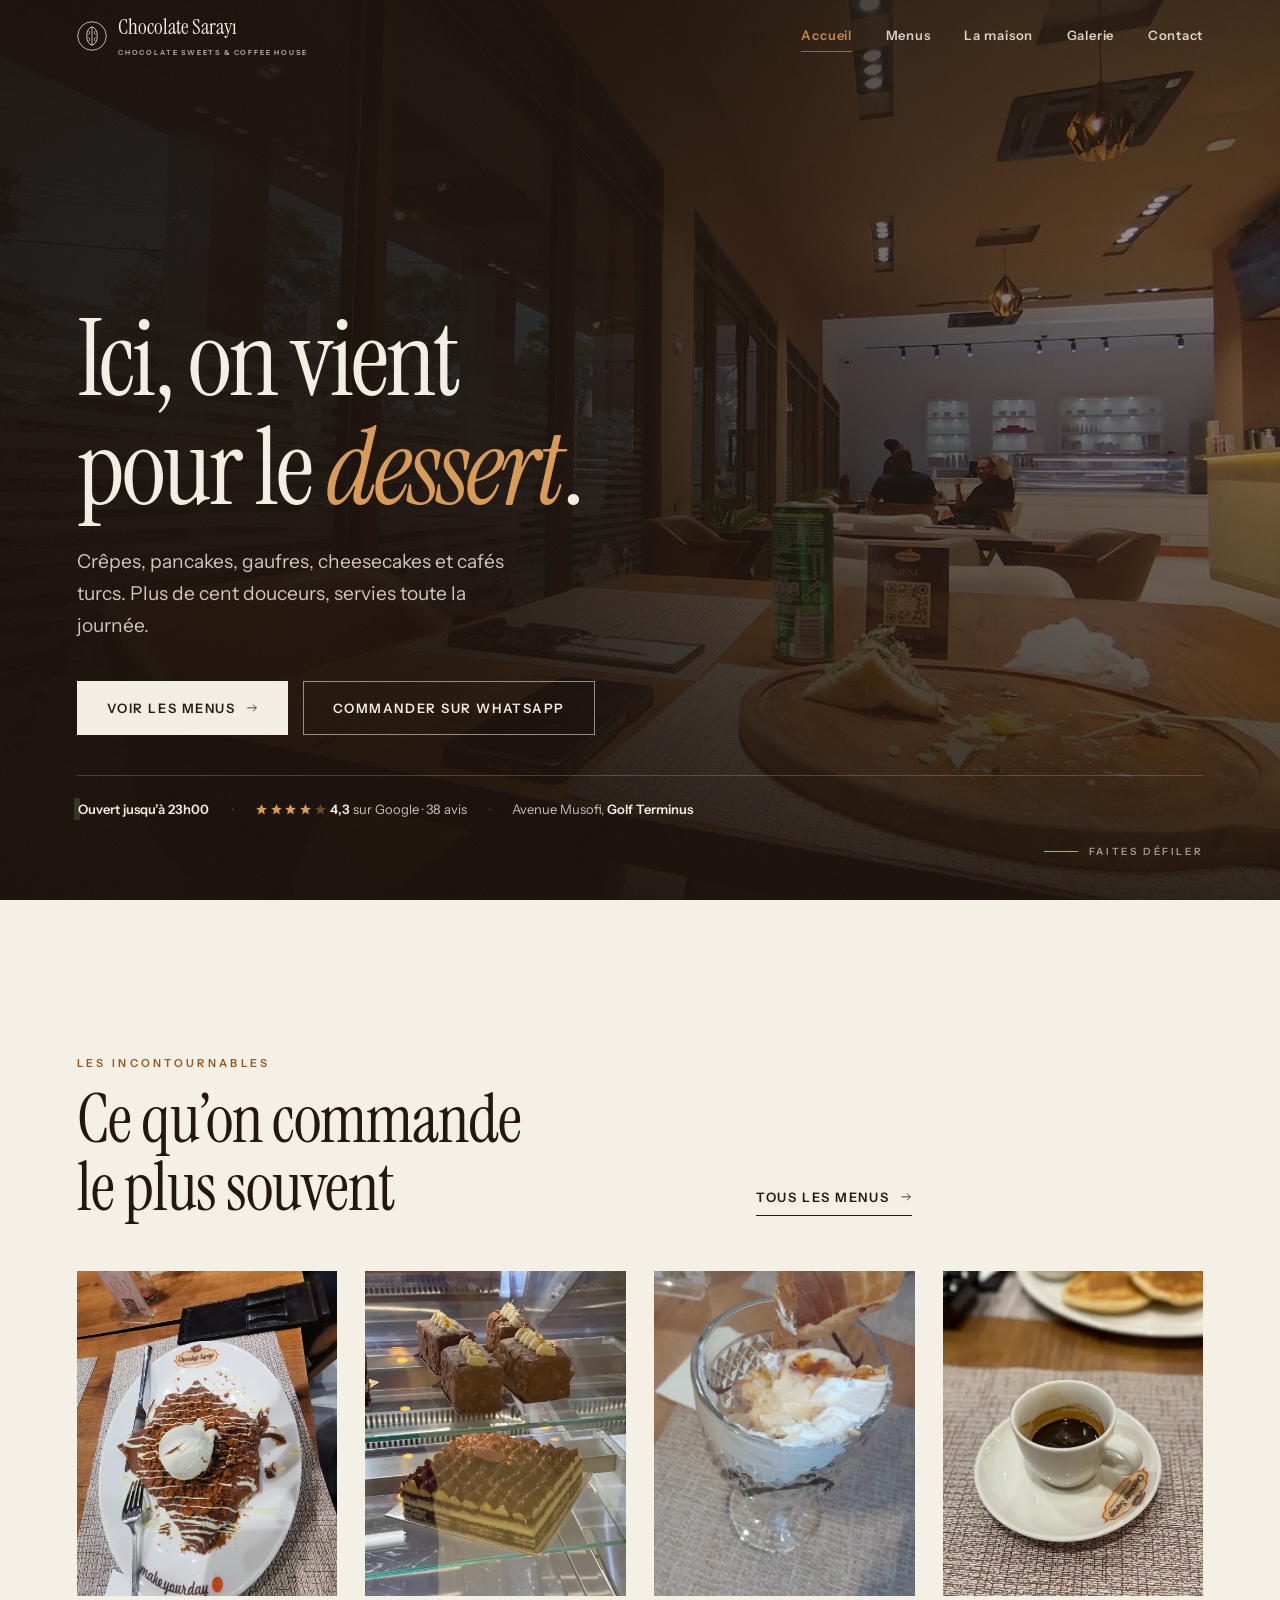
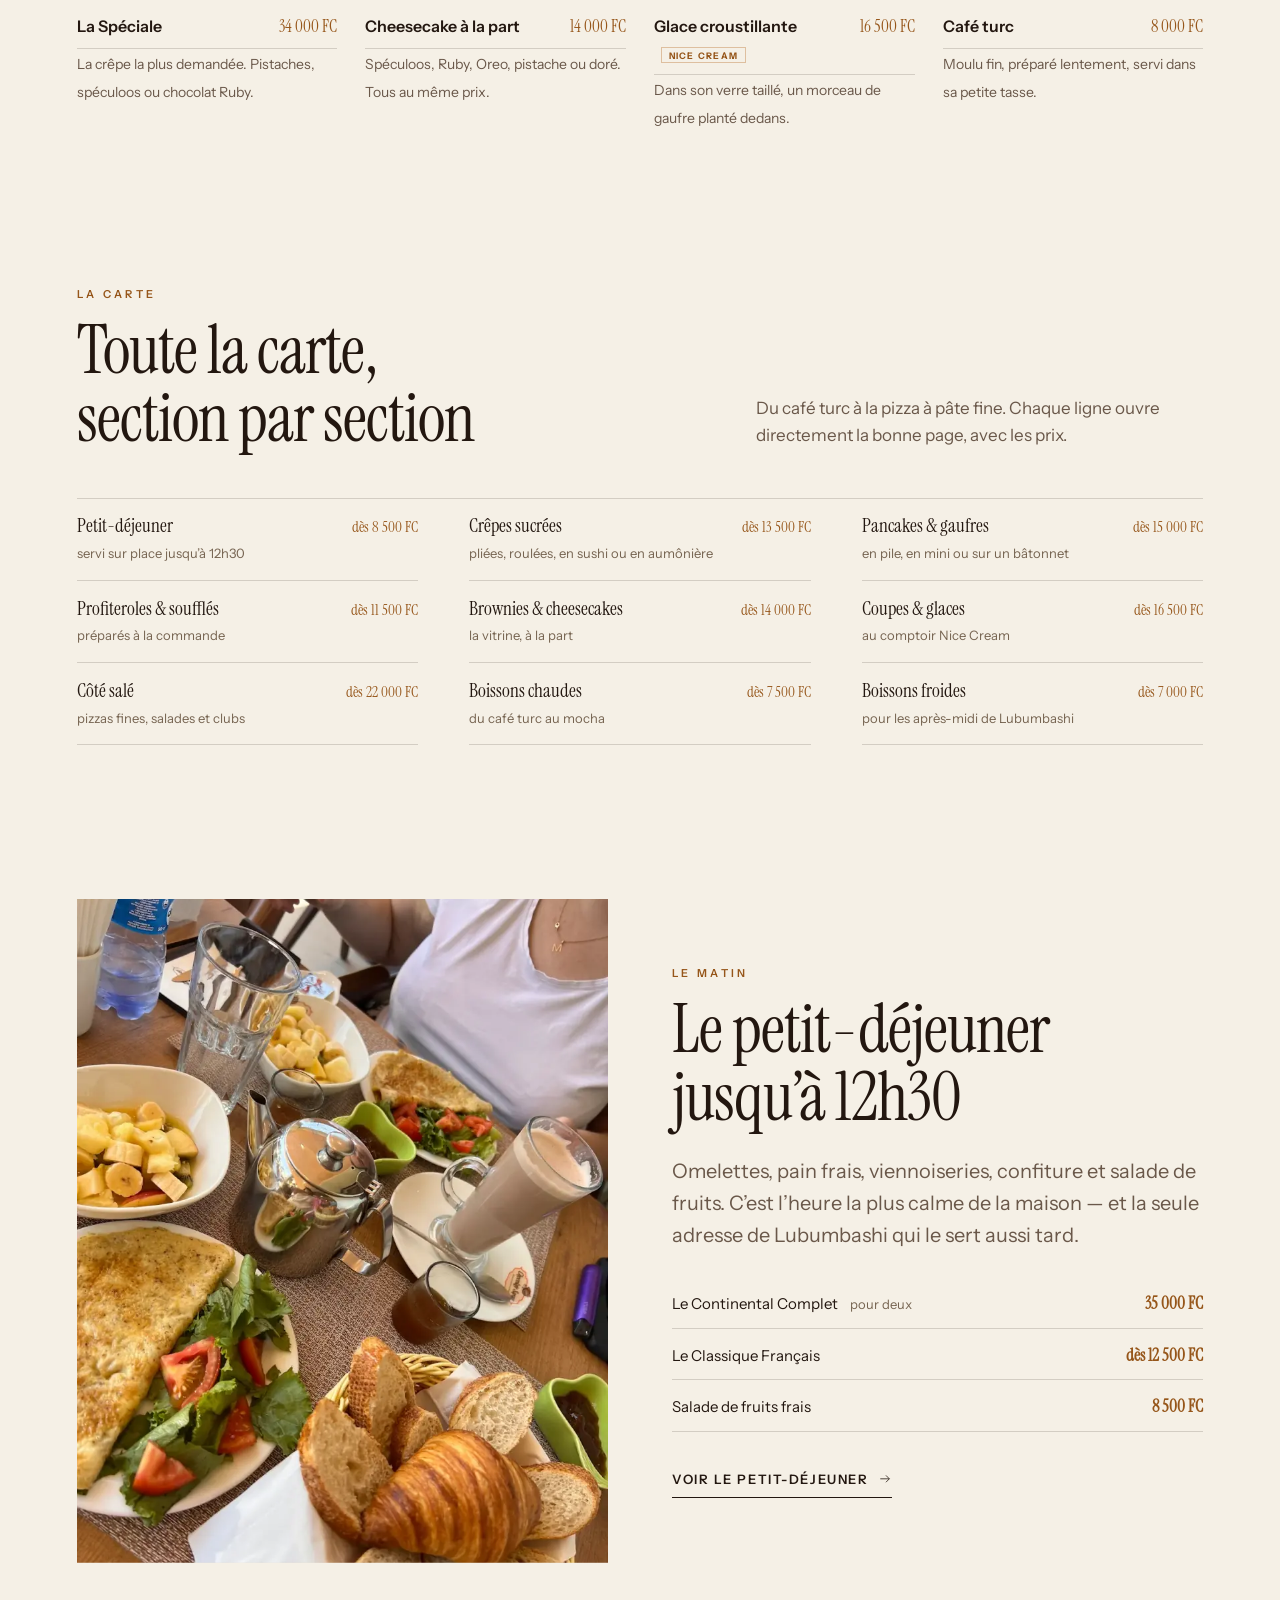
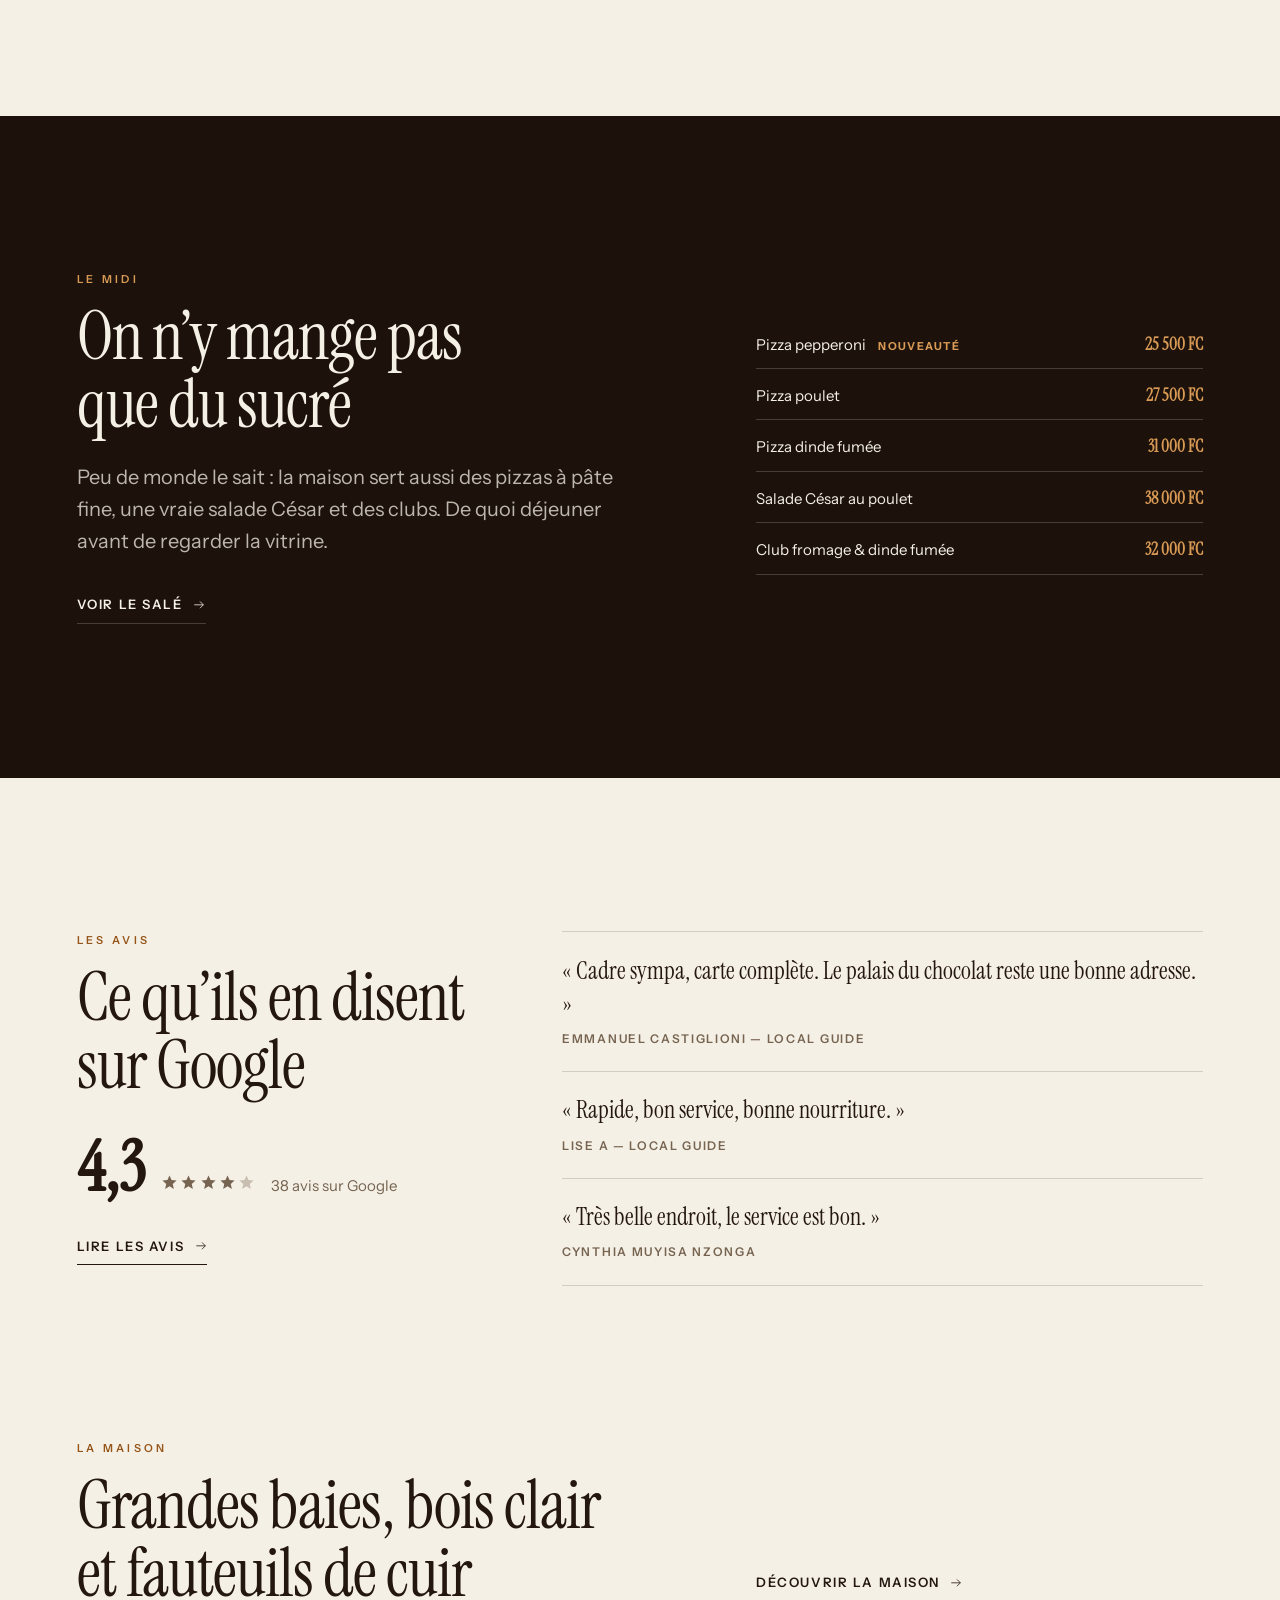
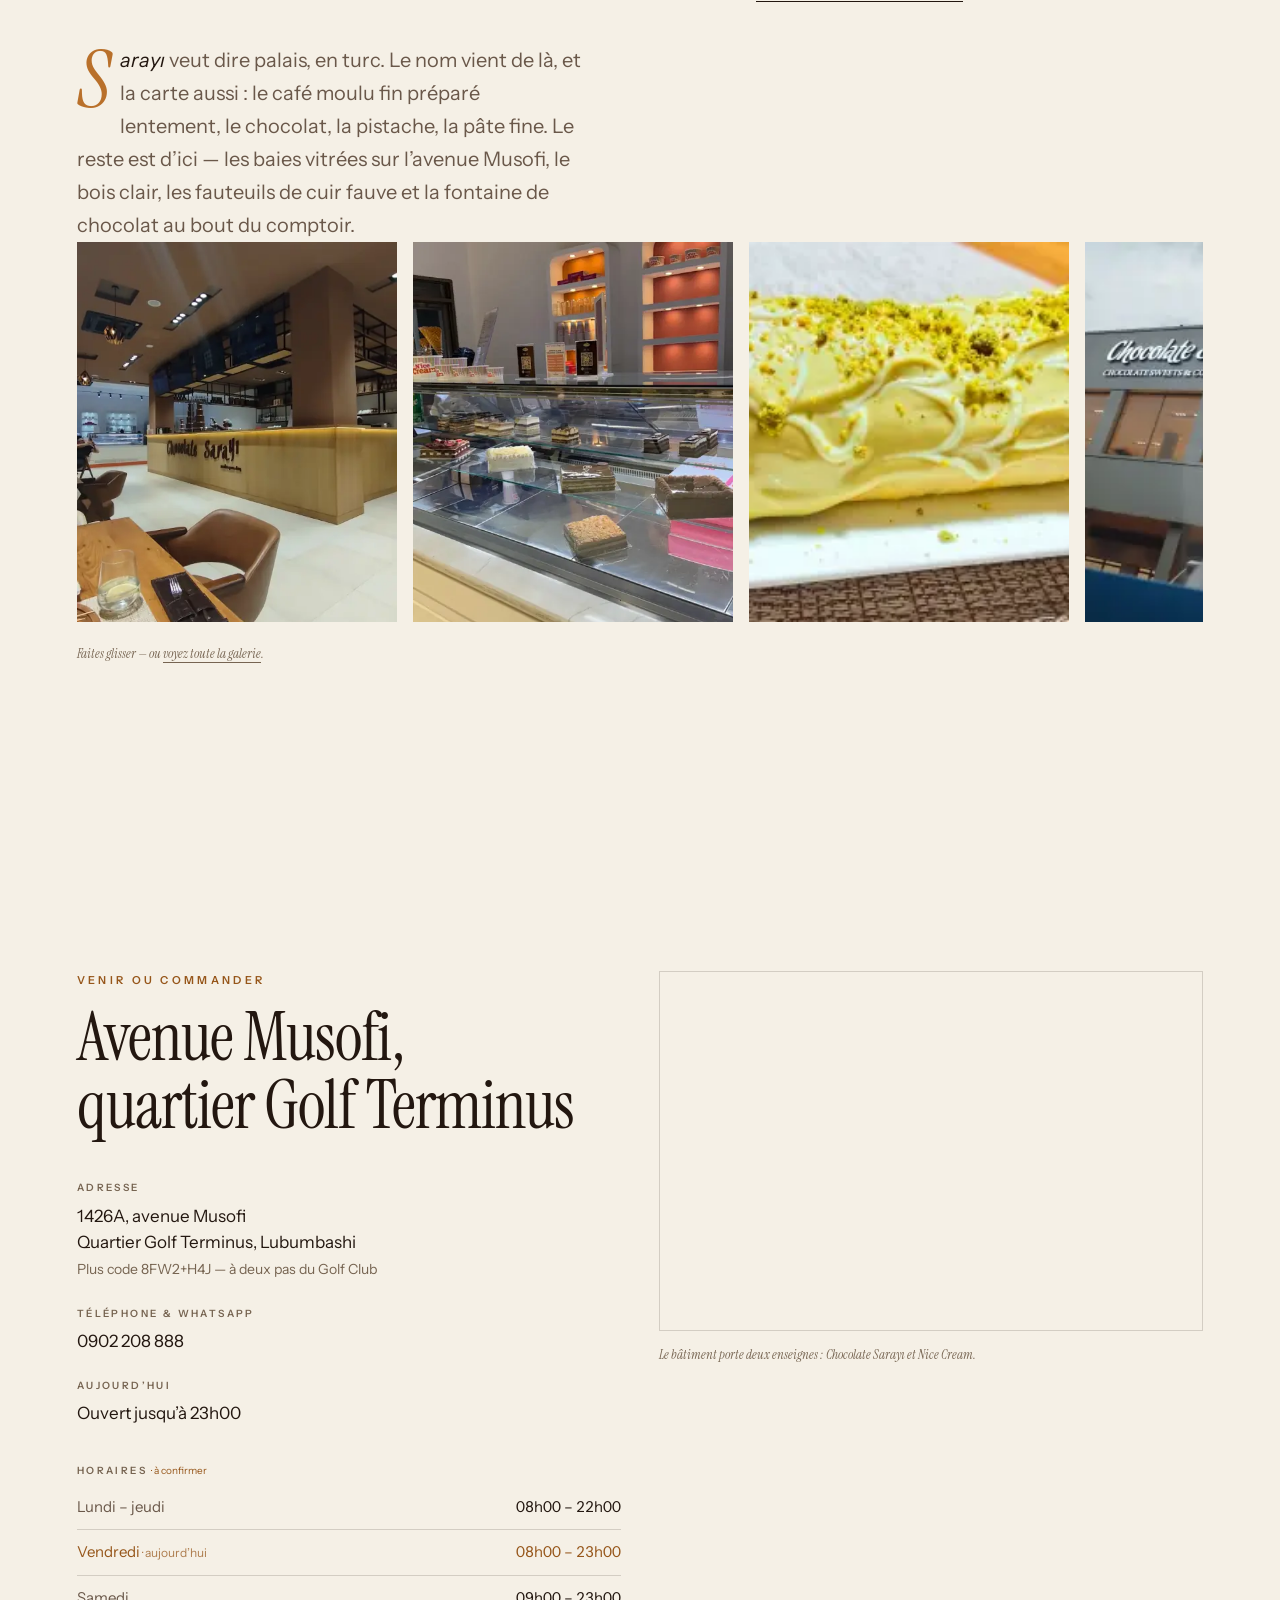
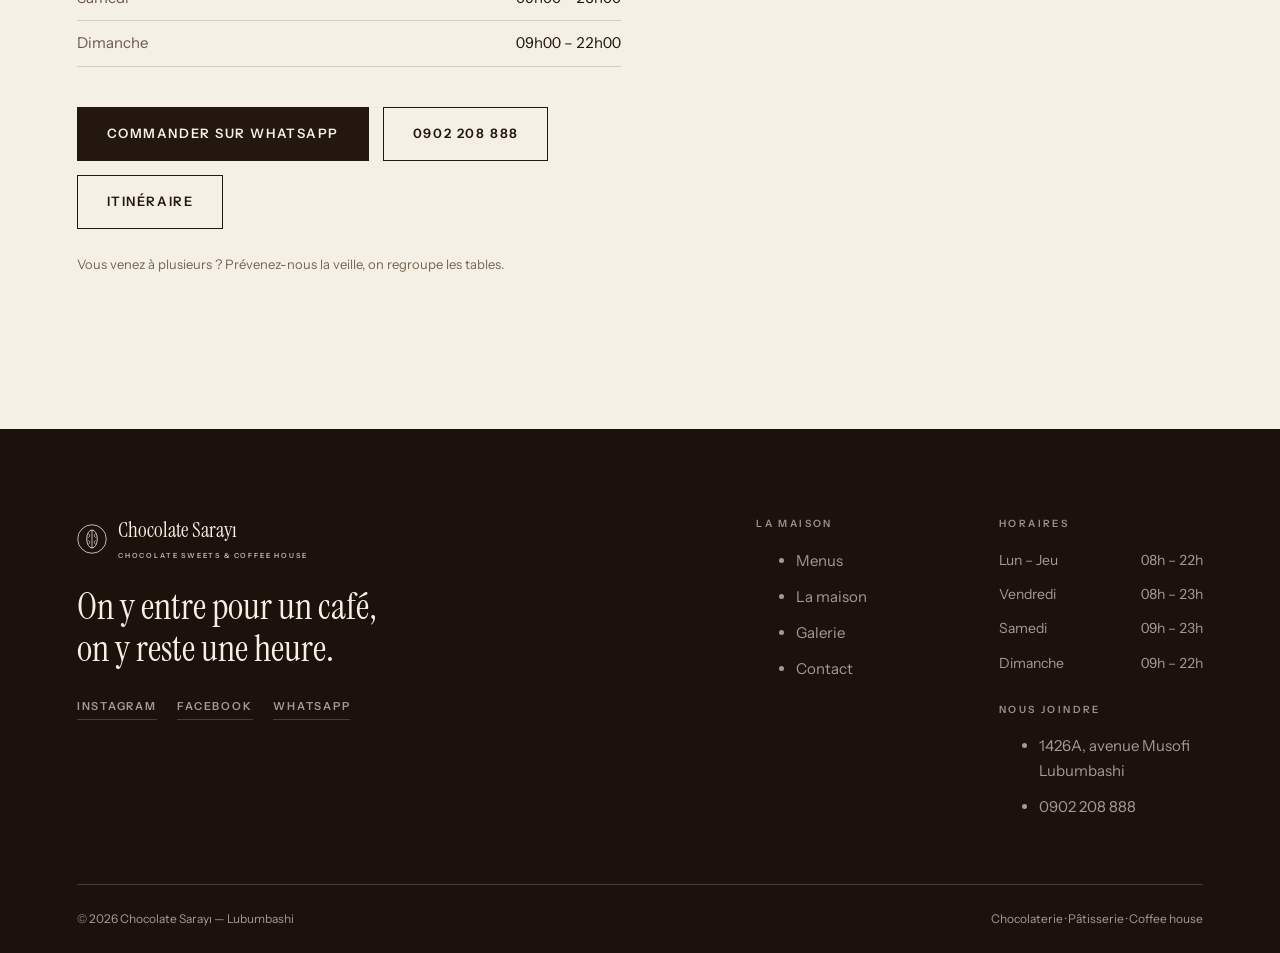
<file: index.html>
<!DOCTYPE html>
<html lang="fr">
<head>
<meta charset="utf-8">
<meta name="viewport" content="width=device-width,initial-scale=1">
<title>Chocolate Sarayı — Crêpes, gâteaux et cafés à Lubumbashi</title>
<meta name="description" content="Crêpes, pancakes, gaufres, cheesecakes et cafés turcs à Lubumbashi. Petit-déjeuner servi jusqu’à 12h30, pizzas et salades le midi. Avenue Musofi, quartier Golf Terminus.">
<link rel="canonical" href="https://www.chocolatesarayi.cd/">
<!-- Copie de démonstration : elle ne doit jamais être référencée.
     Le site définitif reprendra la directive index,follow du projet. -->
<meta name="robots" content="noindex,nofollow">
<meta name="geo.region" content="CD-HK">
<meta name="geo.placename" content="Lubumbashi">
<meta name="geo.position" content="-11.6535407;27.4502638">
<meta name="ICBM" content="-11.6535407, 27.4502638">
<meta name="theme-color" content="#1C120B">

<meta property="og:type" content="website">
<meta property="og:locale" content="fr_CD">
<meta property="og:site_name" content="Chocolate Sarayı">
<meta property="og:title" content="Chocolate Sarayı — Crêpes, gâteaux et cafés à Lubumbashi">
<meta property="og:description" content="Crêpes, pancakes, gaufres, cheesecakes et cafés turcs. Petit-déjeuner jusqu’à 12h30, avenue Musofi.">
<meta property="og:url" content="https://www.chocolatesarayi.cd/">
<meta property="og:image" content="https://www.chocolatesarayi.cd/assets/img/crepe-chocolat-glace-chocolate-sarayi-lubumbashi.jpg">
<meta name="twitter:card" content="summary_large_image">

<link rel="icon" href="assets/img/favicon.svg" type="image/svg+xml">
<link rel="preconnect" href="https://fonts.googleapis.com">
<link rel="preconnect" href="https://fonts.gstatic.com" crossorigin>
<link rel="preload" as="image" href="assets/img/salle-baies-vitrees-chocolate-sarayi-lubumbashi.webp"
      imagesrcset="assets/img/salle-baies-vitrees-chocolate-sarayi-lubumbashi-480.webp 480w, assets/img/salle-baies-vitrees-chocolate-sarayi-lubumbashi-800.webp 800w, assets/img/salle-baies-vitrees-chocolate-sarayi-lubumbashi-1200.webp 1200w, assets/img/salle-baies-vitrees-chocolate-sarayi-lubumbashi.webp 1800w"
      imagesizes="100vw" fetchpriority="high">
<link href="https://fonts.googleapis.com/css2?family=Instrument+Sans:ital,wght@0,400..700;1,400..600&family=Instrument+Serif:ital@0;1&display=swap" rel="stylesheet">
<link rel="stylesheet" href="assets/css/style.css">

<script type="application/ld+json">
{
  "@context": "https://schema.org",
  "@graph": [
    {
      "@type": ["CafeOrCoffeeShop", "Bakery"],
      "@id": "https://www.chocolatesarayi.cd/#maison",
      "name": "Chocolate Sarayı",
      "alternateName": ["Chocolate Sarayi", "Chocolate Sweets & Coffee House"],
      "slogan": "Make your day",
      "url": "https://www.chocolatesarayi.cd/",
      "image": [
        "https://www.chocolatesarayi.cd/assets/img/facade-chocolate-sarayi-lubumbashi.jpg",
        "https://www.chocolatesarayi.cd/assets/img/salle-baies-vitrees-chocolate-sarayi-lubumbashi.jpg",
        "https://www.chocolatesarayi.cd/assets/img/crepe-chocolat-glace-chocolate-sarayi-lubumbashi.jpg"
      ],
      "description": "Chocolaterie, pâtisserie et coffee house à Lubumbashi. Crêpes, pancakes, gaufres, profiteroles, cheesecakes, pizzas fines, cafés turcs et petits-déjeuners servis jusqu’à 12h30.",
      "telephone": "+243902208888",
      "priceRange": "$$",
      "currenciesAccepted": "CDF, USD",
      "servesCuisine": ["Pâtisserie", "Crêpes", "Chocolat", "Café", "Petit-déjeuner", "Pizza"],
      "address": {
        "@type": "PostalAddress",
        "streetAddress": "1426A, avenue Musofi, quartier Golf Terminus",
        "addressLocality": "Lubumbashi",
        "addressRegion": "Haut-Katanga",
        "addressCountry": "CD"
      },
      "geo": { "@type": "GeoCoordinates", "latitude": -11.6535407, "longitude": 27.4502638 },
      "hasMap": "https://www.google.com/maps/place/Chocolate+Sarayi/@-11.6535407,27.4502638,17z",
      "menu": "https://www.chocolatesarayi.cd/carte.html",
      "sameAs": [
        "https://www.instagram.com/chocolatesarayi.lubumbashi/",
        "https://web.facebook.com/people/Chocolatesarayi-Lubumbashi/61585087080867/"
      ],
      "aggregateRating": {
        "@type": "AggregateRating",
        "ratingValue": "4.3", "reviewCount": "38", "bestRating": "5", "worstRating": "1"
      },
      "paymentAccepted": "Espèces (francs congolais, dollars américains)",
      "areaServed": { "@type": "City", "name": "Lubumbashi" },
      "potentialAction": {
        "@type": "OrderAction",
        "target": {
          "@type": "EntryPoint",
          "urlTemplate": "https://wa.me/243902208888",
          "actionPlatform": ["http://schema.org/MobileWebPlatform", "http://schema.org/DesktopWebPlatform"]
        },
        "deliveryMethod": "http://purl.org/goodrelations/v1#PickUpAtStorePickup"
      }
    },
    {
      "@type": "WebSite",
      "@id": "https://www.chocolatesarayi.cd/#site",
      "url": "https://www.chocolatesarayi.cd/",
      "name": "Chocolate Sarayı",
      "inLanguage": "fr",
      "publisher": { "@id": "https://www.chocolatesarayi.cd/#maison" }
    }
  ]
}
</script>
</head>
<body>

<a href="#principal" class="sr">Aller au contenu</a>

<header class="entete">
  <div class="enveloppe entete__in">
    <a href="index.html" class="marque" aria-label="Chocolate Sarayı, accueil">
      <svg class="marque__mark" viewBox="0 0 40 40" fill="none" aria-hidden="true">
        <circle cx="20" cy="20" r="19" stroke="currentColor" stroke-width="1"/>
        <ellipse cx="20" cy="20" rx="7" ry="12" stroke="currentColor" stroke-width="1.1"/>
        <path d="M20 8v24" stroke="currentColor" stroke-width="1"/>
        <path d="M15.6 13.2c1.9 1.5 1.9 3.3 0 4.8m8.8-4.8c-1.9 1.5-1.9 3.3 0 4.8M15.6 22c1.9 1.5 1.9 3.3 0 4.8m8.8-4.8c-1.9 1.5-1.9 3.3 0 4.8"
              stroke="currentColor" stroke-width=".9" stroke-linecap="round"/>
      </svg>
      <span>
        <span class="marque__nom">Chocolate Sarayı</span>
        <span class="marque__sous">Chocolate Sweets &amp; Coffee House</span>
      </span>
    </a>

    <nav class="nav" id="menu" aria-label="Navigation principale">
      <a href="index.html" aria-current="page">Accueil</a>
      <a href="carte.html">Menus</a>
      <a href="maison.html">La maison</a>
      <a href="galerie.html">Galerie</a>
      <a href="contact.html">Contact</a>
      <p class="nav__pied">
        1426A, avenue Musofi — Lubumbashi<br>
        <a href="tel:+243902208888">0902 208 888</a>
      </p>
    </nav>

    <button class="burger" aria-label="Ouvrir le menu" aria-expanded="false" aria-controls="menu"><span></span></button>
  </div>
</header>

<main id="principal">

  <!-- ===== 1. Donner faim, et deux façons d'agir ===== -->
  <section class="ouverture clair">
    <div class="ouverture__fond">
      <img src="assets/img/salle-baies-vitrees-chocolate-sarayi-lubumbashi.webp"
           srcset="assets/img/salle-baies-vitrees-chocolate-sarayi-lubumbashi-480.webp 480w, assets/img/salle-baies-vitrees-chocolate-sarayi-lubumbashi-800.webp 800w, assets/img/salle-baies-vitrees-chocolate-sarayi-lubumbashi-1200.webp 1200w, assets/img/salle-baies-vitrees-chocolate-sarayi-lubumbashi.webp 1800w"
           sizes="100vw"
           alt="La salle de Chocolate Sarayı à Lubumbashi, ses baies vitrées et ses fauteuils de cuir fauve"
           width="1800" height="1015" fetchpriority="high">
    </div>
    <div class="enveloppe ouverture__in">
      <h1>Ici, on vient<br>pour le <em>dessert</em>.</h1>
      <p class="ouverture__ligne">
        Crêpes, pancakes, gaufres, cheesecakes et cafés turcs.
        Plus de cent douceurs, servies toute la journée.
      </p>

      <div class="ouverture__actions">
        <a href="carte.html" class="btn btn--plein">Voir les menus
          <svg viewBox="0 0 24 24" fill="none" stroke="currentColor" stroke-width="1.4"><path d="M4 12h16m-6-6 6 6-6 6"/></svg>
        </a>
        <a href="https://wa.me/243902208888" class="btn btn--contour" target="_blank" rel="noopener">Commander sur WhatsApp</a>
      </div>

      <p class="reperes">
        <span><span class="reperes__point"></span><b data-etat>Ouvert</b></span>
        <span class="reperes__sep">·</span>
        <span>
          <span class="reperes__etoiles" aria-hidden="true">
            <svg viewBox="0 0 24 24" fill="currentColor"><path d="m12 17.3-6.2 3.7 1.6-7L2 9.2l7.1-.6L12 2l2.9 6.6 7.1.6-5.4 4.8 1.6 7z"/></svg>
            <svg viewBox="0 0 24 24" fill="currentColor"><path d="m12 17.3-6.2 3.7 1.6-7L2 9.2l7.1-.6L12 2l2.9 6.6 7.1.6-5.4 4.8 1.6 7z"/></svg>
            <svg viewBox="0 0 24 24" fill="currentColor"><path d="m12 17.3-6.2 3.7 1.6-7L2 9.2l7.1-.6L12 2l2.9 6.6 7.1.6-5.4 4.8 1.6 7z"/></svg>
            <svg viewBox="0 0 24 24" fill="currentColor"><path d="m12 17.3-6.2 3.7 1.6-7L2 9.2l7.1-.6L12 2l2.9 6.6 7.1.6-5.4 4.8 1.6 7z"/></svg>
            <svg viewBox="0 0 24 24" fill="currentColor" opacity=".4"><path d="m12 17.3-6.2 3.7 1.6-7L2 9.2l7.1-.6L12 2l2.9 6.6 7.1.6-5.4 4.8 1.6 7z"/></svg>
          </span>
          <b>4,3</b> sur Google · 38 avis
        </span>
        <span class="reperes__sep">·</span>
        <span>Avenue Musofi, <b>Golf Terminus</b></span>
      </p>
    </div>
    <span class="defilement" style="position:absolute;right:var(--marge);bottom:clamp(1.5rem,4vw,2.5rem)" aria-hidden="true"><i></i> Faites défiler</span>
  </section>

  <!-- ===== 2. Montrer le produit, et le prix ===== -->
  <section class="bloc">
    <div class="enveloppe">
      <div class="grille" style="align-items:end;margin-bottom:clamp(2rem,4vw,3rem)">
        <div class="c1-7">
          <span class="capitale">Les incontournables</span>
          <h2 style="margin-top:.9rem">Ce qu’on commande<br>le plus souvent</h2>
        </div>
        <p class="c8-13" style="padding-bottom:.4rem">
          <a href="carte.html" class="btn">Tous les menus
            <svg viewBox="0 0 24 24" fill="none" stroke="currentColor" stroke-width="1.4"><path d="M4 12h16m-6-6 6 6-6 6"/></svg>
          </a>
        </p>
      </div>

      <div class="produits suite">
        <a href="carte.html#crepes" class="produit">
          <div class="produit__photo">
            <img src="assets/img/crepe-chocolat-glace-chocolate-sarayi-lubumbashi.webp"
           srcset="assets/img/crepe-chocolat-glace-chocolate-sarayi-lubumbashi-480.webp 480w, assets/img/crepe-chocolat-glace-chocolate-sarayi-lubumbashi-800.webp 800w, assets/img/crepe-chocolat-glace-chocolate-sarayi-lubumbashi.webp 1012w"
           sizes="(min-width:981px) 314px, 46vw"
                 alt="Crêpe La Spéciale nappée de chocolat, éclats de biscuit et boule de glace, Chocolate Sarayı Lubumbashi"
                 width="1012" height="1350" loading="lazy">
          </div>
          <span class="produit__ligne"><span class="produit__nom">La Spéciale</span><span class="produit__px">34 000 FC</span></span>
          <span class="produit__desc">La crêpe la plus demandée. Pistaches, spéculoos ou chocolat Ruby.</span>
        </a>

        <a href="carte.html#brownies" class="produit">
          <div class="produit__photo">
            <img src="assets/img/vitrine-patisseries-chocolate-sarayi-lubumbashi.webp"
           srcset="assets/img/vitrine-patisseries-chocolate-sarayi-lubumbashi-480.webp 480w, assets/img/vitrine-patisseries-chocolate-sarayi-lubumbashi.webp 759w"
           sizes="(min-width:981px) 314px, 46vw"
                 alt="Cheesecakes et pâtisseries chocolat-amandes dans la vitrine de Chocolate Sarayı"
                 width="759" height="1350" loading="lazy">
          </div>
          <span class="produit__ligne"><span class="produit__nom">Cheesecake à la part</span><span class="produit__px">14 000 FC</span></span>
          <span class="produit__desc">Spéculoos, Ruby, Oreo, pistache ou doré. Tous au même prix.</span>
        </a>

        <a href="carte.html#coupes" class="produit">
          <div class="produit__photo">
            <img src="assets/img/coupe-glacee-chocolate-sarayi-lubumbashi.webp"
           srcset="assets/img/coupe-glacee-chocolate-sarayi-lubumbashi-480.webp 480w, assets/img/coupe-glacee-chocolate-sarayi-lubumbashi.webp 759w"
           sizes="(min-width:981px) 314px, 46vw"
                 alt="Glace croustillante servie dans un verre taillé avec un éclat de gaufre, Chocolate Sarayı"
                 width="759" height="1350" loading="lazy">
          </div>
          <span class="produit__ligne"><span class="produit__nom">Glace croustillante <span class="met__marque">Nice Cream</span></span><span class="produit__px">16 500 FC</span></span>
          <span class="produit__desc">Dans son verre taillé, un morceau de gaufre planté dedans.</span>
        </a>

        <a href="carte.html#chaudes" class="produit">
          <div class="produit__photo">
            <img src="assets/img/cafe-turc-chocolate-sarayi-lubumbashi.webp"
           srcset="assets/img/cafe-turc-chocolate-sarayi-lubumbashi-480.webp 480w, assets/img/cafe-turc-chocolate-sarayi-lubumbashi-800.webp 800w, assets/img/cafe-turc-chocolate-sarayi-lubumbashi.webp 1012w"
           sizes="(min-width:981px) 314px, 46vw"
                 alt="Café turc servi dans sa petite tasse marquée Chocolate Sarayı"
                 width="1012" height="1350" loading="lazy">
          </div>
          <span class="produit__ligne"><span class="produit__nom">Café turc</span><span class="produit__px">8 000 FC</span></span>
          <span class="produit__desc">Moulu fin, préparé lentement, servi dans sa petite tasse.</span>
        </a>
      </div>
    </div>
  </section>

  <!-- ===== 3. Prouver l'étendue de la carte ===== -->
  <section class="bloc" style="padding-top:0">
    <div class="enveloppe">
      <div class="grille" style="align-items:end;margin-bottom:clamp(1.75rem,3.5vw,2.75rem)">
        <div class="c1-7">
          <span class="capitale">La carte</span>
          <h2 style="margin-top:.9rem">Toute la carte,<br>section par section</h2>
        </div>
        <p class="c8-13" style="padding-bottom:.3rem;color:var(--encre-douce);line-height:1.6">
          Du café turc à la pizza à pâte fine. Chaque ligne ouvre directement
          la bonne page, avec les prix.
        </p>
      </div>

      <ul class="index-carte suite">
        <li><a href="carte.html#petit-dejeuner">
          <span class="index-carte__nom">Petit-déjeuner</span>
          <span class="index-carte__px">dès 8 500 FC</span>
          <span class="index-carte__note">servi sur place jusqu’à 12h30</span>
        </a></li>
        <li><a href="carte.html#crepes">
          <span class="index-carte__nom">Crêpes sucrées</span>
          <span class="index-carte__px">dès 13 500 FC</span>
          <span class="index-carte__note">pliées, roulées, en sushi ou en aumônière</span>
        </a></li>
        <li><a href="carte.html#pancakes">
          <span class="index-carte__nom">Pancakes &amp; gaufres</span>
          <span class="index-carte__px">dès 15 000 FC</span>
          <span class="index-carte__note">en pile, en mini ou sur un bâtonnet</span>
        </a></li>
        <li><a href="carte.html#profiteroles">
          <span class="index-carte__nom">Profiteroles &amp; soufflés</span>
          <span class="index-carte__px">dès 11 500 FC</span>
          <span class="index-carte__note">préparés à la commande</span>
        </a></li>
        <li><a href="carte.html#brownies">
          <span class="index-carte__nom">Brownies &amp; cheesecakes</span>
          <span class="index-carte__px">dès 14 000 FC</span>
          <span class="index-carte__note">la vitrine, à la part</span>
        </a></li>
        <li><a href="carte.html#coupes">
          <span class="index-carte__nom">Coupes &amp; glaces</span>
          <span class="index-carte__px">dès 16 500 FC</span>
          <span class="index-carte__note">au comptoir Nice Cream</span>
        </a></li>
        <li><a href="carte.html#sale">
          <span class="index-carte__nom">Côté salé</span>
          <span class="index-carte__px">dès 22 000 FC</span>
          <span class="index-carte__note">pizzas fines, salades et clubs</span>
        </a></li>
        <li><a href="carte.html#chaudes">
          <span class="index-carte__nom">Boissons chaudes</span>
          <span class="index-carte__px">dès 7 500 FC</span>
          <span class="index-carte__note">du café turc au mocha</span>
        </a></li>
        <li><a href="carte.html#froides">
          <span class="index-carte__nom">Boissons froides</span>
          <span class="index-carte__px">dès 7 000 FC</span>
          <span class="index-carte__note">pour les après-midi de Lubumbashi</span>
        </a></li>
      </ul>
    </div>
  </section>

  <!-- ===== 4. Le créneau que personne d'autre n'occupe ===== -->
  <section class="bloc" style="padding-top:0">
    <div class="enveloppe argument">
      <figure class="argument__photo devoile" style="aspect-ratio:4/5">
        <img src="assets/img/petit-dejeuner-chocolate-sarayi-lubumbashi.webp"
           srcset="assets/img/petit-dejeuner-chocolate-sarayi-lubumbashi-480.webp 480w, assets/img/petit-dejeuner-chocolate-sarayi-lubumbashi-800.webp 800w, assets/img/petit-dejeuner-chocolate-sarayi-lubumbashi.webp 1012w"
           sizes="(min-width:901px) 46vw, 100vw"
             alt="Petit-déjeuner servi chez Chocolate Sarayı : omelette, salade de fruits, croissant, pain et café latte"
             width="1012" height="1350" loading="lazy">
      </figure>
      <div class="argument__texte monte">
        <span class="capitale">Le matin</span>
        <h2 style="margin-top:.9rem">Le petit-déjeuner<br>jusqu’à 12h30</h2>
        <p class="chapeau" style="margin-top:1.4rem">
          Omelettes, pain frais, viennoiseries, confiture et salade de fruits.
          C’est l’heure la plus calme de la maison — et la seule adresse de
          Lubumbashi qui le sert aussi tard.
        </p>
        <ul class="argument__liste">
          <li>Le Continental Complet <span style="color:var(--encre-pale);font-size:.8125rem">pour deux</span> <b>35 000 FC</b></li>
          <li>Le Classique Français <b>dès 12 500 FC</b></li>
          <li>Salade de fruits frais <b>8 500 FC</b></li>
        </ul>
        <p style="margin-top:2rem">
          <a href="carte.html#petit-dejeuner" class="btn">Voir le petit-déjeuner
            <svg viewBox="0 0 24 24" fill="none" stroke="currentColor" stroke-width="1.4"><path d="M4 12h16m-6-6 6 6-6 6"/></svg>
          </a>
        </p>
      </div>
    </div>
  </section>

  <!-- ===== 5. La surprise : on y déjeune aussi ===== -->
  <section class="bloc clair" style="background:var(--cacao)">
    <div class="enveloppe grille" style="align-items:center">
      <div class="c1-6 monte">
        <span class="capitale">Le midi</span>
        <h2 style="margin-top:.9rem">On n’y mange pas<br>que du sucré</h2>
        <p class="chapeau" style="margin-top:1.4rem">
          Peu de monde le sait : la maison sert aussi des pizzas à pâte fine,
          une vraie salade César et des clubs. De quoi déjeuner avant de
          regarder la vitrine.
        </p>
        <p style="margin-top:2rem">
          <a href="carte.html#sale" class="btn">Voir le salé
            <svg viewBox="0 0 24 24" fill="none" stroke="currentColor" stroke-width="1.4"><path d="M4 12h16m-6-6 6 6-6 6"/></svg>
          </a>
        </p>
      </div>
      <div class="c8-13 monte" data-d="1">
        <ul class="argument__liste" style="margin-top:0">
          <li>Pizza pepperoni <span style="color:var(--caramel-clair);font-size:.6875rem;letter-spacing:.12em;text-transform:uppercase;font-weight:700">Nouveauté</span> <b>25 500 FC</b></li>
          <li>Pizza poulet <b>27 500 FC</b></li>
          <li>Pizza dinde fumée <b>31 000 FC</b></li>
          <li>Salade César au poulet <b>38 000 FC</b></li>
          <li>Club fromage &amp; dinde fumée <b>32 000 FC</b></li>
        </ul>
      </div>
    </div>
  </section>

  <!-- ===== 6. La preuve ===== -->
  <section class="bloc">
    <div class="enveloppe grille">
      <div class="c1-5 monte">
        <span class="capitale">Les avis</span>
        <h2 style="margin-top:.9rem">Ce qu’ils en disent<br>sur Google</h2>
        <div class="note-globale" style="margin-top:2rem">
          <strong>4,3</strong>
          <span class="note-globale__etoiles" aria-hidden="true">
            <svg viewBox="0 0 24 24" fill="currentColor"><path d="m12 17.3-6.2 3.7 1.6-7L2 9.2l7.1-.6L12 2l2.9 6.6 7.1.6-5.4 4.8 1.6 7z"/></svg>
            <svg viewBox="0 0 24 24" fill="currentColor"><path d="m12 17.3-6.2 3.7 1.6-7L2 9.2l7.1-.6L12 2l2.9 6.6 7.1.6-5.4 4.8 1.6 7z"/></svg>
            <svg viewBox="0 0 24 24" fill="currentColor"><path d="m12 17.3-6.2 3.7 1.6-7L2 9.2l7.1-.6L12 2l2.9 6.6 7.1.6-5.4 4.8 1.6 7z"/></svg>
            <svg viewBox="0 0 24 24" fill="currentColor"><path d="m12 17.3-6.2 3.7 1.6-7L2 9.2l7.1-.6L12 2l2.9 6.6 7.1.6-5.4 4.8 1.6 7z"/></svg>
            <svg viewBox="0 0 24 24" fill="currentColor" opacity=".35"><path d="m12 17.3-6.2 3.7 1.6-7L2 9.2l7.1-.6L12 2l2.9 6.6 7.1.6-5.4 4.8 1.6 7z"/></svg>
          </span>
          <span>38 avis sur Google</span>
        </div>
        <p style="margin-top:1.75rem">
          <a href="https://www.google.com/maps/place/Chocolate+Sarayi/@-11.6535407,27.4502638,17z" class="btn" target="_blank" rel="noopener">Lire les avis
            <svg viewBox="0 0 24 24" fill="none" stroke="currentColor" stroke-width="1.4"><path d="M4 12h16m-6-6 6 6-6 6"/></svg>
          </a>
        </p>
      </div>

      <ul class="temoignages c6-13 suite" style="margin-top:0">
        <li>
          <p>« Cadre sympa, carte complète. Le palais du chocolat reste une bonne adresse. »</p>
          <cite>Emmanuel Castiglioni — Local Guide</cite>
        </li>
        <li>
          <p>« Rapide, bon service, bonne nourriture. »</p>
          <cite>Lise A — Local Guide</cite>
        </li>
        <li>
          <p>« Très belle endroit, le service est bon. »</p>
          <cite>Cynthia Muyisa Nzonga</cite>
        </li>
      </ul>
    </div>
  </section>

  <!-- ===== 7. Prouver que le lieu est beau ===== -->
  <section class="bloc" style="padding-top:0">
    <div class="enveloppe">
      <div class="grille" style="align-items:end;margin-bottom:2rem">
        <div class="c1-7">
          <span class="capitale">La maison</span>
          <h2 style="margin-top:.9rem">Grandes baies, bois clair<br>et fauteuils de cuir</h2>
        </div>
        <p class="c8-13" style="padding-bottom:.4rem">
          <a href="maison.html" class="btn">Découvrir la maison
            <svg viewBox="0 0 24 24" fill="none" stroke="currentColor" stroke-width="1.4"><path d="M4 12h16m-6-6 6 6-6 6"/></svg>
          </a>
        </p>
      </div>
      <div class="mot monte" data-d="1">
        <p class="lettrine"><em>Sarayı</em> veut dire palais, en turc. Le nom vient de là,
        et la carte aussi : le café moulu fin préparé lentement, le chocolat,
        la pistache, la pâte fine. Le reste est d’ici — les baies vitrées sur
        l’avenue Musofi, le bois clair, les fauteuils de cuir fauve et la
        fontaine de chocolat au bout du comptoir.</p>
      </div>
    </div>

    <div class="enveloppe">
      <div class="rouleau">
        <a href="galerie.html"><img src="assets/img/comptoir-salon-chocolate-sarayi-lubumbashi.webp"
           srcset="assets/img/comptoir-salon-chocolate-sarayi-lubumbashi-480.webp 480w, assets/img/comptoir-salon-chocolate-sarayi-lubumbashi.webp 761w"
           sizes="(min-width:1231px) 320px, (min-width:770px) 26vw, 200px" alt="Le comptoir de Chocolate Sarayı et sa fontaine de chocolat" width="761" height="1350" loading="lazy"></a>
        <a href="galerie.html"><img src="assets/img/vitrine-gateaux-nice-cream-lubumbashi.webp"
           srcset="assets/img/vitrine-gateaux-nice-cream-lubumbashi-480.webp 480w, assets/img/vitrine-gateaux-nice-cream-lubumbashi.webp 759w"
           sizes="(min-width:1231px) 320px, (min-width:770px) 26vw, 200px" alt="Vitrine de gâteaux et pots de glace Nice Cream" width="759" height="1350" loading="lazy"></a>
        <a href="galerie.html"><img src="assets/img/roule-pistache-chocolate-sarayi-lubumbashi.webp"
           srcset="assets/img/roule-pistache-chocolate-sarayi-lubumbashi-480.webp 480w, assets/img/roule-pistache-chocolate-sarayi-lubumbashi-800.webp 800w, assets/img/roule-pistache-chocolate-sarayi-lubumbashi-1200.webp 1200w, assets/img/roule-pistache-chocolate-sarayi-lubumbashi.webp 1800w"
           sizes="(min-width:1231px) 320px, (min-width:770px) 26vw, 200px" alt="Roulé nappé de crème pistache et éclats de pistaches" width="1800" height="811" loading="lazy"></a>
        <a href="galerie.html"><img src="assets/img/facade-chocolate-sarayi-lubumbashi.webp"
           srcset="assets/img/facade-chocolate-sarayi-lubumbashi-480.webp 480w, assets/img/facade-chocolate-sarayi-lubumbashi-800.webp 800w, assets/img/facade-chocolate-sarayi-lubumbashi-1200.webp 1200w, assets/img/facade-chocolate-sarayi-lubumbashi.webp 1800w"
           sizes="(min-width:1231px) 320px, (min-width:770px) 26vw, 200px" alt="Façade de Chocolate Sarayı avenue Musofi à Lubumbashi" width="1800" height="1015" loading="lazy"></a>
        <a href="galerie.html"><img src="assets/img/salle-baies-vitrees-chocolate-sarayi-lubumbashi.webp"
           srcset="assets/img/salle-baies-vitrees-chocolate-sarayi-lubumbashi-480.webp 480w, assets/img/salle-baies-vitrees-chocolate-sarayi-lubumbashi-800.webp 800w, assets/img/salle-baies-vitrees-chocolate-sarayi-lubumbashi-1200.webp 1200w, assets/img/salle-baies-vitrees-chocolate-sarayi-lubumbashi.webp 1800w"
           sizes="(min-width:1231px) 320px, (min-width:770px) 26vw, 200px" alt="La salle et ses baies vitrées" width="1800" height="1015" loading="lazy"></a>
      </div>
      <p class="legende">Faites glisser — ou <a href="galerie.html" style="border-bottom:1px solid currentColor">voyez toute la galerie</a>.</p>
    </div>
  </section>

  <!-- ===== 8. Passer à l'acte ===== -->
  <section class="bloc pratique" id="pratique">
    <div class="enveloppe grille">
      <div class="c1-6 monte">
        <span class="capitale">Venir ou commander</span>
        <h2 style="margin:.9rem 0 2.5rem">Avenue Musofi,<br>quartier Golf Terminus</h2>

        <dl>
          <div>
            <dt>Adresse</dt>
            <dd>1426A, avenue Musofi<br>Quartier Golf Terminus, Lubumbashi<br>
              <span style="color:var(--encre-pale);font-size:.875rem">Plus code 8FW2+H4J — à deux pas du Golf Club</span></dd>
          </div>
          <div>
            <dt>Téléphone &amp; WhatsApp</dt>
            <dd><a href="tel:+243902208888">0902 208 888</a></dd>
          </div>
          <div>
            <dt>Aujourd’hui</dt>
            <dd data-etat>Ouvert</dd>
          </div>
        </dl>

        <h3 style="font-family:var(--texte);font-size:.625rem;letter-spacing:.24em;text-transform:uppercase;color:var(--encre-pale);font-weight:600;margin-top:2.5rem">
          Horaires <span style="color:var(--caramel-texte);text-transform:none;letter-spacing:0;font-weight:400">· à confirmer</span>
        </h3>
        <table class="horaires">
          <tbody>
            <tr data-jour="1 2 3 4"><th scope="row">Lundi – jeudi</th><td>08h00 – 22h00</td></tr>
            <tr data-jour="5"><th scope="row">Vendredi</th><td>08h00 – 23h00</td></tr>
            <tr data-jour="6"><th scope="row">Samedi</th><td>09h00 – 23h00</td></tr>
            <tr data-jour="0"><th scope="row">Dimanche</th><td>09h00 – 22h00</td></tr>
          </tbody>
        </table>

        <div class="ouverture__actions" style="margin-top:2.5rem">
          <a href="https://wa.me/243902208888" class="btn btn--plein" target="_blank" rel="noopener">Commander sur WhatsApp</a>
          <a href="tel:+243902208888" class="btn btn--contour">0902 208 888</a>
          <a href="https://www.google.com/maps/dir/?api=1&amp;destination=-11.6535407,27.4502638" class="btn btn--contour" target="_blank" rel="noopener">Itinéraire</a>
        </div>
        <p class="mention" style="margin-top:1.5rem">
          Vous venez à plusieurs&nbsp;? Prévenez-nous la veille, on regroupe les tables.
        </p>
      </div>

      <div class="c7-13 monte" data-d="1">
        <div class="plan">
          <iframe
            src="https://www.google.com/maps?q=-11.6535407,27.4502638&amp;hl=fr&amp;z=17&amp;output=embed"
            title="Emplacement de Chocolate Sarayı, avenue Musofi, Lubumbashi"
            loading="lazy" referrerpolicy="no-referrer-when-downgrade"></iframe>
        </div>
        <p class="legende">Le bâtiment porte deux enseignes : Chocolate Sarayı et Nice Cream.</p>
      </div>
    </div>
  </section>

</main>

<footer class="pied">
  <div class="enveloppe">
    <div class="grille">
      <div class="c1-6">
        <span class="marque">
          <svg class="marque__mark" viewBox="0 0 40 40" fill="none" aria-hidden="true">
            <circle cx="20" cy="20" r="19" stroke="currentColor" stroke-width="1"/>
            <ellipse cx="20" cy="20" rx="7" ry="12" stroke="currentColor" stroke-width="1.1"/>
            <path d="M20 8v24" stroke="currentColor" stroke-width="1"/>
            <path d="M15.6 13.2c1.9 1.5 1.9 3.3 0 4.8m8.8-4.8c-1.9 1.5-1.9 3.3 0 4.8M15.6 22c1.9 1.5 1.9 3.3 0 4.8m8.8-4.8c-1.9 1.5-1.9 3.3 0 4.8"
                  stroke="currentColor" stroke-width=".9" stroke-linecap="round"/>
          </svg>
          <span>
            <span class="marque__nom">Chocolate Sarayı</span>
            <span class="marque__sous">Chocolate Sweets &amp; Coffee House</span>
          </span>
        </span>
        <p class="pied__mot">On y entre pour un café, on y reste une heure.</p>
        <div class="reseaux">
          <a href="https://www.instagram.com/chocolatesarayi.lubumbashi/" target="_blank" rel="noopener">Instagram</a>
          <a href="https://web.facebook.com/people/Chocolatesarayi-Lubumbashi/61585087080867/" target="_blank" rel="noopener">Facebook</a>
          <a href="https://wa.me/243902208888" target="_blank" rel="noopener">WhatsApp</a>
        </div>
      </div>

      <div class="c8-13 grille" style="grid-template-columns:repeat(2,1fr);align-content:start">
        <div>
          <h2 class="pied__h">La maison</h2>
          <ul>
            <li><a href="carte.html">Menus</a></li>
            <li><a href="maison.html">La maison</a></li>
            <li><a href="galerie.html">Galerie</a></li>
            <li><a href="contact.html">Contact</a></li>
          </ul>
        </div>
        <div>
          <h2 class="pied__h">Horaires</h2>
          <ul class="pied__horaires">
            <li><span>Lun – Jeu</span><span>08h – 22h</span></li>
            <li><span>Vendredi</span><span>08h – 23h</span></li>
            <li><span>Samedi</span><span>09h – 23h</span></li>
            <li><span>Dimanche</span><span>09h – 22h</span></li>
          </ul>
          <h2 class="pied__h" style="margin-top:1.75rem">Nous joindre</h2>
          <ul>
            <li>1426A, avenue Musofi<br>Lubumbashi</li>
            <li><a href="tel:+243902208888">0902 208 888</a></li>
          </ul>
        </div>
      </div>
    </div>

    <div class="pied__bas">
      <span>© <span data-annee>2026</span> Chocolate Sarayı — Lubumbashi</span>
      <span>Chocolaterie · Pâtisserie · Coffee house</span>
    </div>
  </div>
</footer>

<nav class="barre-action" aria-label="Actions rapides">
  <a href="tel:+243902208888">
    <svg viewBox="0 0 24 24" fill="none" stroke="currentColor" stroke-width="1.5" stroke-linecap="round" stroke-linejoin="round"><path d="M5 3h3.5l2 5-2.5 1.5a12 12 0 0 0 5.5 5.5L15 12.5l5 2V18a2 2 0 0 1-2.2 2A16 16 0 0 1 4 5.2 2 2 0 0 1 6 3"/></svg>
    Appeler
  </a>
  <a href="https://wa.me/243902208888" target="_blank" rel="noopener">
    <svg viewBox="0 0 24 24" fill="currentColor"><path d="M12 2a10 10 0 0 0-8.6 15L2 22l5.2-1.4A10 10 0 1 0 12 2Zm5.3 14.1c-.2.6-1.3 1.2-1.8 1.2-.5.1-1 .1-1.7-.1a12 12 0 0 1-5.6-4.7c-.4-.6-.9-1.5-.9-2.4s.5-1.4.7-1.6c.2-.2.4-.3.6-.3h.5c.2 0 .4 0 .6.4l.8 1.9c.1.2 0 .4-.1.5l-.4.5c-.1.2-.3.3-.1.6a9 9 0 0 0 3.6 3c.3.2.5.1.6 0l.8-.9c.2-.2.4-.2.6-.1l1.8.9c.2.1.4.2.4.3v.8Z"/></svg>
    WhatsApp
  </a>
  <a href="https://www.google.com/maps/dir/?api=1&amp;destination=-11.6535407,27.4502638" target="_blank" rel="noopener">
    <svg viewBox="0 0 24 24" fill="none" stroke="currentColor" stroke-width="1.5" stroke-linecap="round" stroke-linejoin="round"><path d="M3 11.5 21 3l-8.5 18-2-7.5z"/></svg>
    Itinéraire
  </a>
</nav>

<script src="assets/js/main.js" defer></script>
</body>
</html>
</file>
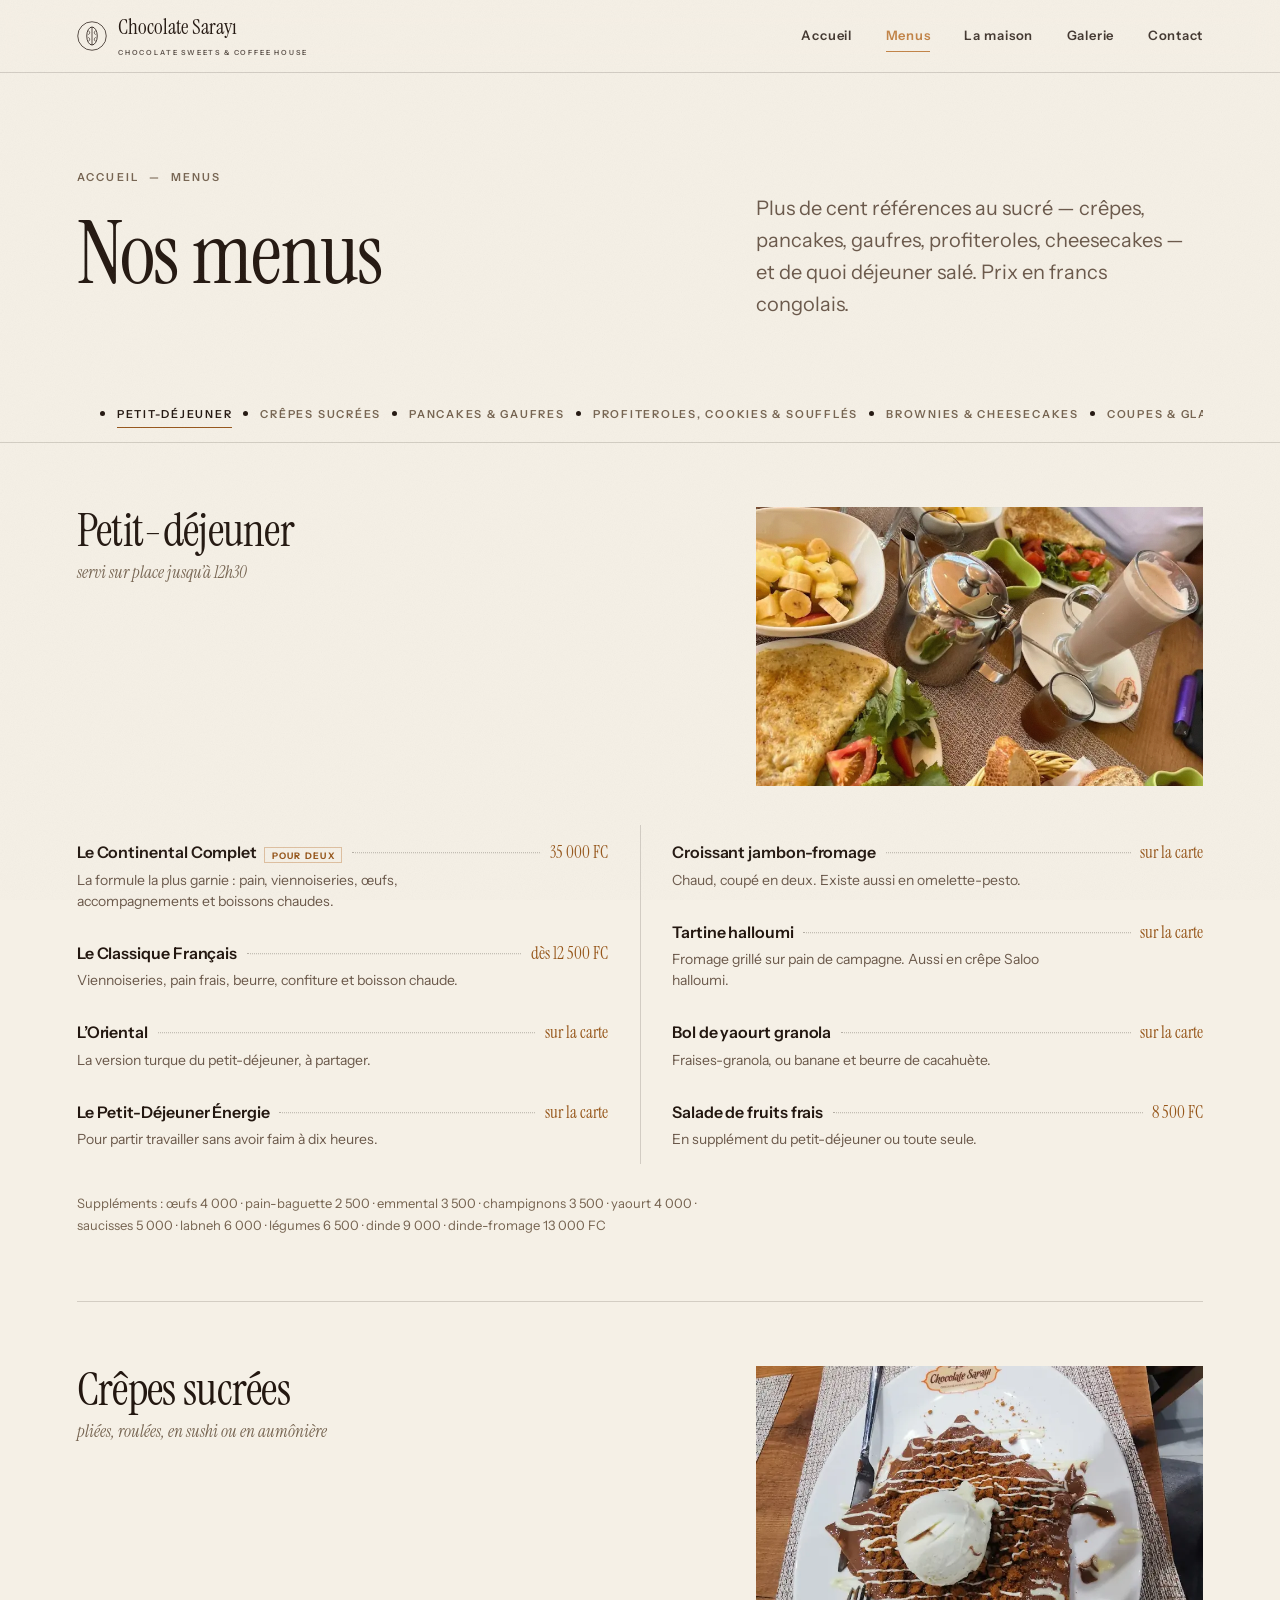
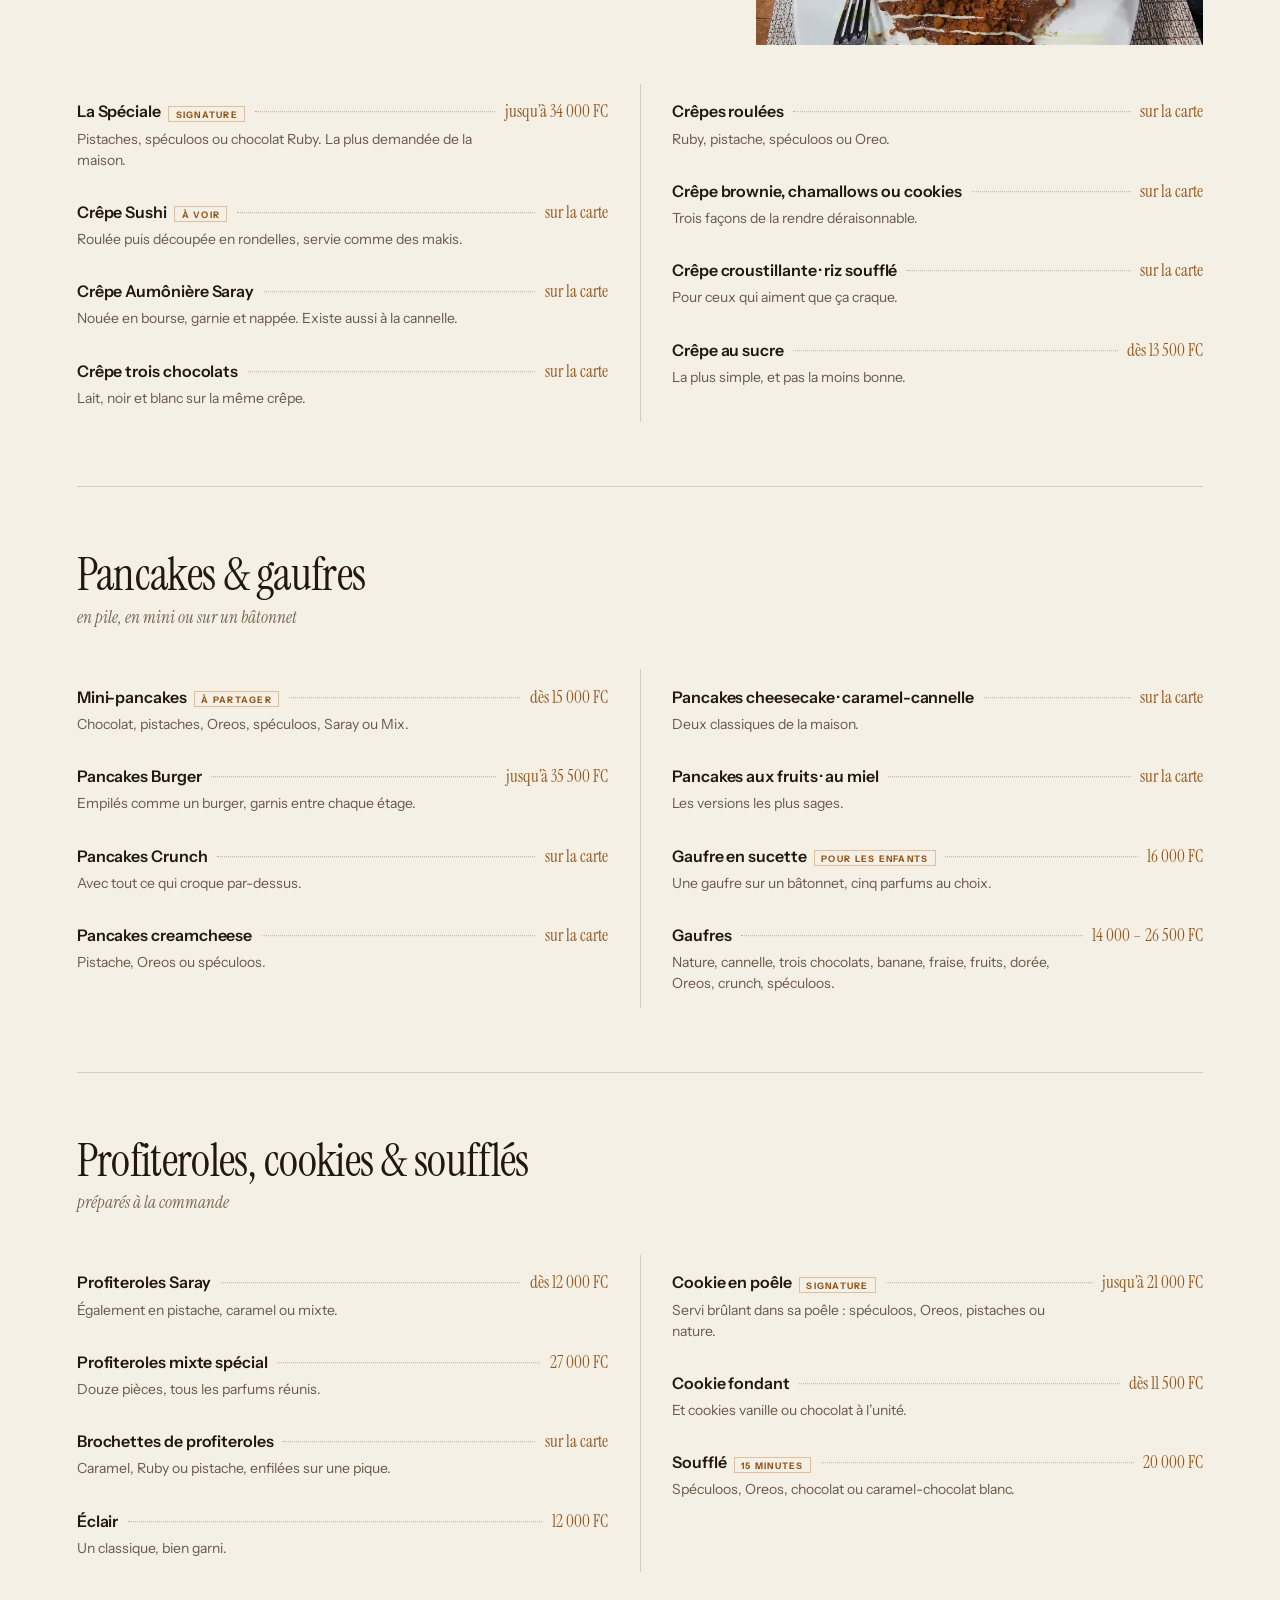
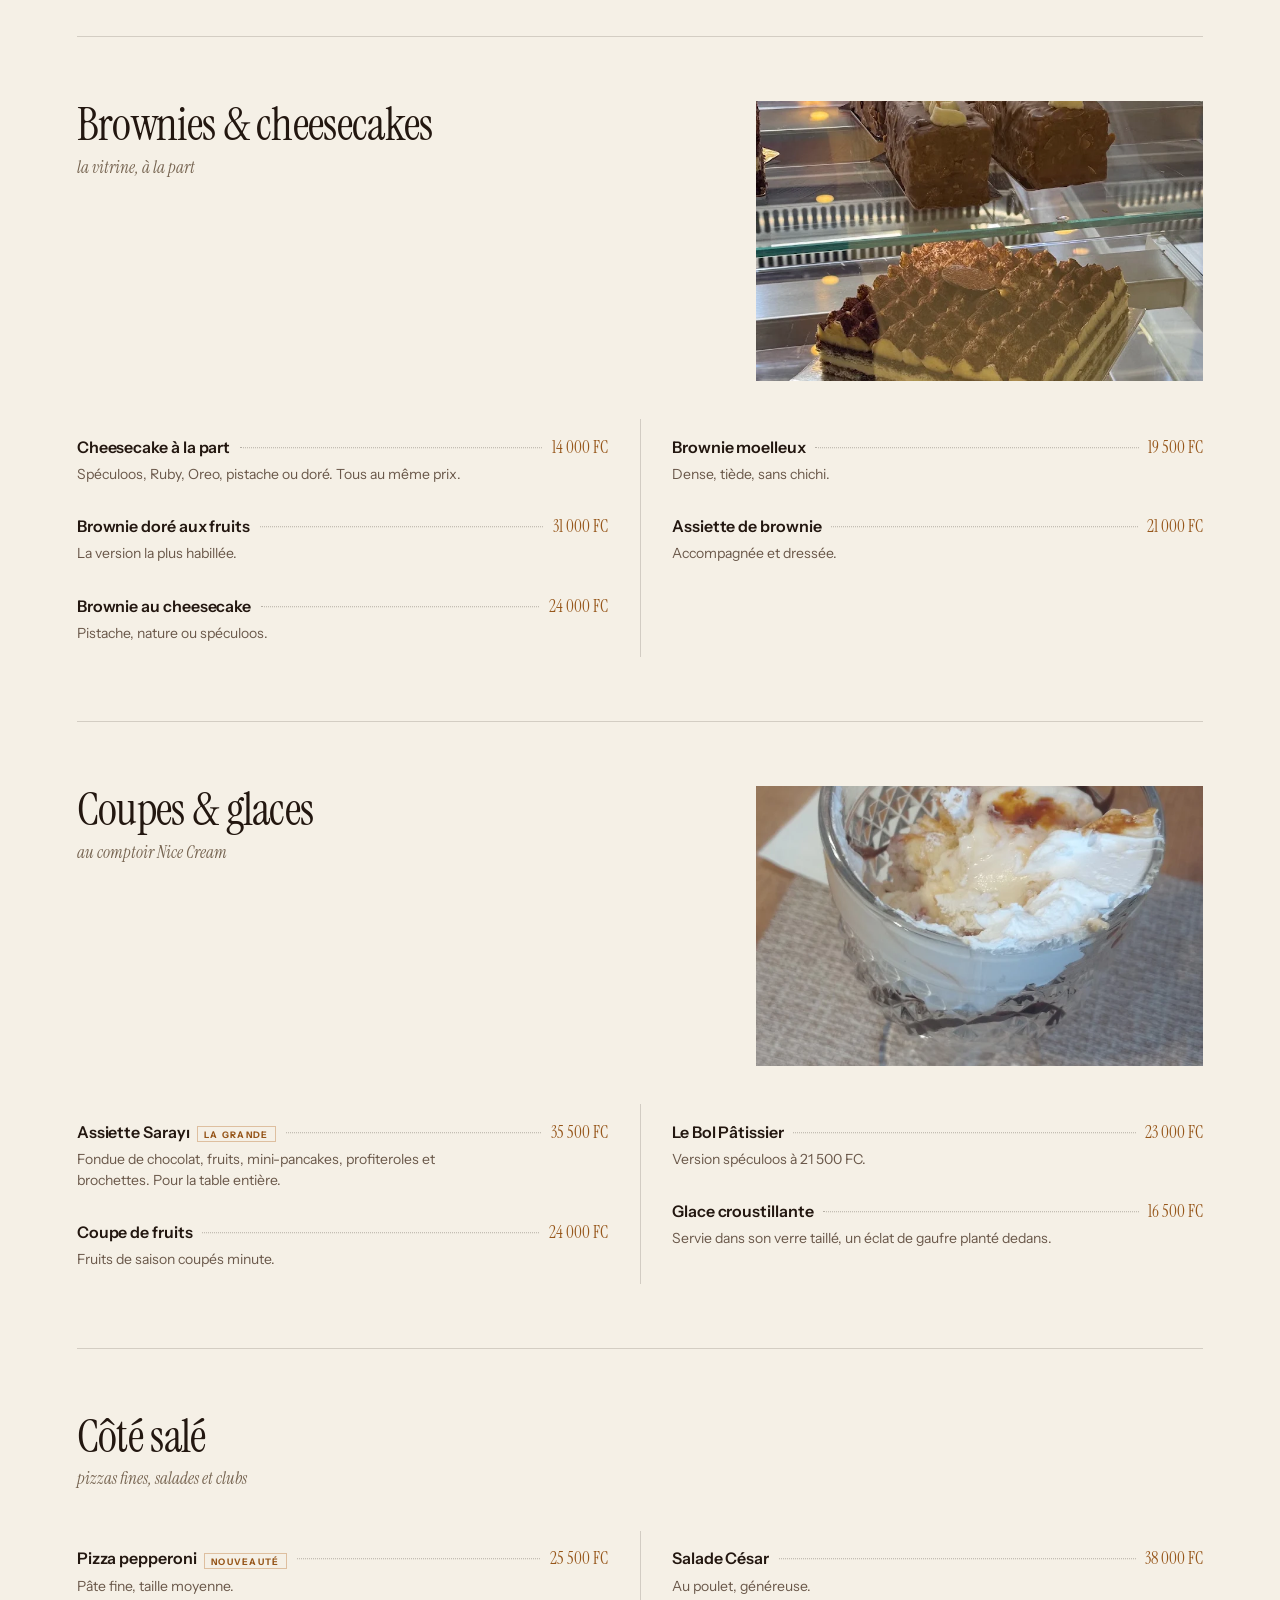
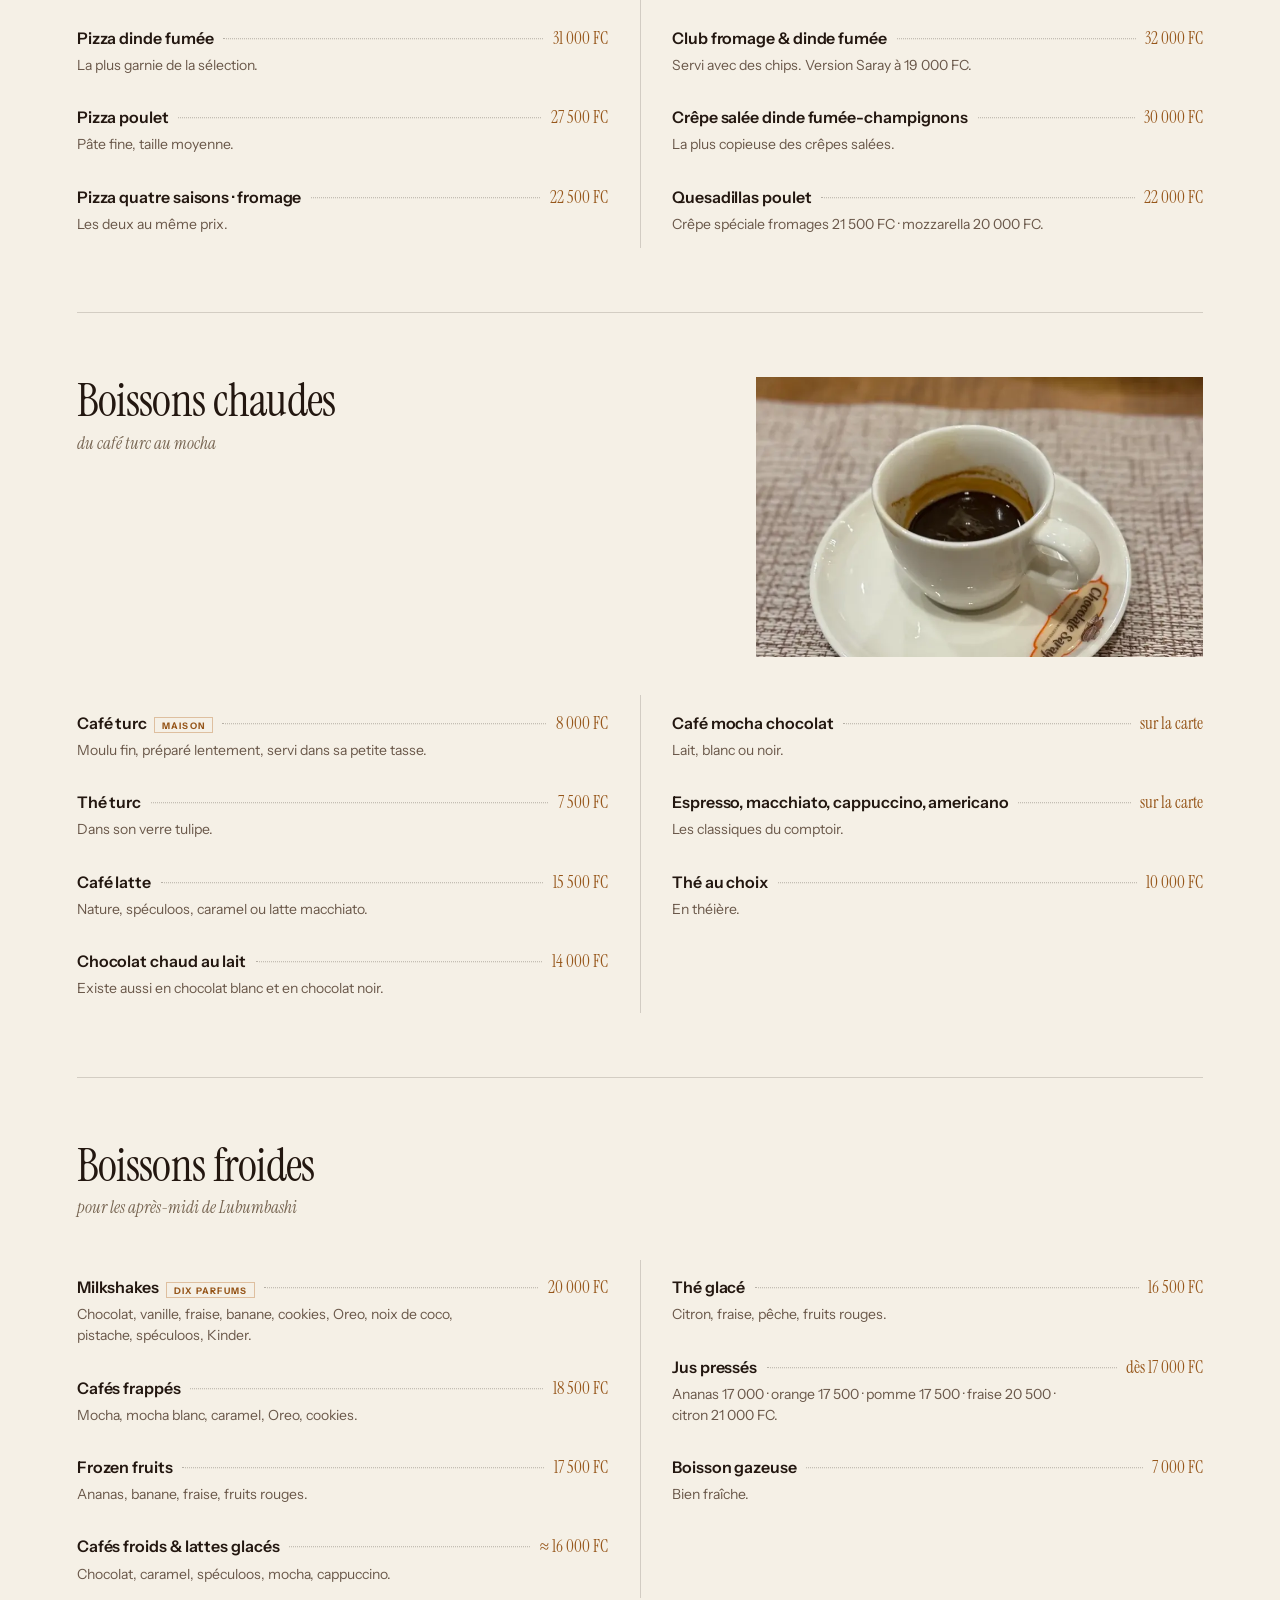
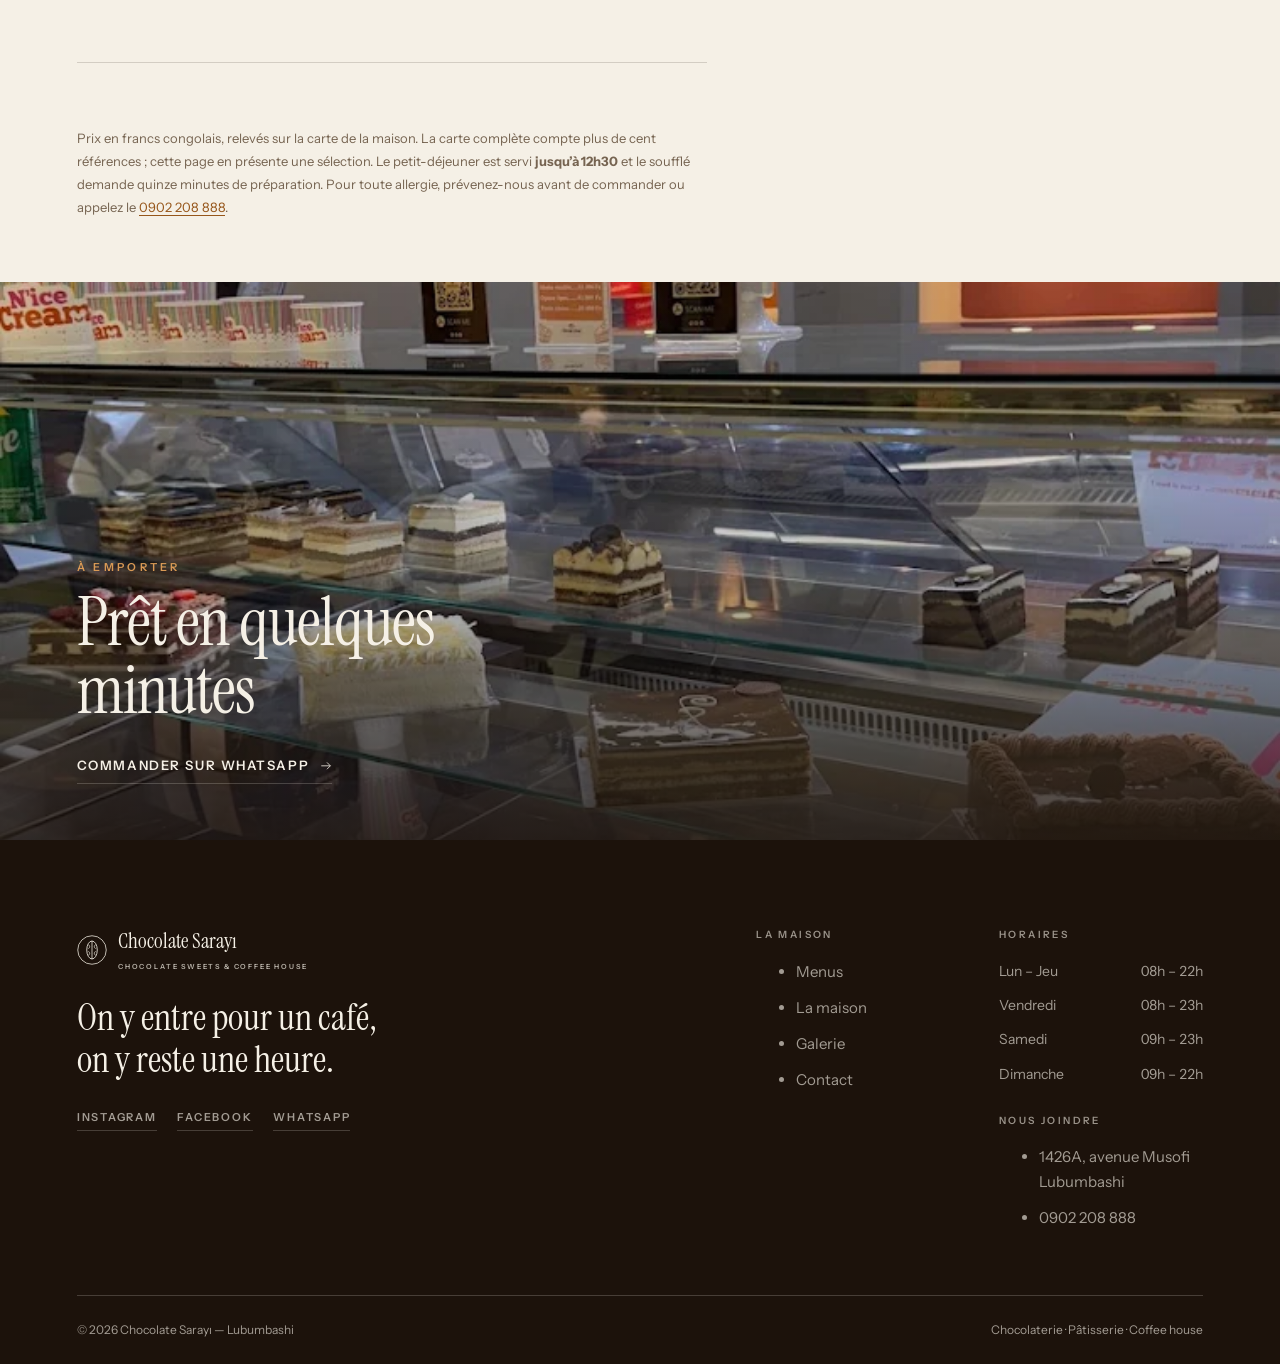
<file: carte.html>
<!DOCTYPE html>
<html lang="fr">
<head>
<meta charset="utf-8">
<meta name="viewport" content="width=device-width,initial-scale=1">
<title>Nos menus — Crêpes, gaufres &amp; cafés | Chocolate Sarayı</title>
<meta name="description" content="Les menus de Chocolate Sarayı à Lubumbashi : petits-déjeuners, crêpes, pancakes, gaufres, cheesecakes, pizzas et cafés turcs. Prix en francs congolais.">
<link rel="canonical" href="https://www.chocolatesarayi.cd/carte.html">
<!-- Copie de démonstration : elle ne doit jamais être référencée.
     Le site définitif reprendra la directive index,follow du projet. -->
<meta name="robots" content="noindex,nofollow">
<meta name="theme-color" content="#1C120B">

<meta property="og:type" content="website">
<meta property="og:locale" content="fr_CD">
<meta property="og:site_name" content="Chocolate Sarayı">
<meta property="og:title" content="Nos menus — Crêpes, gaufres &amp; cafés | Chocolate Sarayı">
<meta property="og:description" content="Les menus de Chocolate Sarayı à Lubumbashi : petits-déjeuners, crêpes, pancakes, gaufres, cheesecakes, pizzas et cafés turcs. Prix en francs congolais.">
<meta property="og:url" content="https://www.chocolatesarayi.cd/carte.html">
<meta property="og:image" content="https://www.chocolatesarayi.cd/assets/img/crepe-chocolat-glace-chocolate-sarayi-lubumbashi.jpg">
<meta name="twitter:card" content="summary_large_image">

<link rel="icon" href="assets/img/favicon.svg" type="image/svg+xml">
<link rel="preconnect" href="https://fonts.googleapis.com">
<link rel="preconnect" href="https://fonts.gstatic.com" crossorigin>
<link href="https://fonts.googleapis.com/css2?family=Instrument+Sans:ital,wght@0,400..700;1,400..600&family=Instrument+Serif:ital@0;1&display=swap" rel="stylesheet">
<link rel="stylesheet" href="assets/css/style.css">

<script type="application/ld+json">
{
  "@context": "https://schema.org",
  "@graph": [
    {
      "@type": "Menu",
      "@id": "https://www.chocolatesarayi.cd/carte.html#carte",
      "name": "Menus de Chocolate Sarayı",
      "inLanguage": "fr",
      "provider": {
        "@id": "https://www.chocolatesarayi.cd/#maison"
      },
      "hasMenuSection": [
        {
          "@type": "MenuSection",
          "name": "Petit-déjeuner"
        },
        {
          "@type": "MenuSection",
          "name": "Crêpes sucrées"
        },
        {
          "@type": "MenuSection",
          "name": "Pancakes & gaufres"
        },
        {
          "@type": "MenuSection",
          "name": "Profiteroles, cookies & soufflés"
        },
        {
          "@type": "MenuSection",
          "name": "Brownies & cheesecakes"
        },
        {
          "@type": "MenuSection",
          "name": "Coupes & glaces"
        },
        {
          "@type": "MenuSection",
          "name": "Côté salé"
        },
        {
          "@type": "MenuSection",
          "name": "Boissons chaudes"
        },
        {
          "@type": "MenuSection",
          "name": "Boissons froides"
        }
      ]
    },
    {
      "@context": "https://schema.org",
      "@type": "BreadcrumbList",
      "itemListElement": [
        {
          "@type": "ListItem",
          "position": 1,
          "name": "Accueil",
          "item": "https://www.chocolatesarayi.cd/"
        },
        {
          "@type": "ListItem",
          "position": 2,
          "name": "Menus",
          "item": "https://www.chocolatesarayi.cd/carte.html"
        }
      ]
    }
  ]
}
</script>
</head>
<body>

<a href="#principal" class="sr">Aller au contenu</a>

<header class="entete entete--posee">
  <div class="enveloppe entete__in">
    <a href="index.html" class="marque" aria-label="Chocolate Sarayı, accueil">
      <svg class="marque__mark" viewBox="0 0 40 40" fill="none" aria-hidden="true">
        <circle cx="20" cy="20" r="19" stroke="currentColor" stroke-width="1"/>
        <ellipse cx="20" cy="20" rx="7" ry="12" stroke="currentColor" stroke-width="1.1"/>
        <path d="M20 8v24" stroke="currentColor" stroke-width="1"/>
        <path d="M15.6 13.2c1.9 1.5 1.9 3.3 0 4.8m8.8-4.8c-1.9 1.5-1.9 3.3 0 4.8M15.6 22c1.9 1.5 1.9 3.3 0 4.8m8.8-4.8c-1.9 1.5-1.9 3.3 0 4.8"
              stroke="currentColor" stroke-width=".9" stroke-linecap="round"/>
      </svg>
      <span>
        <span class="marque__nom">Chocolate Sarayı</span>
        <span class="marque__sous">Chocolate Sweets &amp; Coffee House</span>
      </span>
    </a>
    <nav class="nav" id="menu" aria-label="Navigation principale">
      <a href="index.html">Accueil</a>
      <a href="carte.html" aria-current="page">Menus</a>
      <a href="maison.html">La maison</a>
      <a href="galerie.html">Galerie</a>
      <a href="contact.html">Contact</a>
      <p class="nav__pied">
        1426A, avenue Musofi — Lubumbashi<br>
        <a href="tel:+243902208888">0902 208 888</a>
      </p>
    </nav>
    <button class="burger" aria-label="Ouvrir le menu" aria-expanded="false" aria-controls="menu"><span></span></button>
  </div>
</header>

<main id="principal">

  <section class="titre-page">
    <div class="enveloppe grille">
      <div class="c1-7">
        <nav class="fil" aria-label="Fil d’Ariane"><a href="index.html">Accueil</a><span>—</span><span>Menus</span></nav>
        <h1>Nos menus</h1>
      </div>
      <p class="c8-13 chapeau" style="align-self:end">
        Plus de cent références au sucré — crêpes, pancakes, gaufres, profiteroles,
        cheesecakes — et de quoi déjeuner salé. Prix en francs congolais.
      </p>
    </div>
  </section>

  <nav class="menu-nav" aria-label="Sections de la carte">
    <div class="enveloppe">
      <ul>
        <li><a href="#petit-dejeuner">Petit-déjeuner</a></li>
        <li><a href="#crepes">Crêpes sucrées</a></li>
        <li><a href="#pancakes">Pancakes &amp; gaufres</a></li>
        <li><a href="#profiteroles">Profiteroles, cookies &amp; soufflés</a></li>
        <li><a href="#brownies">Brownies &amp; cheesecakes</a></li>
        <li><a href="#coupes">Coupes &amp; glaces</a></li>
        <li><a href="#sale">Côté salé</a></li>
        <li><a href="#chaudes">Boissons chaudes</a></li>
        <li><a href="#froides">Boissons froides</a></li>
      </ul>
    </div>
  </nav>

  <div class="enveloppe">
    <section class="service" id="petit-dejeuner">
      <div class="grille service__tete">
        <div class="c1-7">
          <h2>Petit-déjeuner</h2>
          <p class="service__note">servi sur place jusqu’à 12h30</p>
        </div>
        <figure class="c8-13" style="align-self:end">
          <div class="photo" style="aspect-ratio:16/10">
            <img src="assets/img/petit-dejeuner-chocolate-sarayi-lubumbashi.webp"
                 srcset="assets/img/petit-dejeuner-chocolate-sarayi-lubumbashi-480.webp 480w, assets/img/petit-dejeuner-chocolate-sarayi-lubumbashi-800.webp 800w, assets/img/petit-dejeuner-chocolate-sarayi-lubumbashi.webp 1012w"
                 sizes="(min-width:1500px) 540px, (min-width:901px) 40vw, 92vw"
                 alt="Petit-déjeuner servi chez Chocolate Sarayı : omelette, salade de fruits, croissant et café latte" width="1012" height="1350" loading="lazy">
          </div>
        </figure>
      </div>
      <div class="mets suite">
        <div class="met">
          <span class="met__nom">Le Continental Complet<span class="met__marque">Pour deux</span></span>
          <span class="met__pt"></span>
          <span class="met__px">35 000 FC</span>
          <span class="met__desc">La formule la plus garnie : pain, viennoiseries, œufs, accompagnements et boissons chaudes.</span>
        </div>
        <div class="met">
          <span class="met__nom">Le Classique Français</span>
          <span class="met__pt"></span>
          <span class="met__px">dès 12 500 FC</span>
          <span class="met__desc">Viennoiseries, pain frais, beurre, confiture et boisson chaude.</span>
        </div>
        <div class="met">
          <span class="met__nom">L’Oriental</span>
          <span class="met__pt"></span>
          <span class="met__px">sur la carte</span>
          <span class="met__desc">La version turque du petit-déjeuner, à partager.</span>
        </div>
        <div class="met">
          <span class="met__nom">Le Petit-Déjeuner Énergie</span>
          <span class="met__pt"></span>
          <span class="met__px">sur la carte</span>
          <span class="met__desc">Pour partir travailler sans avoir faim à dix heures.</span>
        </div>
        <div class="met">
          <span class="met__nom">Croissant jambon-fromage</span>
          <span class="met__pt"></span>
          <span class="met__px">sur la carte</span>
          <span class="met__desc">Chaud, coupé en deux. Existe aussi en omelette-pesto.</span>
        </div>
        <div class="met">
          <span class="met__nom">Tartine halloumi</span>
          <span class="met__pt"></span>
          <span class="met__px">sur la carte</span>
          <span class="met__desc">Fromage grillé sur pain de campagne. Aussi en crêpe Saloo halloumi.</span>
        </div>
        <div class="met">
          <span class="met__nom">Bol de yaourt granola</span>
          <span class="met__pt"></span>
          <span class="met__px">sur la carte</span>
          <span class="met__desc">Fraises-granola, ou banane et beurre de cacahuète.</span>
        </div>
        <div class="met">
          <span class="met__nom">Salade de fruits frais</span>
          <span class="met__pt"></span>
          <span class="met__px">8 500 FC</span>
          <span class="met__desc">En supplément du petit-déjeuner ou toute seule.</span>
        </div>
      </div>
      <p class="mention" style="margin-top:1.75rem">Suppléments : œufs 4 000 · pain-baguette 2 500 · emmental 3 500 · champignons 3 500 · yaourt 4 000 · saucisses 5 000 · labneh 6 000 · légumes 6 500 · dinde 9 000 · dinde-fromage 13 000 FC</p>
    </section>
    <section class="service" id="crepes">
      <div class="grille service__tete">
        <div class="c1-7">
          <h2>Crêpes sucrées</h2>
          <p class="service__note">pliées, roulées, en sushi ou en aumônière</p>
        </div>
        <figure class="c8-13" style="align-self:end">
          <div class="photo" style="aspect-ratio:16/10">
            <img src="assets/img/crepe-chocolat-glace-chocolate-sarayi-lubumbashi.webp"
                 srcset="assets/img/crepe-chocolat-glace-chocolate-sarayi-lubumbashi-480.webp 480w, assets/img/crepe-chocolat-glace-chocolate-sarayi-lubumbashi-800.webp 800w, assets/img/crepe-chocolat-glace-chocolate-sarayi-lubumbashi.webp 1012w"
                 sizes="(min-width:1500px) 540px, (min-width:901px) 40vw, 92vw"
                 alt="Crêpe nappée de chocolat avec éclats de biscuit et boule de glace, Chocolate Sarayı" width="1012" height="1350" loading="lazy">
          </div>
        </figure>
      </div>
      <div class="mets suite">
        <div class="met">
          <span class="met__nom">La Spéciale<span class="met__marque">Signature</span></span>
          <span class="met__pt"></span>
          <span class="met__px">jusqu’à 34 000 FC</span>
          <span class="met__desc">Pistaches, spéculoos ou chocolat Ruby. La plus demandée de la maison.</span>
        </div>
        <div class="met">
          <span class="met__nom">Crêpe Sushi<span class="met__marque">À voir</span></span>
          <span class="met__pt"></span>
          <span class="met__px">sur la carte</span>
          <span class="met__desc">Roulée puis découpée en rondelles, servie comme des makis.</span>
        </div>
        <div class="met">
          <span class="met__nom">Crêpe Aumônière Saray</span>
          <span class="met__pt"></span>
          <span class="met__px">sur la carte</span>
          <span class="met__desc">Nouée en bourse, garnie et nappée. Existe aussi à la cannelle.</span>
        </div>
        <div class="met">
          <span class="met__nom">Crêpe trois chocolats</span>
          <span class="met__pt"></span>
          <span class="met__px">sur la carte</span>
          <span class="met__desc">Lait, noir et blanc sur la même crêpe.</span>
        </div>
        <div class="met">
          <span class="met__nom">Crêpes roulées</span>
          <span class="met__pt"></span>
          <span class="met__px">sur la carte</span>
          <span class="met__desc">Ruby, pistache, spéculoos ou Oreo.</span>
        </div>
        <div class="met">
          <span class="met__nom">Crêpe brownie, chamallows ou cookies</span>
          <span class="met__pt"></span>
          <span class="met__px">sur la carte</span>
          <span class="met__desc">Trois façons de la rendre déraisonnable.</span>
        </div>
        <div class="met">
          <span class="met__nom">Crêpe croustillante · riz soufflé</span>
          <span class="met__pt"></span>
          <span class="met__px">sur la carte</span>
          <span class="met__desc">Pour ceux qui aiment que ça craque.</span>
        </div>
        <div class="met">
          <span class="met__nom">Crêpe au sucre</span>
          <span class="met__pt"></span>
          <span class="met__px">dès 13 500 FC</span>
          <span class="met__desc">La plus simple, et pas la moins bonne.</span>
        </div>
      </div>

    </section>
    <section class="service" id="pancakes">
      <div class="grille service__tete">
        <div class="c1-9">
          <h2>Pancakes &amp; gaufres</h2>
          <p class="service__note">en pile, en mini ou sur un bâtonnet</p>
        </div>

      </div>
      <div class="mets suite">
        <div class="met">
          <span class="met__nom">Mini-pancakes<span class="met__marque">À partager</span></span>
          <span class="met__pt"></span>
          <span class="met__px">dès 15 000 FC</span>
          <span class="met__desc">Chocolat, pistaches, Oreos, spéculoos, Saray ou Mix.</span>
        </div>
        <div class="met">
          <span class="met__nom">Pancakes Burger</span>
          <span class="met__pt"></span>
          <span class="met__px">jusqu’à 35 500 FC</span>
          <span class="met__desc">Empilés comme un burger, garnis entre chaque étage.</span>
        </div>
        <div class="met">
          <span class="met__nom">Pancakes Crunch</span>
          <span class="met__pt"></span>
          <span class="met__px">sur la carte</span>
          <span class="met__desc">Avec tout ce qui croque par-dessus.</span>
        </div>
        <div class="met">
          <span class="met__nom">Pancakes creamcheese</span>
          <span class="met__pt"></span>
          <span class="met__px">sur la carte</span>
          <span class="met__desc">Pistache, Oreos ou spéculoos.</span>
        </div>
        <div class="met">
          <span class="met__nom">Pancakes cheesecake · caramel-cannelle</span>
          <span class="met__pt"></span>
          <span class="met__px">sur la carte</span>
          <span class="met__desc">Deux classiques de la maison.</span>
        </div>
        <div class="met">
          <span class="met__nom">Pancakes aux fruits · au miel</span>
          <span class="met__pt"></span>
          <span class="met__px">sur la carte</span>
          <span class="met__desc">Les versions les plus sages.</span>
        </div>
        <div class="met">
          <span class="met__nom">Gaufre en sucette<span class="met__marque">Pour les enfants</span></span>
          <span class="met__pt"></span>
          <span class="met__px">16 000 FC</span>
          <span class="met__desc">Une gaufre sur un bâtonnet, cinq parfums au choix.</span>
        </div>
        <div class="met">
          <span class="met__nom">Gaufres</span>
          <span class="met__pt"></span>
          <span class="met__px">14 000 – 26 500 FC</span>
          <span class="met__desc">Nature, cannelle, trois chocolats, banane, fraise, fruits, dorée, Oreos, crunch, spéculoos.</span>
        </div>
      </div>

    </section>
    <section class="service" id="profiteroles">
      <div class="grille service__tete">
        <div class="c1-9">
          <h2>Profiteroles, cookies &amp; soufflés</h2>
          <p class="service__note">préparés à la commande</p>
        </div>

      </div>
      <div class="mets suite">
        <div class="met">
          <span class="met__nom">Profiteroles Saray</span>
          <span class="met__pt"></span>
          <span class="met__px">dès 12 000 FC</span>
          <span class="met__desc">Également en pistache, caramel ou mixte.</span>
        </div>
        <div class="met">
          <span class="met__nom">Profiteroles mixte spécial</span>
          <span class="met__pt"></span>
          <span class="met__px">27 000 FC</span>
          <span class="met__desc">Douze pièces, tous les parfums réunis.</span>
        </div>
        <div class="met">
          <span class="met__nom">Brochettes de profiteroles</span>
          <span class="met__pt"></span>
          <span class="met__px">sur la carte</span>
          <span class="met__desc">Caramel, Ruby ou pistache, enfilées sur une pique.</span>
        </div>
        <div class="met">
          <span class="met__nom">Éclair</span>
          <span class="met__pt"></span>
          <span class="met__px">12 000 FC</span>
          <span class="met__desc">Un classique, bien garni.</span>
        </div>
        <div class="met">
          <span class="met__nom">Cookie en poêle<span class="met__marque">Signature</span></span>
          <span class="met__pt"></span>
          <span class="met__px">jusqu’à 21 000 FC</span>
          <span class="met__desc">Servi brûlant dans sa poêle : spéculoos, Oreos, pistaches ou nature.</span>
        </div>
        <div class="met">
          <span class="met__nom">Cookie fondant</span>
          <span class="met__pt"></span>
          <span class="met__px">dès 11 500 FC</span>
          <span class="met__desc">Et cookies vanille ou chocolat à l’unité.</span>
        </div>
        <div class="met">
          <span class="met__nom">Soufflé<span class="met__marque">15 minutes</span></span>
          <span class="met__pt"></span>
          <span class="met__px">20 000 FC</span>
          <span class="met__desc">Spéculoos, Oreos, chocolat ou caramel-chocolat blanc.</span>
        </div>
      </div>

    </section>
    <section class="service" id="brownies">
      <div class="grille service__tete">
        <div class="c1-7">
          <h2>Brownies &amp; cheesecakes</h2>
          <p class="service__note">la vitrine, à la part</p>
        </div>
        <figure class="c8-13" style="align-self:end">
          <div class="photo" style="aspect-ratio:16/10">
            <img src="assets/img/vitrine-patisseries-chocolate-sarayi-lubumbashi.webp"
                 srcset="assets/img/vitrine-patisseries-chocolate-sarayi-lubumbashi-480.webp 480w, assets/img/vitrine-patisseries-chocolate-sarayi-lubumbashi.webp 759w"
                 sizes="(min-width:1500px) 540px, (min-width:901px) 40vw, 92vw"
                 alt="Vitrine réfrigérée de pâtisseries chocolat-amandes et gâteaux en tranches chez Chocolate Sarayı" width="759" height="1350" loading="lazy">
          </div>
        </figure>
      </div>
      <div class="mets suite">
        <div class="met">
          <span class="met__nom">Cheesecake à la part</span>
          <span class="met__pt"></span>
          <span class="met__px">14 000 FC</span>
          <span class="met__desc">Spéculoos, Ruby, Oreo, pistache ou doré. Tous au même prix.</span>
        </div>
        <div class="met">
          <span class="met__nom">Brownie doré aux fruits</span>
          <span class="met__pt"></span>
          <span class="met__px">31 000 FC</span>
          <span class="met__desc">La version la plus habillée.</span>
        </div>
        <div class="met">
          <span class="met__nom">Brownie au cheesecake</span>
          <span class="met__pt"></span>
          <span class="met__px">24 000 FC</span>
          <span class="met__desc">Pistache, nature ou spéculoos.</span>
        </div>
        <div class="met">
          <span class="met__nom">Brownie moelleux</span>
          <span class="met__pt"></span>
          <span class="met__px">19 500 FC</span>
          <span class="met__desc">Dense, tiède, sans chichi.</span>
        </div>
        <div class="met">
          <span class="met__nom">Assiette de brownie</span>
          <span class="met__pt"></span>
          <span class="met__px">21 000 FC</span>
          <span class="met__desc">Accompagnée et dressée.</span>
        </div>
      </div>

    </section>
    <section class="service" id="coupes">
      <div class="grille service__tete">
        <div class="c1-7">
          <h2>Coupes &amp; glaces</h2>
          <p class="service__note">au comptoir Nice Cream</p>
        </div>
        <figure class="c8-13" style="align-self:end">
          <div class="photo" style="aspect-ratio:16/10">
            <img src="assets/img/coupe-glacee-chocolate-sarayi-lubumbashi.webp"
                 srcset="assets/img/coupe-glacee-chocolate-sarayi-lubumbashi-480.webp 480w, assets/img/coupe-glacee-chocolate-sarayi-lubumbashi.webp 759w"
                 sizes="(min-width:1500px) 540px, (min-width:901px) 40vw, 92vw"
                 alt="Coupe glacée servie dans un verre taillé avec un éclat de gaufre, Chocolate Sarayı" width="759" height="1350" loading="lazy">
          </div>
        </figure>
      </div>
      <div class="mets suite">
        <div class="met">
          <span class="met__nom">Assiette Sarayı<span class="met__marque">La grande</span></span>
          <span class="met__pt"></span>
          <span class="met__px">35 500 FC</span>
          <span class="met__desc">Fondue de chocolat, fruits, mini-pancakes, profiteroles et brochettes. Pour la table entière.</span>
        </div>
        <div class="met">
          <span class="met__nom">Coupe de fruits</span>
          <span class="met__pt"></span>
          <span class="met__px">24 000 FC</span>
          <span class="met__desc">Fruits de saison coupés minute.</span>
        </div>
        <div class="met">
          <span class="met__nom">Le Bol Pâtissier</span>
          <span class="met__pt"></span>
          <span class="met__px">23 000 FC</span>
          <span class="met__desc">Version spéculoos à 21 500 FC.</span>
        </div>
        <div class="met">
          <span class="met__nom">Glace croustillante</span>
          <span class="met__pt"></span>
          <span class="met__px">16 500 FC</span>
          <span class="met__desc">Servie dans son verre taillé, un éclat de gaufre planté dedans.</span>
        </div>
      </div>

    </section>
    <section class="service" id="sale">
      <div class="grille service__tete">
        <div class="c1-9">
          <h2>Côté salé</h2>
          <p class="service__note">pizzas fines, salades et clubs</p>
        </div>

      </div>
      <div class="mets suite">
        <div class="met">
          <span class="met__nom">Pizza pepperoni<span class="met__marque">Nouveauté</span></span>
          <span class="met__pt"></span>
          <span class="met__px">25 500 FC</span>
          <span class="met__desc">Pâte fine, taille moyenne.</span>
        </div>
        <div class="met">
          <span class="met__nom">Pizza dinde fumée</span>
          <span class="met__pt"></span>
          <span class="met__px">31 000 FC</span>
          <span class="met__desc">La plus garnie de la sélection.</span>
        </div>
        <div class="met">
          <span class="met__nom">Pizza poulet</span>
          <span class="met__pt"></span>
          <span class="met__px">27 500 FC</span>
          <span class="met__desc">Pâte fine, taille moyenne.</span>
        </div>
        <div class="met">
          <span class="met__nom">Pizza quatre saisons · fromage</span>
          <span class="met__pt"></span>
          <span class="met__px">22 500 FC</span>
          <span class="met__desc">Les deux au même prix.</span>
        </div>
        <div class="met">
          <span class="met__nom">Salade César</span>
          <span class="met__pt"></span>
          <span class="met__px">38 000 FC</span>
          <span class="met__desc">Au poulet, généreuse.</span>
        </div>
        <div class="met">
          <span class="met__nom">Club fromage & dinde fumée</span>
          <span class="met__pt"></span>
          <span class="met__px">32 000 FC</span>
          <span class="met__desc">Servi avec des chips. Version Saray à 19 000 FC.</span>
        </div>
        <div class="met">
          <span class="met__nom">Crêpe salée dinde fumée-champignons</span>
          <span class="met__pt"></span>
          <span class="met__px">30 000 FC</span>
          <span class="met__desc">La plus copieuse des crêpes salées.</span>
        </div>
        <div class="met">
          <span class="met__nom">Quesadillas poulet</span>
          <span class="met__pt"></span>
          <span class="met__px">22 000 FC</span>
          <span class="met__desc">Crêpe spéciale fromages 21 500 FC · mozzarella 20 000 FC.</span>
        </div>
      </div>

    </section>
    <section class="service" id="chaudes">
      <div class="grille service__tete">
        <div class="c1-7">
          <h2>Boissons chaudes</h2>
          <p class="service__note">du café turc au mocha</p>
        </div>
        <figure class="c8-13" style="align-self:end">
          <div class="photo" style="aspect-ratio:16/10">
            <img src="assets/img/cafe-turc-chocolate-sarayi-lubumbashi.webp"
                 srcset="assets/img/cafe-turc-chocolate-sarayi-lubumbashi-480.webp 480w, assets/img/cafe-turc-chocolate-sarayi-lubumbashi-800.webp 800w, assets/img/cafe-turc-chocolate-sarayi-lubumbashi.webp 1012w"
                 sizes="(min-width:1500px) 540px, (min-width:901px) 40vw, 92vw"
                 alt="Café turc servi dans sa petite tasse à l’enseigne de Chocolate Sarayı" width="1012" height="1350" loading="lazy">
          </div>
        </figure>
      </div>
      <div class="mets suite">
        <div class="met">
          <span class="met__nom">Café turc<span class="met__marque">Maison</span></span>
          <span class="met__pt"></span>
          <span class="met__px">8 000 FC</span>
          <span class="met__desc">Moulu fin, préparé lentement, servi dans sa petite tasse.</span>
        </div>
        <div class="met">
          <span class="met__nom">Thé turc</span>
          <span class="met__pt"></span>
          <span class="met__px">7 500 FC</span>
          <span class="met__desc">Dans son verre tulipe.</span>
        </div>
        <div class="met">
          <span class="met__nom">Café latte</span>
          <span class="met__pt"></span>
          <span class="met__px">15 500 FC</span>
          <span class="met__desc">Nature, spéculoos, caramel ou latte macchiato.</span>
        </div>
        <div class="met">
          <span class="met__nom">Chocolat chaud au lait</span>
          <span class="met__pt"></span>
          <span class="met__px">14 000 FC</span>
          <span class="met__desc">Existe aussi en chocolat blanc et en chocolat noir.</span>
        </div>
        <div class="met">
          <span class="met__nom">Café mocha chocolat</span>
          <span class="met__pt"></span>
          <span class="met__px">sur la carte</span>
          <span class="met__desc">Lait, blanc ou noir.</span>
        </div>
        <div class="met">
          <span class="met__nom">Espresso, macchiato, cappuccino, americano</span>
          <span class="met__pt"></span>
          <span class="met__px">sur la carte</span>
          <span class="met__desc">Les classiques du comptoir.</span>
        </div>
        <div class="met">
          <span class="met__nom">Thé au choix</span>
          <span class="met__pt"></span>
          <span class="met__px">10 000 FC</span>
          <span class="met__desc">En théière.</span>
        </div>
      </div>

    </section>
    <section class="service" id="froides">
      <div class="grille service__tete">
        <div class="c1-9">
          <h2>Boissons froides</h2>
          <p class="service__note">pour les après-midi de Lubumbashi</p>
        </div>

      </div>
      <div class="mets suite">
        <div class="met">
          <span class="met__nom">Milkshakes<span class="met__marque">Dix parfums</span></span>
          <span class="met__pt"></span>
          <span class="met__px">20 000 FC</span>
          <span class="met__desc">Chocolat, vanille, fraise, banane, cookies, Oreo, noix de coco, pistache, spéculoos, Kinder.</span>
        </div>
        <div class="met">
          <span class="met__nom">Cafés frappés</span>
          <span class="met__pt"></span>
          <span class="met__px">18 500 FC</span>
          <span class="met__desc">Mocha, mocha blanc, caramel, Oreo, cookies.</span>
        </div>
        <div class="met">
          <span class="met__nom">Frozen fruits</span>
          <span class="met__pt"></span>
          <span class="met__px">17 500 FC</span>
          <span class="met__desc">Ananas, banane, fraise, fruits rouges.</span>
        </div>
        <div class="met">
          <span class="met__nom">Cafés froids & lattes glacés</span>
          <span class="met__pt"></span>
          <span class="met__px">≈ 16 000 FC</span>
          <span class="met__desc">Chocolat, caramel, spéculoos, mocha, cappuccino.</span>
        </div>
        <div class="met">
          <span class="met__nom">Thé glacé</span>
          <span class="met__pt"></span>
          <span class="met__px">16 500 FC</span>
          <span class="met__desc">Citron, fraise, pêche, fruits rouges.</span>
        </div>
        <div class="met">
          <span class="met__nom">Jus pressés</span>
          <span class="met__pt"></span>
          <span class="met__px">dès 17 000 FC</span>
          <span class="met__desc">Ananas 17 000 · orange 17 500 · pomme 17 500 · fraise 20 500 · citron 21 000 FC.</span>
        </div>
        <div class="met">
          <span class="met__nom">Boisson gazeuse</span>
          <span class="met__pt"></span>
          <span class="met__px">7 000 FC</span>
          <span class="met__desc">Bien fraîche.</span>
        </div>
      </div>

    </section>

    <p class="mention" style="padding-block:clamp(2.5rem,5vw,4rem);border-top:1px solid var(--filet)">
      Prix en francs congolais, relevés sur la carte de la maison. La carte complète
      compte plus de cent références ; cette page en présente une sélection.
      Le petit-déjeuner est servi <strong>jusqu’à 12h30</strong> et le soufflé demande
      quinze minutes de préparation. Pour toute allergie, prévenez-nous avant de
      commander ou appelez le <a href="tel:+243902208888">0902 208 888</a>.
    </p>
  </div>

  <section class="bande-photo clair">
    <div class="bande-photo__fond">
      <img src="assets/img/vitrine-gateaux-nice-cream-lubumbashi.webp"
           srcset="assets/img/vitrine-gateaux-nice-cream-lubumbashi-480.webp 480w, assets/img/vitrine-gateaux-nice-cream-lubumbashi.webp 759w"
           sizes="100vw"
           alt="Vitrine de gâteaux et pots de glace Nice Cream sur le comptoir de Chocolate Sarayı"
           width="759" height="1350" loading="lazy">
    </div>
    <div class="enveloppe bande-photo__in">
      <span class="capitale">À emporter</span>
      <h2 style="margin-top:.8rem">Prêt en quelques minutes</h2>
      <p style="margin-top:1.5rem">
        <a href="https://wa.me/243902208888" class="btn" target="_blank" rel="noopener">Commander sur WhatsApp <svg viewBox="0 0 24 24" fill="none" stroke="currentColor" stroke-width="1.4"><path d="M4 12h16m-6-6 6 6-6 6"/></svg></a>
      </p>
    </div>
  </section>

</main>


<footer class="pied">
  <div class="enveloppe">
    <div class="grille">
      <div class="c1-6">
        <span class="marque">
          <svg class="marque__mark" viewBox="0 0 40 40" fill="none" aria-hidden="true">
        <circle cx="20" cy="20" r="19" stroke="currentColor" stroke-width="1"/>
        <ellipse cx="20" cy="20" rx="7" ry="12" stroke="currentColor" stroke-width="1.1"/>
        <path d="M20 8v24" stroke="currentColor" stroke-width="1"/>
        <path d="M15.6 13.2c1.9 1.5 1.9 3.3 0 4.8m8.8-4.8c-1.9 1.5-1.9 3.3 0 4.8M15.6 22c1.9 1.5 1.9 3.3 0 4.8m8.8-4.8c-1.9 1.5-1.9 3.3 0 4.8"
              stroke="currentColor" stroke-width=".9" stroke-linecap="round"/>
      </svg>
      <span>
        <span class="marque__nom">Chocolate Sarayı</span>
        <span class="marque__sous">Chocolate Sweets &amp; Coffee House</span>
      </span>
        </span>
        <p class="pied__mot">On y entre pour un café, on y reste une heure.</p>
        <div class="reseaux">
          <a href="https://www.instagram.com/chocolatesarayi.lubumbashi/" target="_blank" rel="noopener">Instagram</a>
          <a href="https://web.facebook.com/people/Chocolatesarayi-Lubumbashi/61585087080867/" target="_blank" rel="noopener">Facebook</a>
          <a href="https://wa.me/243902208888" target="_blank" rel="noopener">WhatsApp</a>
        </div>
      </div>
      <div class="c8-13 grille" style="grid-template-columns:repeat(2,1fr);align-content:start">
        <div>
          <h2 class="pied__h">La maison</h2>
          <ul>
            <li><a href="carte.html">Menus</a></li>
            <li><a href="maison.html">La maison</a></li>
            <li><a href="galerie.html">Galerie</a></li>
            <li><a href="contact.html">Contact</a></li>
          </ul>
        </div>
        <div>
          <h2 class="pied__h">Horaires</h2>
          <ul class="pied__horaires">
            <li><span>Lun – Jeu</span><span>08h – 22h</span></li>
            <li><span>Vendredi</span><span>08h – 23h</span></li>
            <li><span>Samedi</span><span>09h – 23h</span></li>
            <li><span>Dimanche</span><span>09h – 22h</span></li>
          </ul>
          <h2 class="pied__h" style="margin-top:1.75rem">Nous joindre</h2>
          <ul>
            <li>1426A, avenue Musofi<br>Lubumbashi</li>
            <li><a href="tel:+243902208888">0902 208 888</a></li>
          </ul>
        </div>
      </div>
    </div>
    <div class="pied__bas">
      <span>© <span data-annee>2026</span> Chocolate Sarayı — Lubumbashi</span>
      <span>Chocolaterie · Pâtisserie · Coffee house</span>
    </div>
  </div>
</footer>

<nav class="barre-action" aria-label="Actions rapides">
  <a href="tel:+243902208888">
    <svg viewBox="0 0 24 24" fill="none" stroke="currentColor" stroke-width="1.5" stroke-linecap="round" stroke-linejoin="round"><path d="M5 3h3.5l2 5-2.5 1.5a12 12 0 0 0 5.5 5.5L15 12.5l5 2V18a2 2 0 0 1-2.2 2A16 16 0 0 1 4 5.2 2 2 0 0 1 6 3"/></svg>
    Appeler
  </a>
  <a href="https://wa.me/243902208888" target="_blank" rel="noopener">
    <svg viewBox="0 0 24 24" fill="currentColor"><path d="M12 2a10 10 0 0 0-8.6 15L2 22l5.2-1.4A10 10 0 1 0 12 2Zm5.3 14.1c-.2.6-1.3 1.2-1.8 1.2-.5.1-1 .1-1.7-.1a12 12 0 0 1-5.6-4.7c-.4-.6-.9-1.5-.9-2.4s.5-1.4.7-1.6c.2-.2.4-.3.6-.3h.5c.2 0 .4 0 .6.4l.8 1.9c.1.2 0 .4-.1.5l-.4.5c-.1.2-.3.3-.1.6a9 9 0 0 0 3.6 3c.3.2.5.1.6 0l.8-.9c.2-.2.4-.2.6-.1l1.8.9c.2.1.4.2.4.3v.8Z"/></svg>
    WhatsApp
  </a>
  <a href="https://www.google.com/maps/dir/?api=1&amp;destination=-11.6535407,27.4502638" target="_blank" rel="noopener">
    <svg viewBox="0 0 24 24" fill="none" stroke="currentColor" stroke-width="1.5" stroke-linecap="round" stroke-linejoin="round"><path d="M3 11.5 21 3l-8.5 18-2-7.5z"/></svg>
    Itinéraire
  </a>
</nav>

<script src="assets/js/main.js" defer></script>
</body>
</html>
</file>
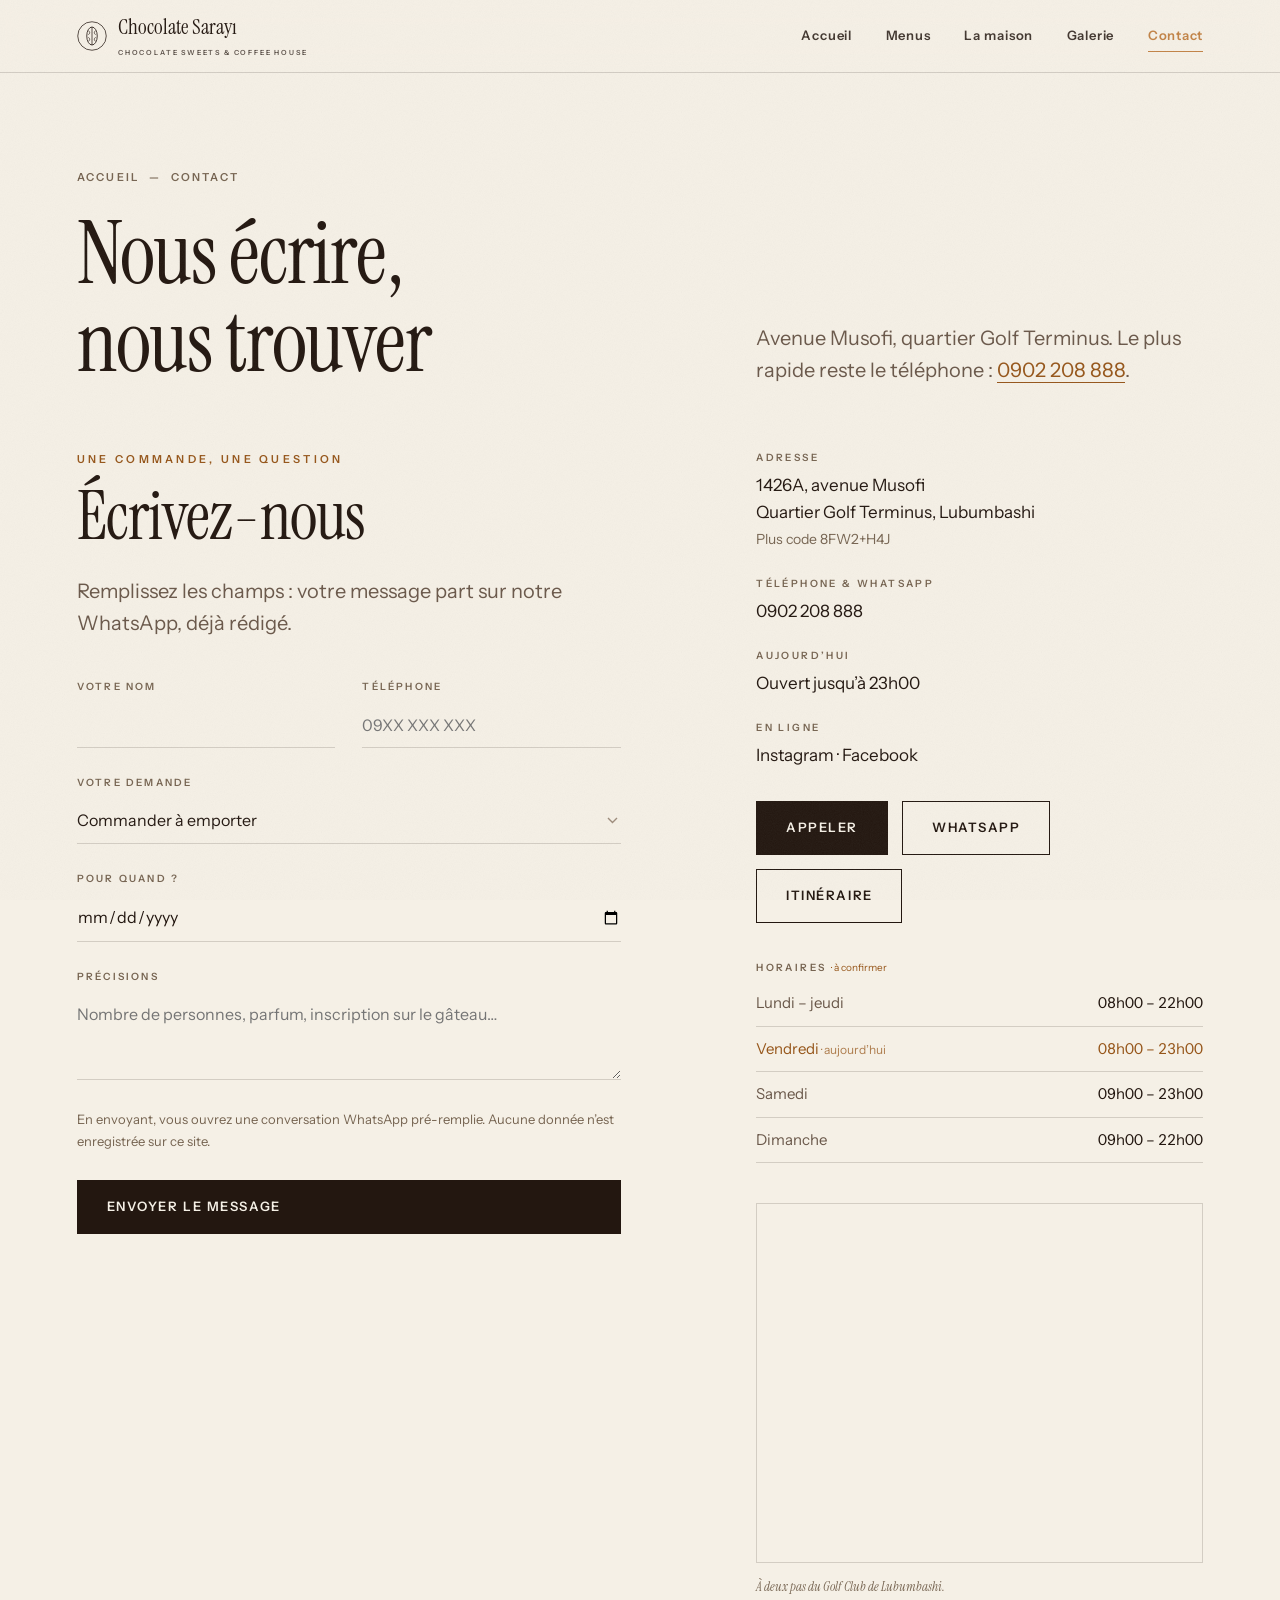
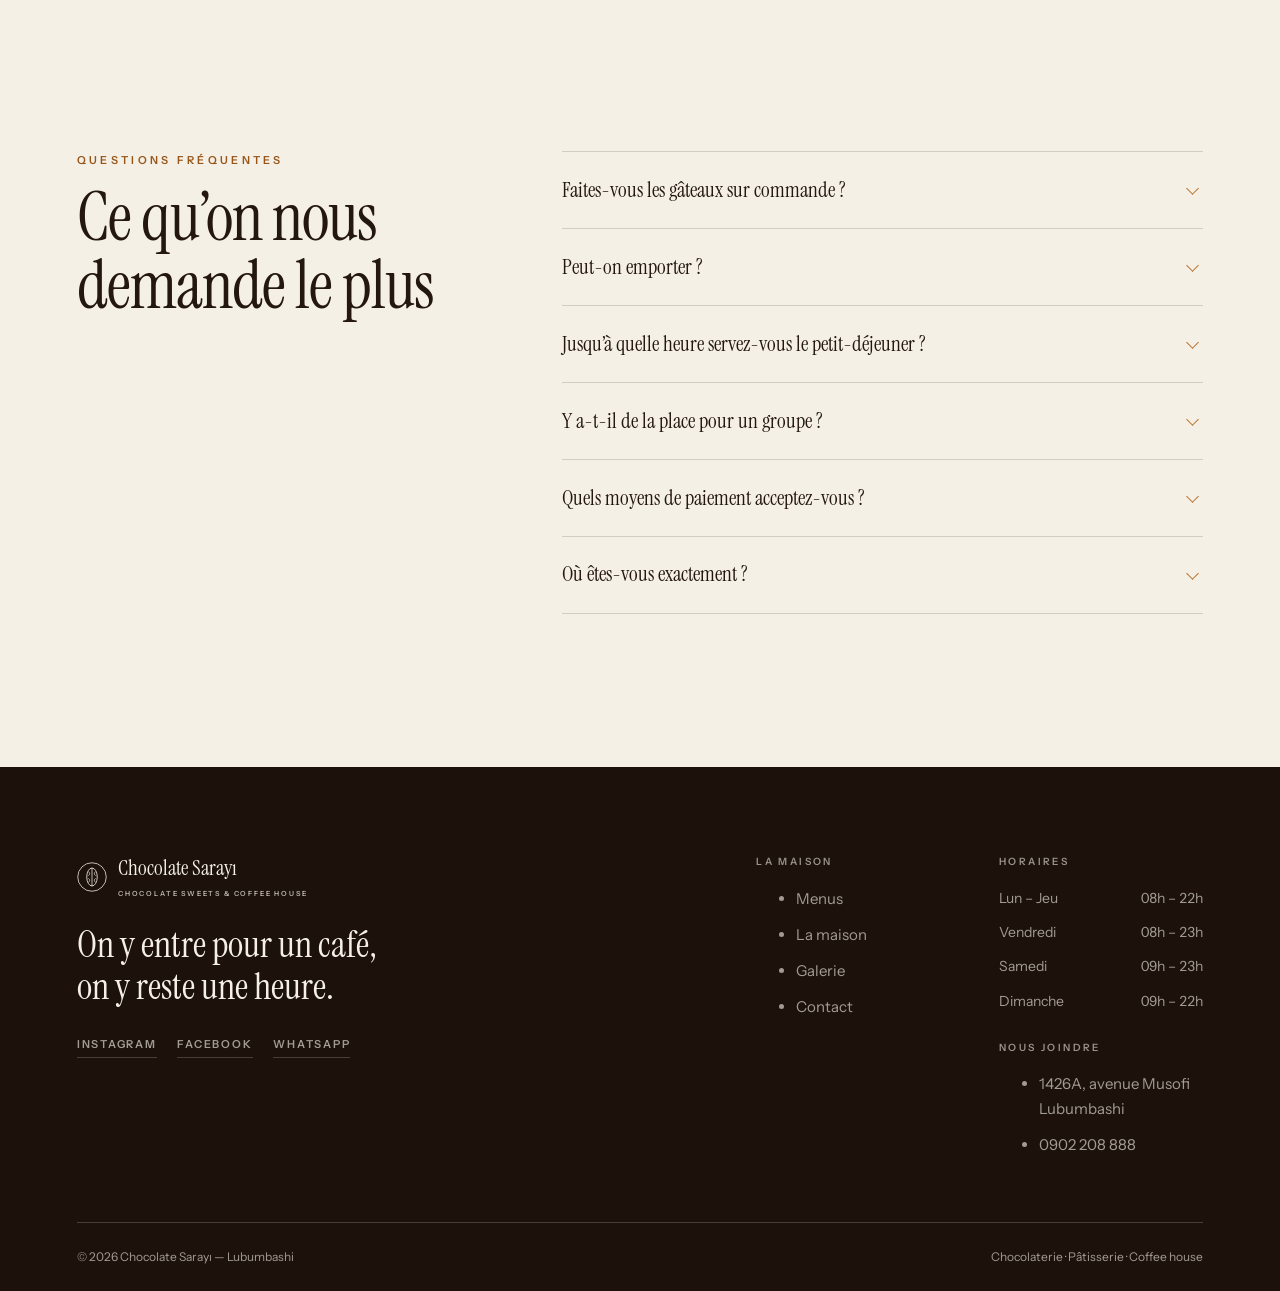
<file: contact.html>
<!DOCTYPE html>
<html lang="fr">
<head>
<meta charset="utf-8">
<meta name="viewport" content="width=device-width,initial-scale=1">
<title>Contact &amp; accès — Chocolate Sarayı, Lubumbashi</title>
<meta name="description" content="Contacter Chocolate Sarayı : téléphone 0902 208 888, WhatsApp, plan d’accès avenue Musofi, horaires et commandes de gâteaux.">
<link rel="canonical" href="https://www.chocolatesarayi.cd/contact.html">
<!-- Copie de démonstration : elle ne doit jamais être référencée.
     Le site définitif reprendra la directive index,follow du projet. -->
<meta name="robots" content="noindex,nofollow">
<meta name="theme-color" content="#1C120B">

<meta property="og:type" content="website">
<meta property="og:locale" content="fr_CD">
<meta property="og:site_name" content="Chocolate Sarayı">
<meta property="og:title" content="Contact &amp; accès — Chocolate Sarayı, Lubumbashi">
<meta property="og:description" content="Contacter Chocolate Sarayı : téléphone 0902 208 888, WhatsApp, plan d’accès avenue Musofi, horaires et commandes de gâteaux.">
<meta property="og:url" content="https://www.chocolatesarayi.cd/contact.html">
<meta property="og:image" content="https://www.chocolatesarayi.cd/assets/img/facade-chocolate-sarayi-lubumbashi.jpg">
<meta name="twitter:card" content="summary_large_image">

<link rel="icon" href="assets/img/favicon.svg" type="image/svg+xml">
<link rel="preconnect" href="https://fonts.googleapis.com">
<link rel="preconnect" href="https://fonts.gstatic.com" crossorigin>
<link href="https://fonts.googleapis.com/css2?family=Instrument+Sans:ital,wght@0,400..700;1,400..600&family=Instrument+Serif:ital@0;1&display=swap" rel="stylesheet">
<link rel="stylesheet" href="assets/css/style.css">

<script type="application/ld+json">
{
  "@context": "https://schema.org",
  "@graph": [
    {
      "@context": "https://schema.org",
      "@type": "BreadcrumbList",
      "itemListElement": [
        {
          "@type": "ListItem",
          "position": 1,
          "name": "Accueil",
          "item": "https://www.chocolatesarayi.cd/"
        },
        {
          "@type": "ListItem",
          "position": 2,
          "name": "Contact",
          "item": "https://www.chocolatesarayi.cd/contact.html"
        }
      ]
    },
    {
      "@type": "FAQPage",
      "mainEntity": [
        {
          "@type": "Question",
          "name": "Chocolate Sarayı fait-il les gâteaux sur commande ?",
          "acceptedAnswer": {
            "@type": "Answer",
            "text": "Oui. Comptez deux jours pour un gâteau entier, davantage en période de fêtes. Appelez-nous avec le nombre de parts, le parfum souhaité et l’inscription à écrire dessus."
          }
        },
        {
          "@type": "Question",
          "name": "Peut-on emporter chez Chocolate Sarayı ?",
          "acceptedAnswer": {
            "@type": "Answer",
            "text": "Tout s’emporte : parts de cheesecake, mini-pancakes, milkshakes, cafés. Appelez avant de passer, ce sera prêt."
          }
        },
        {
          "@type": "Question",
          "name": "Jusqu’à quelle heure servez-vous le petit-déjeuner ?",
          "acceptedAnswer": {
            "@type": "Answer",
            "text": "Jusqu’à 12h30, sur place. C’est l’heure la plus calme de la journée."
          }
        },
        {
          "@type": "Question",
          "name": "Y a-t-il de la place pour un groupe ?",
          "acceptedAnswer": {
            "@type": "Answer",
            "text": "La salle est grande et les tables se regroupent. Prévenez-nous la veille pour un anniversaire ou une sortie à plusieurs."
          }
        },
        {
          "@type": "Question",
          "name": "Quels moyens de paiement acceptez-vous ?",
          "acceptedAnswer": {
            "@type": "Answer",
            "text": "Francs congolais et dollars américains. Renseignez-vous au comptoir pour la carte bancaire et le mobile money."
          }
        },
        {
          "@type": "Question",
          "name": "Où êtes-vous exactement ?",
          "acceptedAnswer": {
            "@type": "Answer",
            "text": "1426A, avenue Musofi, quartier Golf Terminus, à Lubumbashi. Le Plus code Google est 8FW2+H4J. Le bâtiment porte deux enseignes : Chocolate Sarayı et Nice Cream."
          }
        }
      ]
    }
  ]
}
</script>
</head>
<body>

<a href="#principal" class="sr">Aller au contenu</a>

<header class="entete entete--posee">
  <div class="enveloppe entete__in">
    <a href="index.html" class="marque" aria-label="Chocolate Sarayı, accueil">
      <svg class="marque__mark" viewBox="0 0 40 40" fill="none" aria-hidden="true">
        <circle cx="20" cy="20" r="19" stroke="currentColor" stroke-width="1"/>
        <ellipse cx="20" cy="20" rx="7" ry="12" stroke="currentColor" stroke-width="1.1"/>
        <path d="M20 8v24" stroke="currentColor" stroke-width="1"/>
        <path d="M15.6 13.2c1.9 1.5 1.9 3.3 0 4.8m8.8-4.8c-1.9 1.5-1.9 3.3 0 4.8M15.6 22c1.9 1.5 1.9 3.3 0 4.8m8.8-4.8c-1.9 1.5-1.9 3.3 0 4.8"
              stroke="currentColor" stroke-width=".9" stroke-linecap="round"/>
      </svg>
      <span>
        <span class="marque__nom">Chocolate Sarayı</span>
        <span class="marque__sous">Chocolate Sweets &amp; Coffee House</span>
      </span>
    </a>
    <nav class="nav" id="menu" aria-label="Navigation principale">
      <a href="index.html">Accueil</a>
      <a href="carte.html">Menus</a>
      <a href="maison.html">La maison</a>
      <a href="galerie.html">Galerie</a>
      <a href="contact.html" aria-current="page">Contact</a>
      <p class="nav__pied">
        1426A, avenue Musofi — Lubumbashi<br>
        <a href="tel:+243902208888">0902 208 888</a>
      </p>
    </nav>
    <button class="burger" aria-label="Ouvrir le menu" aria-expanded="false" aria-controls="menu"><span></span></button>
  </div>
</header>

<main id="principal">

  <section class="titre-page">
    <div class="enveloppe grille">
      <div class="c1-7">
        <nav class="fil" aria-label="Fil d’Ariane"><a href="index.html">Accueil</a><span>—</span><span>Contact</span></nav>
        <h1>Nous écrire,<br>nous trouver</h1>
      </div>
      <p class="c8-13 chapeau" style="align-self:end">
        Avenue Musofi, quartier Golf Terminus. Le plus rapide reste le téléphone :
        <a href="tel:+243902208888" style="color:var(--caramel-texte);border-bottom:1px solid currentColor">0902 208 888</a>.
      </p>
    </div>
  </section>

  <section class="bloc" style="padding-top:0">
    <div class="enveloppe grille">
      <div class="c1-6 monte">
        <span class="capitale">Une commande, une question</span>
        <h2 style="margin:.9rem 0 1.5rem">Écrivez-nous</h2>
        <p class="chapeau" style="margin-bottom:2.5rem">
          Remplissez les champs : votre message part sur notre WhatsApp, déjà rédigé.
        </p>

        <form class="formulaire" data-whatsapp="243902208888" data-objet="Message depuis le site Chocolate Sarayı">
          <div class="champ--duo">
            <div class="champ">
              <label for="c-nom">Votre nom</label>
              <input type="text" id="c-nom" name="nom" required autocomplete="name">
            </div>
            <div class="champ">
              <label for="c-tel">Téléphone</label>
              <input type="tel" id="c-tel" name="telephone" required autocomplete="tel" placeholder="09XX XXX XXX">
            </div>
          </div>
          <div class="champ">
            <label for="c-objet">Votre demande</label>
            <select id="c-objet" name="demande">
              <option>Commander à emporter</option>
              <option>Gâteau sur commande</option>
              <option>Réserver pour un groupe</option>
              <option>Autre question</option>
            </select>
          </div>
          <div class="champ">
            <label for="c-date">Pour quand ?</label>
            <input type="date" id="c-date" name="date">
          </div>
          <div class="champ">
            <label for="c-msg">Précisions</label>
            <textarea id="c-msg" name="message" placeholder="Nombre de personnes, parfum, inscription sur le gâteau…"></textarea>
          </div>
          <p class="mention">
            En envoyant, vous ouvrez une conversation WhatsApp pré-remplie.
            Aucune donnée n’est enregistrée sur ce site.
          </p>
          <button type="submit" class="btn btn--plein">Envoyer le message</button>
          <p class="formulaire__msg" role="status">
            Votre message est prêt dans WhatsApp — appuyez sur « envoyer ».
          </p>
        </form>
      </div>

      <div class="c8-13 pratique monte" data-d="1">
        <dl>
          <div>
            <dt>Adresse</dt>
            <dd>1426A, avenue Musofi<br>Quartier Golf Terminus, Lubumbashi<br>
              <span style="color:var(--encre-pale);font-size:.875rem">Plus code 8FW2+H4J</span></dd>
          </div>
          <div>
            <dt>Téléphone &amp; WhatsApp</dt>
            <dd><a href="tel:+243902208888">0902 208 888</a></dd>
          </div>
          <div>
            <dt>Aujourd’hui</dt>
            <dd data-etat>Ouvert</dd>
          </div>
          <div>
            <dt>En ligne</dt>
            <dd><a href="https://www.instagram.com/chocolatesarayi.lubumbashi/" target="_blank" rel="noopener">Instagram</a> · <a href="https://web.facebook.com/people/Chocolatesarayi-Lubumbashi/61585087080867/" target="_blank" rel="noopener">Facebook</a></dd>
          </div>
        </dl>

        <div class="ouverture__actions" style="margin-top:2rem">
          <a href="tel:+243902208888" class="btn btn--plein">Appeler</a>
          <a href="https://wa.me/243902208888" class="btn btn--contour" target="_blank" rel="noopener">WhatsApp</a>
          <a href="https://www.google.com/maps/dir/?api=1&amp;destination=-11.6535407,27.4502638" class="btn btn--contour" target="_blank" rel="noopener">Itinéraire</a>
        </div>

        <h3 style="font-family:var(--texte);font-size:.625rem;letter-spacing:.24em;text-transform:uppercase;color:var(--encre-pale);font-weight:600;margin-top:2.5rem">
          Horaires <span style="color:var(--caramel-texte);text-transform:none;letter-spacing:0;font-weight:400">· à confirmer</span>
        </h3>
        <table class="horaires">
          <tbody>
            <tr data-jour="1 2 3 4"><th scope="row">Lundi – jeudi</th><td>08h00 – 22h00</td></tr>
            <tr data-jour="5"><th scope="row">Vendredi</th><td>08h00 – 23h00</td></tr>
            <tr data-jour="6"><th scope="row">Samedi</th><td>09h00 – 23h00</td></tr>
            <tr data-jour="0"><th scope="row">Dimanche</th><td>09h00 – 22h00</td></tr>
          </tbody>
        </table>

        <div class="plan" style="margin-top:2.5rem">
          <iframe
            src="https://www.google.com/maps?q=-11.6535407,27.4502638&amp;hl=fr&amp;z=17&amp;output=embed"
            title="Plan d’accès à Chocolate Sarayı, avenue Musofi, Lubumbashi"
            loading="lazy" referrerpolicy="no-referrer-when-downgrade"></iframe>
        </div>
        <p class="legende">À deux pas du Golf Club de Lubumbashi.</p>
      </div>
    </div>
  </section>

  <section class="bloc" style="padding-top:0">
    <div class="enveloppe grille">
      <div class="c1-5">
        <span class="capitale">Questions fréquentes</span>
        <h2 style="margin-top:.9rem">Ce qu’on nous<br>demande le plus</h2>
      </div>
      <div class="c6-13 questions">
        <details>
          <summary>Faites-vous les gâteaux sur commande ?</summary>
          <p>Oui. Comptez deux jours pour un gâteau entier, davantage en période de fêtes. Appelez-nous avec le nombre de parts, le parfum souhaité et l’inscription à écrire dessus.</p>
        </details>
        <details>
          <summary>Peut-on emporter ?</summary>
          <p>Tout s’emporte : parts de cheesecake, mini-pancakes, milkshakes, cafés. Appelez avant de passer, ce sera prêt.</p>
        </details>
        <details>
          <summary>Jusqu’à quelle heure servez-vous le petit-déjeuner ?</summary>
          <p>Jusqu’à 12h30, sur place. C’est l’heure la plus calme de la journée.</p>
        </details>
        <details>
          <summary>Y a-t-il de la place pour un groupe ?</summary>
          <p>La salle est grande et les tables se regroupent. Prévenez-nous la veille pour un anniversaire ou une sortie à plusieurs.</p>
        </details>
        <details>
          <summary>Quels moyens de paiement acceptez-vous ?</summary>
          <p>Francs congolais et dollars américains. Renseignez-vous au comptoir pour la carte bancaire et le mobile money.</p>
        </details>
        <details>
          <summary>Où êtes-vous exactement ?</summary>
          <p>1426A, avenue Musofi, quartier Golf Terminus, à Lubumbashi. Le Plus code Google est 8FW2+H4J. Le bâtiment porte deux enseignes : Chocolate Sarayı et Nice Cream.</p>
        </details>
      </div>
    </div>
  </section>

</main>


<footer class="pied">
  <div class="enveloppe">
    <div class="grille">
      <div class="c1-6">
        <span class="marque">
          <svg class="marque__mark" viewBox="0 0 40 40" fill="none" aria-hidden="true">
        <circle cx="20" cy="20" r="19" stroke="currentColor" stroke-width="1"/>
        <ellipse cx="20" cy="20" rx="7" ry="12" stroke="currentColor" stroke-width="1.1"/>
        <path d="M20 8v24" stroke="currentColor" stroke-width="1"/>
        <path d="M15.6 13.2c1.9 1.5 1.9 3.3 0 4.8m8.8-4.8c-1.9 1.5-1.9 3.3 0 4.8M15.6 22c1.9 1.5 1.9 3.3 0 4.8m8.8-4.8c-1.9 1.5-1.9 3.3 0 4.8"
              stroke="currentColor" stroke-width=".9" stroke-linecap="round"/>
      </svg>
      <span>
        <span class="marque__nom">Chocolate Sarayı</span>
        <span class="marque__sous">Chocolate Sweets &amp; Coffee House</span>
      </span>
        </span>
        <p class="pied__mot">On y entre pour un café, on y reste une heure.</p>
        <div class="reseaux">
          <a href="https://www.instagram.com/chocolatesarayi.lubumbashi/" target="_blank" rel="noopener">Instagram</a>
          <a href="https://web.facebook.com/people/Chocolatesarayi-Lubumbashi/61585087080867/" target="_blank" rel="noopener">Facebook</a>
          <a href="https://wa.me/243902208888" target="_blank" rel="noopener">WhatsApp</a>
        </div>
      </div>
      <div class="c8-13 grille" style="grid-template-columns:repeat(2,1fr);align-content:start">
        <div>
          <h2 class="pied__h">La maison</h2>
          <ul>
            <li><a href="carte.html">Menus</a></li>
            <li><a href="maison.html">La maison</a></li>
            <li><a href="galerie.html">Galerie</a></li>
            <li><a href="contact.html">Contact</a></li>
          </ul>
        </div>
        <div>
          <h2 class="pied__h">Horaires</h2>
          <ul class="pied__horaires">
            <li><span>Lun – Jeu</span><span>08h – 22h</span></li>
            <li><span>Vendredi</span><span>08h – 23h</span></li>
            <li><span>Samedi</span><span>09h – 23h</span></li>
            <li><span>Dimanche</span><span>09h – 22h</span></li>
          </ul>
          <h2 class="pied__h" style="margin-top:1.75rem">Nous joindre</h2>
          <ul>
            <li>1426A, avenue Musofi<br>Lubumbashi</li>
            <li><a href="tel:+243902208888">0902 208 888</a></li>
          </ul>
        </div>
      </div>
    </div>
    <div class="pied__bas">
      <span>© <span data-annee>2026</span> Chocolate Sarayı — Lubumbashi</span>
      <span>Chocolaterie · Pâtisserie · Coffee house</span>
    </div>
  </div>
</footer>

<nav class="barre-action" aria-label="Actions rapides">
  <a href="tel:+243902208888">
    <svg viewBox="0 0 24 24" fill="none" stroke="currentColor" stroke-width="1.5" stroke-linecap="round" stroke-linejoin="round"><path d="M5 3h3.5l2 5-2.5 1.5a12 12 0 0 0 5.5 5.5L15 12.5l5 2V18a2 2 0 0 1-2.2 2A16 16 0 0 1 4 5.2 2 2 0 0 1 6 3"/></svg>
    Appeler
  </a>
  <a href="https://wa.me/243902208888" target="_blank" rel="noopener">
    <svg viewBox="0 0 24 24" fill="currentColor"><path d="M12 2a10 10 0 0 0-8.6 15L2 22l5.2-1.4A10 10 0 1 0 12 2Zm5.3 14.1c-.2.6-1.3 1.2-1.8 1.2-.5.1-1 .1-1.7-.1a12 12 0 0 1-5.6-4.7c-.4-.6-.9-1.5-.9-2.4s.5-1.4.7-1.6c.2-.2.4-.3.6-.3h.5c.2 0 .4 0 .6.4l.8 1.9c.1.2 0 .4-.1.5l-.4.5c-.1.2-.3.3-.1.6a9 9 0 0 0 3.6 3c.3.2.5.1.6 0l.8-.9c.2-.2.4-.2.6-.1l1.8.9c.2.1.4.2.4.3v.8Z"/></svg>
    WhatsApp
  </a>
  <a href="https://www.google.com/maps/dir/?api=1&amp;destination=-11.6535407,27.4502638" target="_blank" rel="noopener">
    <svg viewBox="0 0 24 24" fill="none" stroke="currentColor" stroke-width="1.5" stroke-linecap="round" stroke-linejoin="round"><path d="M3 11.5 21 3l-8.5 18-2-7.5z"/></svg>
    Itinéraire
  </a>
</nav>

<script src="assets/js/main.js" defer></script>
</body>
</html>
</file>
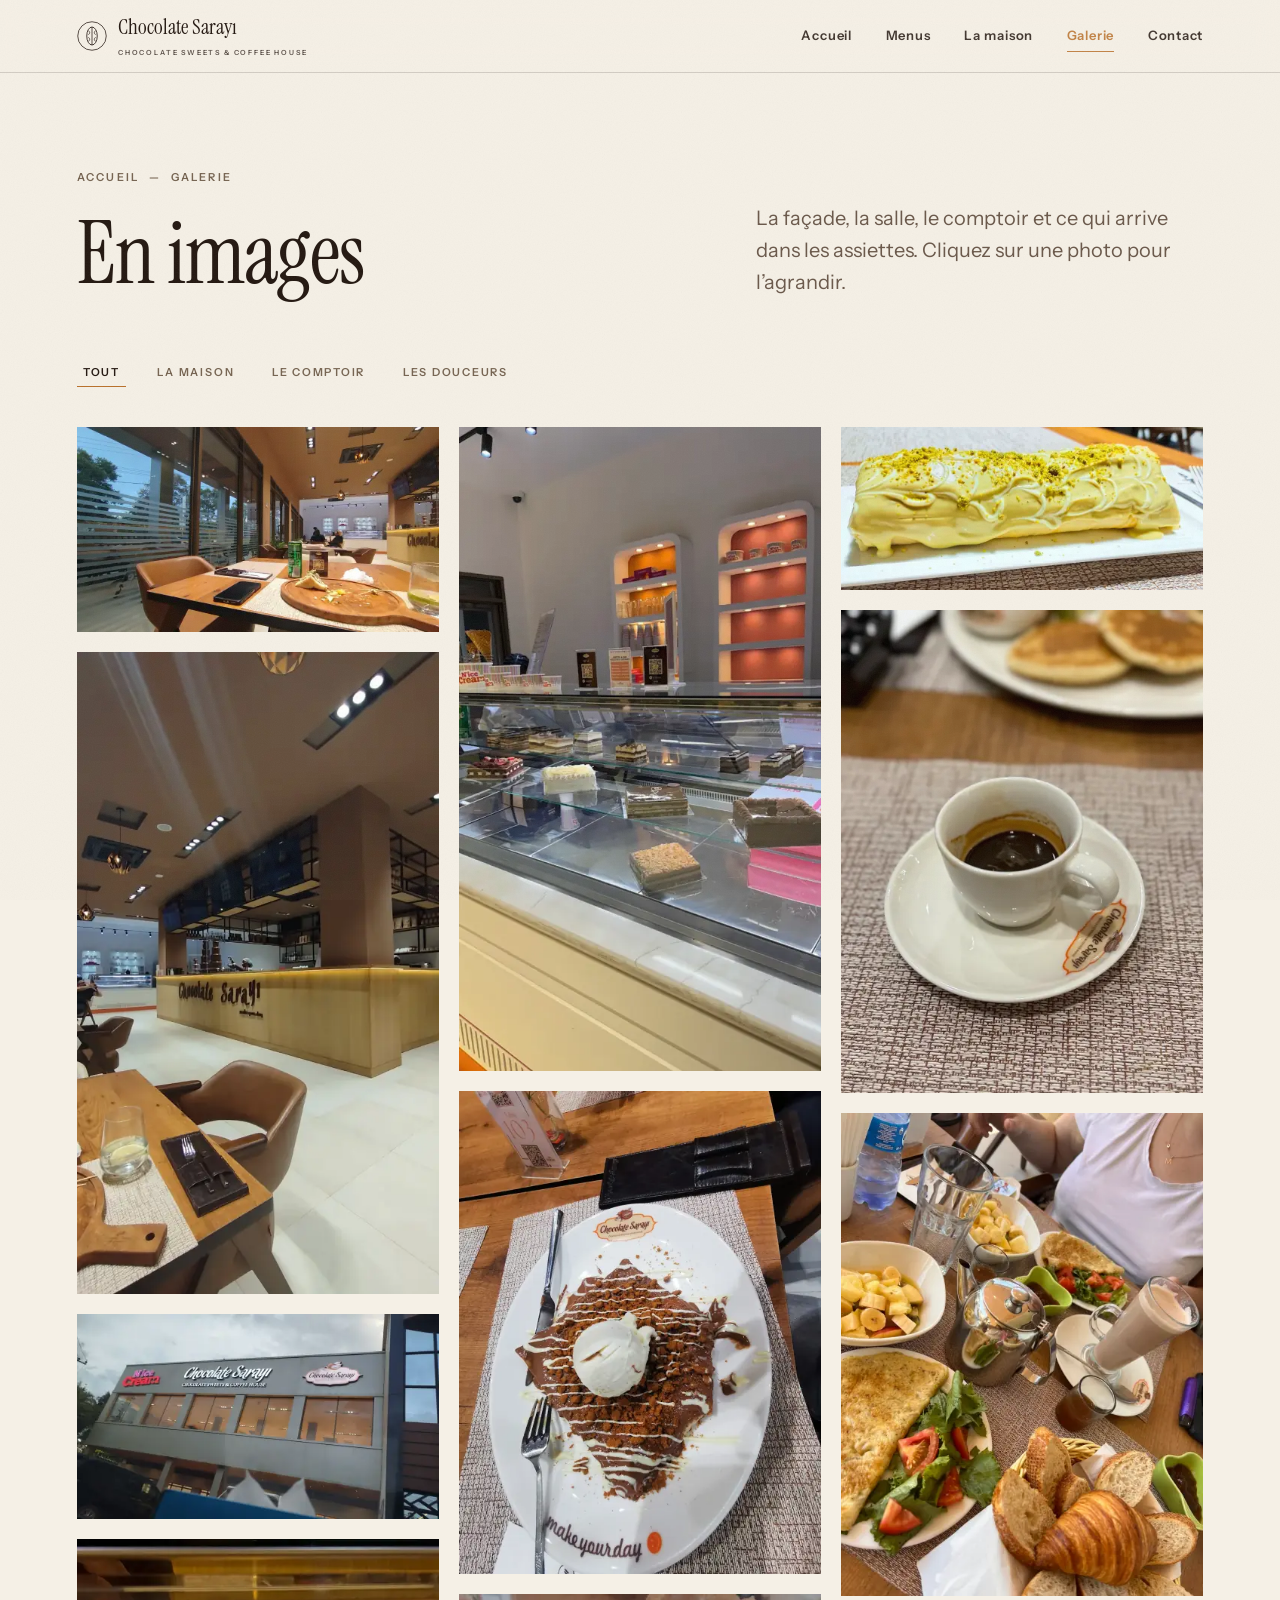
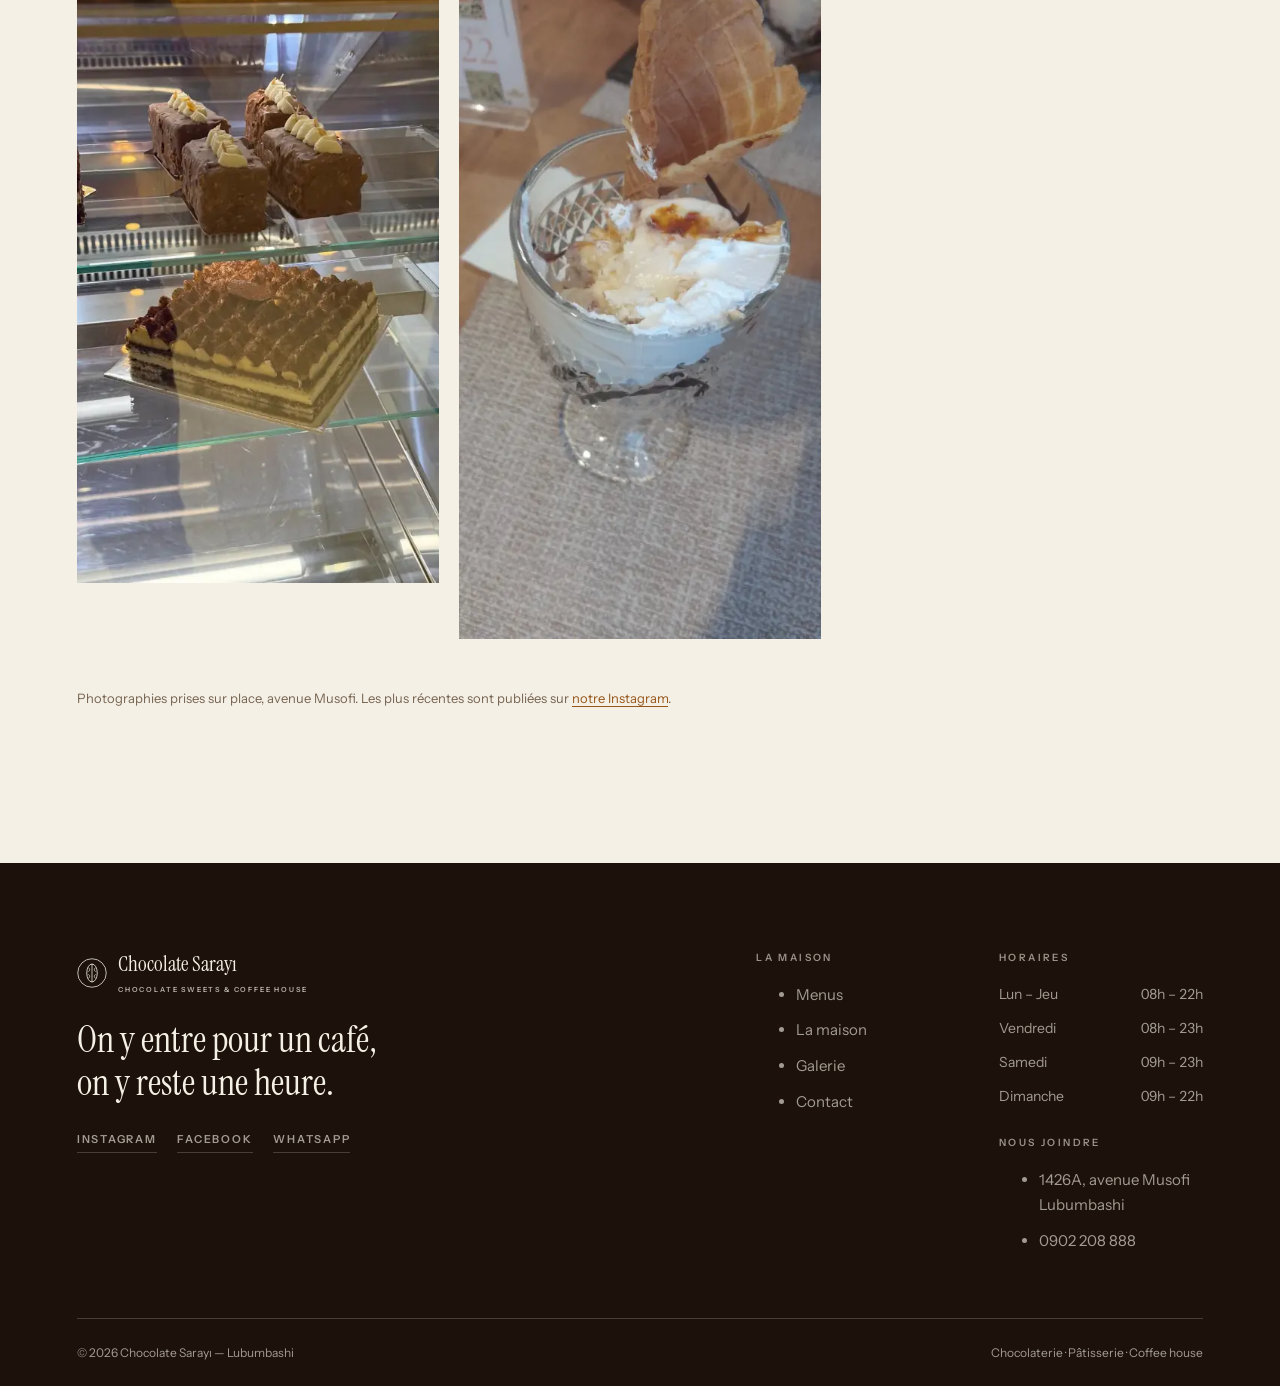
<file: galerie.html>
<!DOCTYPE html>
<html lang="fr">
<head>
<meta charset="utf-8">
<meta name="viewport" content="width=device-width,initial-scale=1">
<title>Galerie photos — Chocolate Sarayı, Lubumbashi</title>
<meta name="description" content="Photos de Chocolate Sarayı à Lubumbashi : la façade, la salle, le comptoir, les pâtisseries, les crêpes et les cafés.">
<link rel="canonical" href="https://www.chocolatesarayi.cd/galerie.html">
<!-- Copie de démonstration : elle ne doit jamais être référencée.
     Le site définitif reprendra la directive index,follow du projet. -->
<meta name="robots" content="noindex,nofollow">
<meta name="theme-color" content="#1C120B">

<meta property="og:type" content="website">
<meta property="og:locale" content="fr_CD">
<meta property="og:site_name" content="Chocolate Sarayı">
<meta property="og:title" content="Galerie photos — Chocolate Sarayı, Lubumbashi">
<meta property="og:description" content="Photos de Chocolate Sarayı à Lubumbashi : la façade, la salle, le comptoir, les pâtisseries, les crêpes et les cafés.">
<meta property="og:url" content="https://www.chocolatesarayi.cd/galerie.html">
<meta property="og:image" content="https://www.chocolatesarayi.cd/assets/img/vitrine-gateaux-nice-cream-lubumbashi.jpg">
<meta name="twitter:card" content="summary_large_image">

<link rel="icon" href="assets/img/favicon.svg" type="image/svg+xml">
<link rel="preconnect" href="https://fonts.googleapis.com">
<link rel="preconnect" href="https://fonts.gstatic.com" crossorigin>
<link href="https://fonts.googleapis.com/css2?family=Instrument+Sans:ital,wght@0,400..700;1,400..600&family=Instrument+Serif:ital@0;1&display=swap" rel="stylesheet">
<link rel="stylesheet" href="assets/css/style.css">

<script type="application/ld+json">
{
  "@context": "https://schema.org",
  "@type": "BreadcrumbList",
  "itemListElement": [
    {
      "@type": "ListItem",
      "position": 1,
      "name": "Accueil",
      "item": "https://www.chocolatesarayi.cd/"
    },
    {
      "@type": "ListItem",
      "position": 2,
      "name": "Galerie",
      "item": "https://www.chocolatesarayi.cd/galerie.html"
    }
  ]
}
</script>
</head>
<body>

<a href="#principal" class="sr">Aller au contenu</a>

<header class="entete entete--posee">
  <div class="enveloppe entete__in">
    <a href="index.html" class="marque" aria-label="Chocolate Sarayı, accueil">
      <svg class="marque__mark" viewBox="0 0 40 40" fill="none" aria-hidden="true">
        <circle cx="20" cy="20" r="19" stroke="currentColor" stroke-width="1"/>
        <ellipse cx="20" cy="20" rx="7" ry="12" stroke="currentColor" stroke-width="1.1"/>
        <path d="M20 8v24" stroke="currentColor" stroke-width="1"/>
        <path d="M15.6 13.2c1.9 1.5 1.9 3.3 0 4.8m8.8-4.8c-1.9 1.5-1.9 3.3 0 4.8M15.6 22c1.9 1.5 1.9 3.3 0 4.8m8.8-4.8c-1.9 1.5-1.9 3.3 0 4.8"
              stroke="currentColor" stroke-width=".9" stroke-linecap="round"/>
      </svg>
      <span>
        <span class="marque__nom">Chocolate Sarayı</span>
        <span class="marque__sous">Chocolate Sweets &amp; Coffee House</span>
      </span>
    </a>
    <nav class="nav" id="menu" aria-label="Navigation principale">
      <a href="index.html">Accueil</a>
      <a href="carte.html">Menus</a>
      <a href="maison.html">La maison</a>
      <a href="galerie.html" aria-current="page">Galerie</a>
      <a href="contact.html">Contact</a>
      <p class="nav__pied">
        1426A, avenue Musofi — Lubumbashi<br>
        <a href="tel:+243902208888">0902 208 888</a>
      </p>
    </nav>
    <button class="burger" aria-label="Ouvrir le menu" aria-expanded="false" aria-controls="menu"><span></span></button>
  </div>
</header>

<main id="principal">

  <section class="titre-page">
    <div class="enveloppe grille">
      <div class="c1-7">
        <nav class="fil" aria-label="Fil d’Ariane"><a href="index.html">Accueil</a><span>—</span><span>Galerie</span></nav>
        <h1>En images</h1>
      </div>
      <p class="c8-13 chapeau" style="align-self:end">
        La façade, la salle, le comptoir et ce qui arrive dans les assiettes.
        Cliquez sur une photo pour l’agrandir.
      </p>
    </div>
  </section>

  <section class="bloc" style="padding-top:0">
    <div class="enveloppe">
      <div class="filtres" role="group" aria-label="Filtrer les photos">
        <button type="button" data-filtre="tout" aria-pressed="true">Tout</button>
        <button type="button" data-filtre="maison" aria-pressed="false">La maison</button>
        <button type="button" data-filtre="comptoir" aria-pressed="false">Le comptoir</button>
        <button type="button" data-filtre="douceurs" aria-pressed="false">Les douceurs</button>
      </div>
      <div class="planche suite">
        <figure data-cat="maison">
          <img src="assets/img/salle-baies-vitrees-chocolate-sarayi-lubumbashi.webp"
               srcset="assets/img/salle-baies-vitrees-chocolate-sarayi-lubumbashi-480.webp 480w, assets/img/salle-baies-vitrees-chocolate-sarayi-lubumbashi-800.webp 800w, assets/img/salle-baies-vitrees-chocolate-sarayi-lubumbashi-1200.webp 1200w, assets/img/salle-baies-vitrees-chocolate-sarayi-lubumbashi.webp 1800w"
               sizes="(min-width:1500px) 430px, (min-width:641px) 31vw, 92vw"
               alt="La salle de Chocolate Sarayı, ses baies vitrées et ses fauteuils de cuir fauve" width="1800" height="1015" loading="lazy">
        </figure>
        <figure data-cat="maison">
          <img src="assets/img/comptoir-salon-chocolate-sarayi-lubumbashi.webp"
               srcset="assets/img/comptoir-salon-chocolate-sarayi-lubumbashi-480.webp 480w, assets/img/comptoir-salon-chocolate-sarayi-lubumbashi.webp 761w"
               sizes="(min-width:1500px) 430px, (min-width:641px) 31vw, 92vw"
               alt="Le comptoir de Chocolate Sarayı et son enseigne en lettres de bois" width="761" height="1350" loading="lazy">
        </figure>
        <figure data-cat="maison">
          <img src="assets/img/facade-chocolate-sarayi-lubumbashi.webp"
               srcset="assets/img/facade-chocolate-sarayi-lubumbashi-480.webp 480w, assets/img/facade-chocolate-sarayi-lubumbashi-800.webp 800w, assets/img/facade-chocolate-sarayi-lubumbashi-1200.webp 1200w, assets/img/facade-chocolate-sarayi-lubumbashi.webp 1800w"
               sizes="(min-width:1500px) 430px, (min-width:641px) 31vw, 92vw"
               alt="Façade de Chocolate Sarayı avec les enseignes Chocolate Sarayı et Nice Cream" width="1800" height="1015" loading="lazy">
        </figure>
        <figure data-cat="comptoir">
          <img src="assets/img/vitrine-patisseries-chocolate-sarayi-lubumbashi.webp"
               srcset="assets/img/vitrine-patisseries-chocolate-sarayi-lubumbashi-480.webp 480w, assets/img/vitrine-patisseries-chocolate-sarayi-lubumbashi.webp 759w"
               sizes="(min-width:1500px) 430px, (min-width:641px) 31vw, 92vw"
               alt="Vitrine réfrigérée de pâtisseries chocolat-amandes et gâteaux en tranches" width="759" height="1350" loading="lazy">
        </figure>
        <figure data-cat="comptoir">
          <img src="assets/img/vitrine-gateaux-nice-cream-lubumbashi.webp"
               srcset="assets/img/vitrine-gateaux-nice-cream-lubumbashi-480.webp 480w, assets/img/vitrine-gateaux-nice-cream-lubumbashi.webp 759w"
               sizes="(min-width:1500px) 430px, (min-width:641px) 31vw, 92vw"
               alt="Vitrine de gâteaux et pots de glace Nice Cream" width="759" height="1350" loading="lazy">
        </figure>
        <figure data-cat="douceurs">
          <img src="assets/img/crepe-chocolat-glace-chocolate-sarayi-lubumbashi.webp"
               srcset="assets/img/crepe-chocolat-glace-chocolate-sarayi-lubumbashi-480.webp 480w, assets/img/crepe-chocolat-glace-chocolate-sarayi-lubumbashi-800.webp 800w, assets/img/crepe-chocolat-glace-chocolate-sarayi-lubumbashi.webp 1012w"
               sizes="(min-width:1500px) 430px, (min-width:641px) 31vw, 92vw"
               alt="Crêpe nappée de chocolat, éclats de biscuit et boule de glace vanille" width="1012" height="1350" loading="lazy">
        </figure>
        <figure data-cat="douceurs">
          <img src="assets/img/coupe-glacee-chocolate-sarayi-lubumbashi.webp"
               srcset="assets/img/coupe-glacee-chocolate-sarayi-lubumbashi-480.webp 480w, assets/img/coupe-glacee-chocolate-sarayi-lubumbashi.webp 759w"
               sizes="(min-width:1500px) 430px, (min-width:641px) 31vw, 92vw"
               alt="Coupe glacée servie dans un verre taillé avec un éclat de gaufre" width="759" height="1350" loading="lazy">
        </figure>
        <figure data-cat="douceurs">
          <img src="assets/img/roule-pistache-chocolate-sarayi-lubumbashi.webp"
               srcset="assets/img/roule-pistache-chocolate-sarayi-lubumbashi-480.webp 480w, assets/img/roule-pistache-chocolate-sarayi-lubumbashi-800.webp 800w, assets/img/roule-pistache-chocolate-sarayi-lubumbashi-1200.webp 1200w, assets/img/roule-pistache-chocolate-sarayi-lubumbashi.webp 1800w"
               sizes="(min-width:1500px) 430px, (min-width:641px) 31vw, 92vw"
               alt="Roulé nappé de crème pistache et parsemé d’éclats de pistaches" width="1800" height="811" loading="lazy">
        </figure>
        <figure data-cat="douceurs">
          <img src="assets/img/cafe-turc-chocolate-sarayi-lubumbashi.webp"
               srcset="assets/img/cafe-turc-chocolate-sarayi-lubumbashi-480.webp 480w, assets/img/cafe-turc-chocolate-sarayi-lubumbashi-800.webp 800w, assets/img/cafe-turc-chocolate-sarayi-lubumbashi.webp 1012w"
               sizes="(min-width:1500px) 430px, (min-width:641px) 31vw, 92vw"
               alt="Café turc servi dans sa petite tasse marquée Chocolate Sarayı" width="1012" height="1350" loading="lazy">
        </figure>
        <figure data-cat="douceurs">
          <img src="assets/img/petit-dejeuner-chocolate-sarayi-lubumbashi.webp"
               srcset="assets/img/petit-dejeuner-chocolate-sarayi-lubumbashi-480.webp 480w, assets/img/petit-dejeuner-chocolate-sarayi-lubumbashi-800.webp 800w, assets/img/petit-dejeuner-chocolate-sarayi-lubumbashi.webp 1012w"
               sizes="(min-width:1500px) 430px, (min-width:641px) 31vw, 92vw"
               alt="Petit-déjeuner complet : omelette, salade de fruits, croissant et café" width="1012" height="1350" loading="lazy">
        </figure>
      </div>
      <p class="mention" style="margin-top:3rem">
        Photographies prises sur place, avenue Musofi. Les plus récentes sont
        publiées sur <a href="https://www.instagram.com/chocolatesarayi.lubumbashi/" target="_blank" rel="noopener">notre Instagram</a>.
      </p>
    </div>
  </section>

</main>


<div class="visionneuse" role="dialog" aria-modal="true" aria-label="Photo agrandie">
  <button class="visionneuse__fermer" type="button" aria-label="Fermer">
    <svg viewBox="0 0 24 24" fill="none" stroke="currentColor" stroke-width="1.4" width="22" height="22"><path d="M6 6l12 12M18 6 6 18"/></svg>
  </button>
  <button class="visionneuse__prec" type="button" aria-label="Photo précédente">
    <svg viewBox="0 0 24 24" fill="none" stroke="currentColor" stroke-width="1.4" width="24" height="24"><path d="M15 5l-7 7 7 7"/></svg>
  </button>
  <!-- Sans attribut src : un src="" ferait télécharger la page elle-même
       comme si c'était une image. Le script le renseigne à l'ouverture. -->
  <img alt="">
  <button class="visionneuse__suiv" type="button" aria-label="Photo suivante">
    <svg viewBox="0 0 24 24" fill="none" stroke="currentColor" stroke-width="1.4" width="24" height="24"><path d="M9 5l7 7-7 7"/></svg>
  </button>
  <span class="visionneuse__cpt"></span>
</div>

<footer class="pied">
  <div class="enveloppe">
    <div class="grille">
      <div class="c1-6">
        <span class="marque">
          <svg class="marque__mark" viewBox="0 0 40 40" fill="none" aria-hidden="true">
        <circle cx="20" cy="20" r="19" stroke="currentColor" stroke-width="1"/>
        <ellipse cx="20" cy="20" rx="7" ry="12" stroke="currentColor" stroke-width="1.1"/>
        <path d="M20 8v24" stroke="currentColor" stroke-width="1"/>
        <path d="M15.6 13.2c1.9 1.5 1.9 3.3 0 4.8m8.8-4.8c-1.9 1.5-1.9 3.3 0 4.8M15.6 22c1.9 1.5 1.9 3.3 0 4.8m8.8-4.8c-1.9 1.5-1.9 3.3 0 4.8"
              stroke="currentColor" stroke-width=".9" stroke-linecap="round"/>
      </svg>
      <span>
        <span class="marque__nom">Chocolate Sarayı</span>
        <span class="marque__sous">Chocolate Sweets &amp; Coffee House</span>
      </span>
        </span>
        <p class="pied__mot">On y entre pour un café, on y reste une heure.</p>
        <div class="reseaux">
          <a href="https://www.instagram.com/chocolatesarayi.lubumbashi/" target="_blank" rel="noopener">Instagram</a>
          <a href="https://web.facebook.com/people/Chocolatesarayi-Lubumbashi/61585087080867/" target="_blank" rel="noopener">Facebook</a>
          <a href="https://wa.me/243902208888" target="_blank" rel="noopener">WhatsApp</a>
        </div>
      </div>
      <div class="c8-13 grille" style="grid-template-columns:repeat(2,1fr);align-content:start">
        <div>
          <h2 class="pied__h">La maison</h2>
          <ul>
            <li><a href="carte.html">Menus</a></li>
            <li><a href="maison.html">La maison</a></li>
            <li><a href="galerie.html">Galerie</a></li>
            <li><a href="contact.html">Contact</a></li>
          </ul>
        </div>
        <div>
          <h2 class="pied__h">Horaires</h2>
          <ul class="pied__horaires">
            <li><span>Lun – Jeu</span><span>08h – 22h</span></li>
            <li><span>Vendredi</span><span>08h – 23h</span></li>
            <li><span>Samedi</span><span>09h – 23h</span></li>
            <li><span>Dimanche</span><span>09h – 22h</span></li>
          </ul>
          <h2 class="pied__h" style="margin-top:1.75rem">Nous joindre</h2>
          <ul>
            <li>1426A, avenue Musofi<br>Lubumbashi</li>
            <li><a href="tel:+243902208888">0902 208 888</a></li>
          </ul>
        </div>
      </div>
    </div>
    <div class="pied__bas">
      <span>© <span data-annee>2026</span> Chocolate Sarayı — Lubumbashi</span>
      <span>Chocolaterie · Pâtisserie · Coffee house</span>
    </div>
  </div>
</footer>

<nav class="barre-action" aria-label="Actions rapides">
  <a href="tel:+243902208888">
    <svg viewBox="0 0 24 24" fill="none" stroke="currentColor" stroke-width="1.5" stroke-linecap="round" stroke-linejoin="round"><path d="M5 3h3.5l2 5-2.5 1.5a12 12 0 0 0 5.5 5.5L15 12.5l5 2V18a2 2 0 0 1-2.2 2A16 16 0 0 1 4 5.2 2 2 0 0 1 6 3"/></svg>
    Appeler
  </a>
  <a href="https://wa.me/243902208888" target="_blank" rel="noopener">
    <svg viewBox="0 0 24 24" fill="currentColor"><path d="M12 2a10 10 0 0 0-8.6 15L2 22l5.2-1.4A10 10 0 1 0 12 2Zm5.3 14.1c-.2.6-1.3 1.2-1.8 1.2-.5.1-1 .1-1.7-.1a12 12 0 0 1-5.6-4.7c-.4-.6-.9-1.5-.9-2.4s.5-1.4.7-1.6c.2-.2.4-.3.6-.3h.5c.2 0 .4 0 .6.4l.8 1.9c.1.2 0 .4-.1.5l-.4.5c-.1.2-.3.3-.1.6a9 9 0 0 0 3.6 3c.3.2.5.1.6 0l.8-.9c.2-.2.4-.2.6-.1l1.8.9c.2.1.4.2.4.3v.8Z"/></svg>
    WhatsApp
  </a>
  <a href="https://www.google.com/maps/dir/?api=1&amp;destination=-11.6535407,27.4502638" target="_blank" rel="noopener">
    <svg viewBox="0 0 24 24" fill="none" stroke="currentColor" stroke-width="1.5" stroke-linecap="round" stroke-linejoin="round"><path d="M3 11.5 21 3l-8.5 18-2-7.5z"/></svg>
    Itinéraire
  </a>
</nav>

<script src="assets/js/main.js" defer></script>
</body>
</html>
</file>
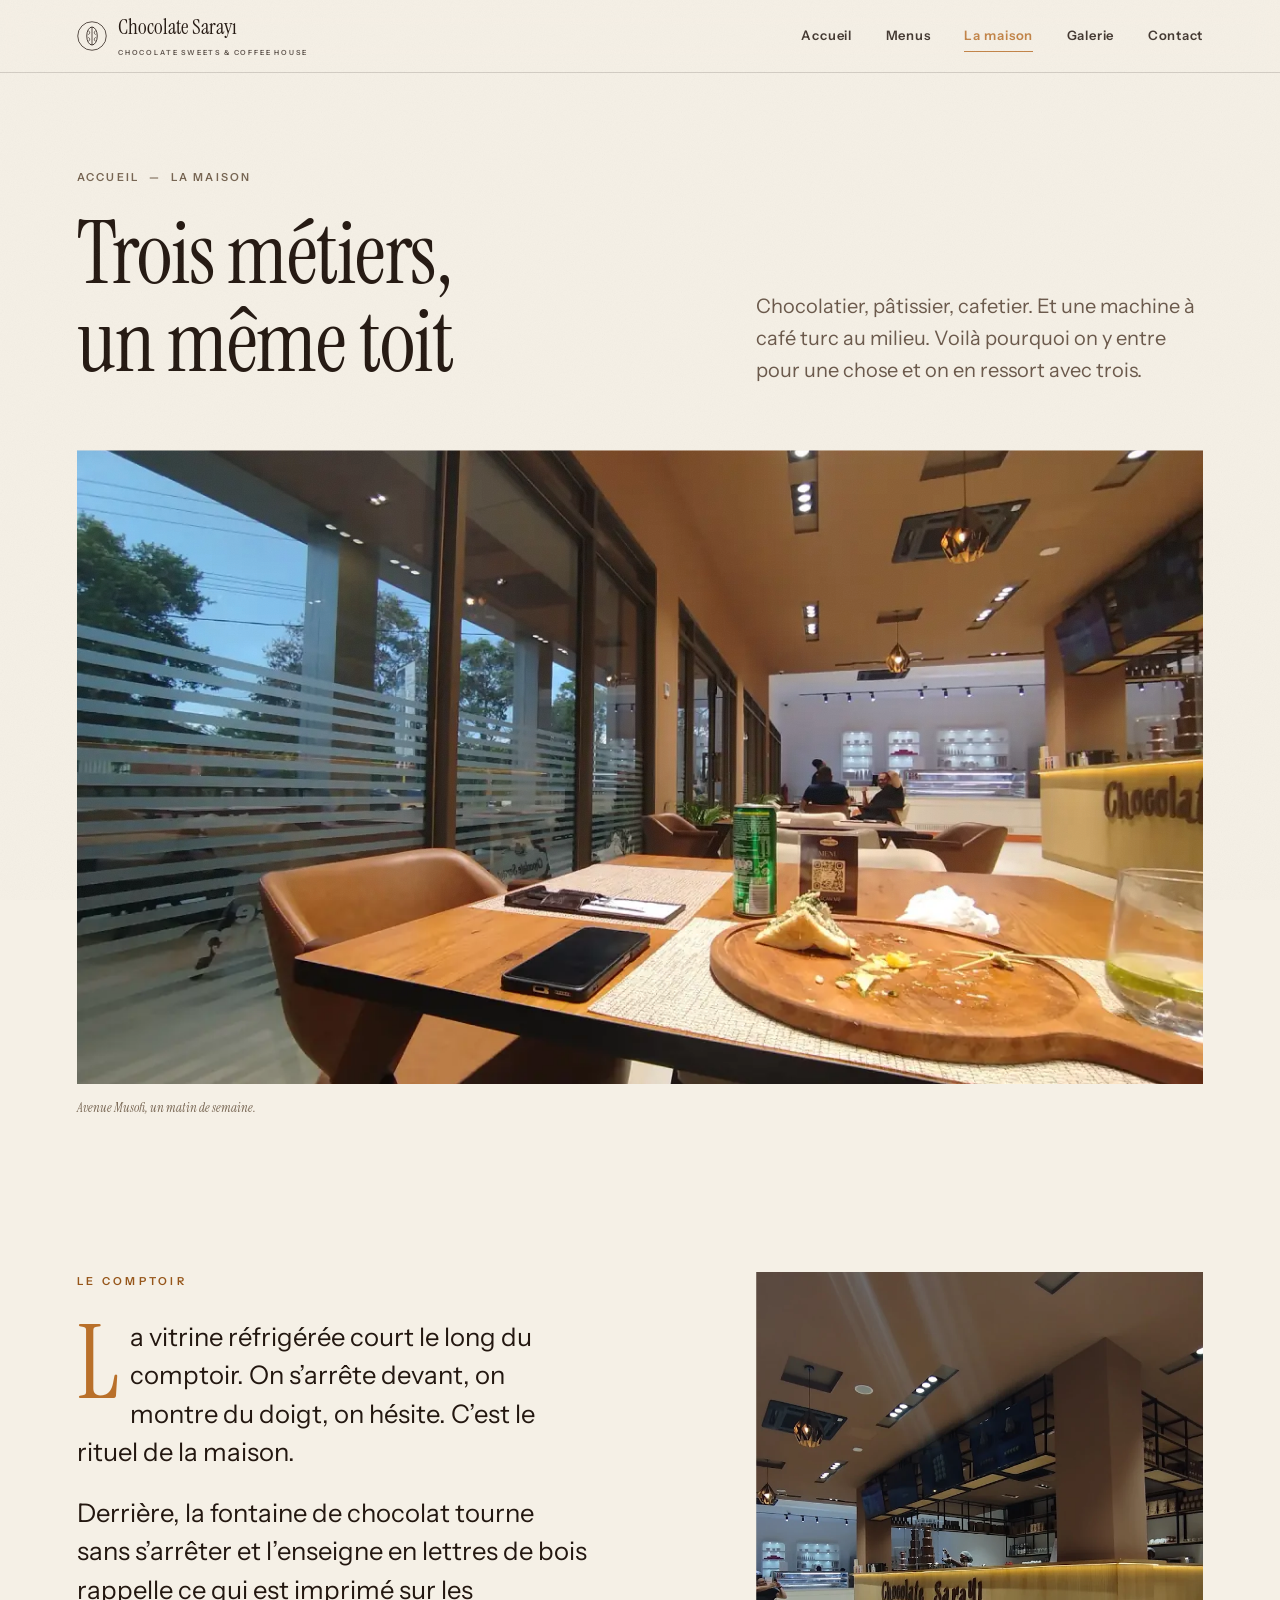
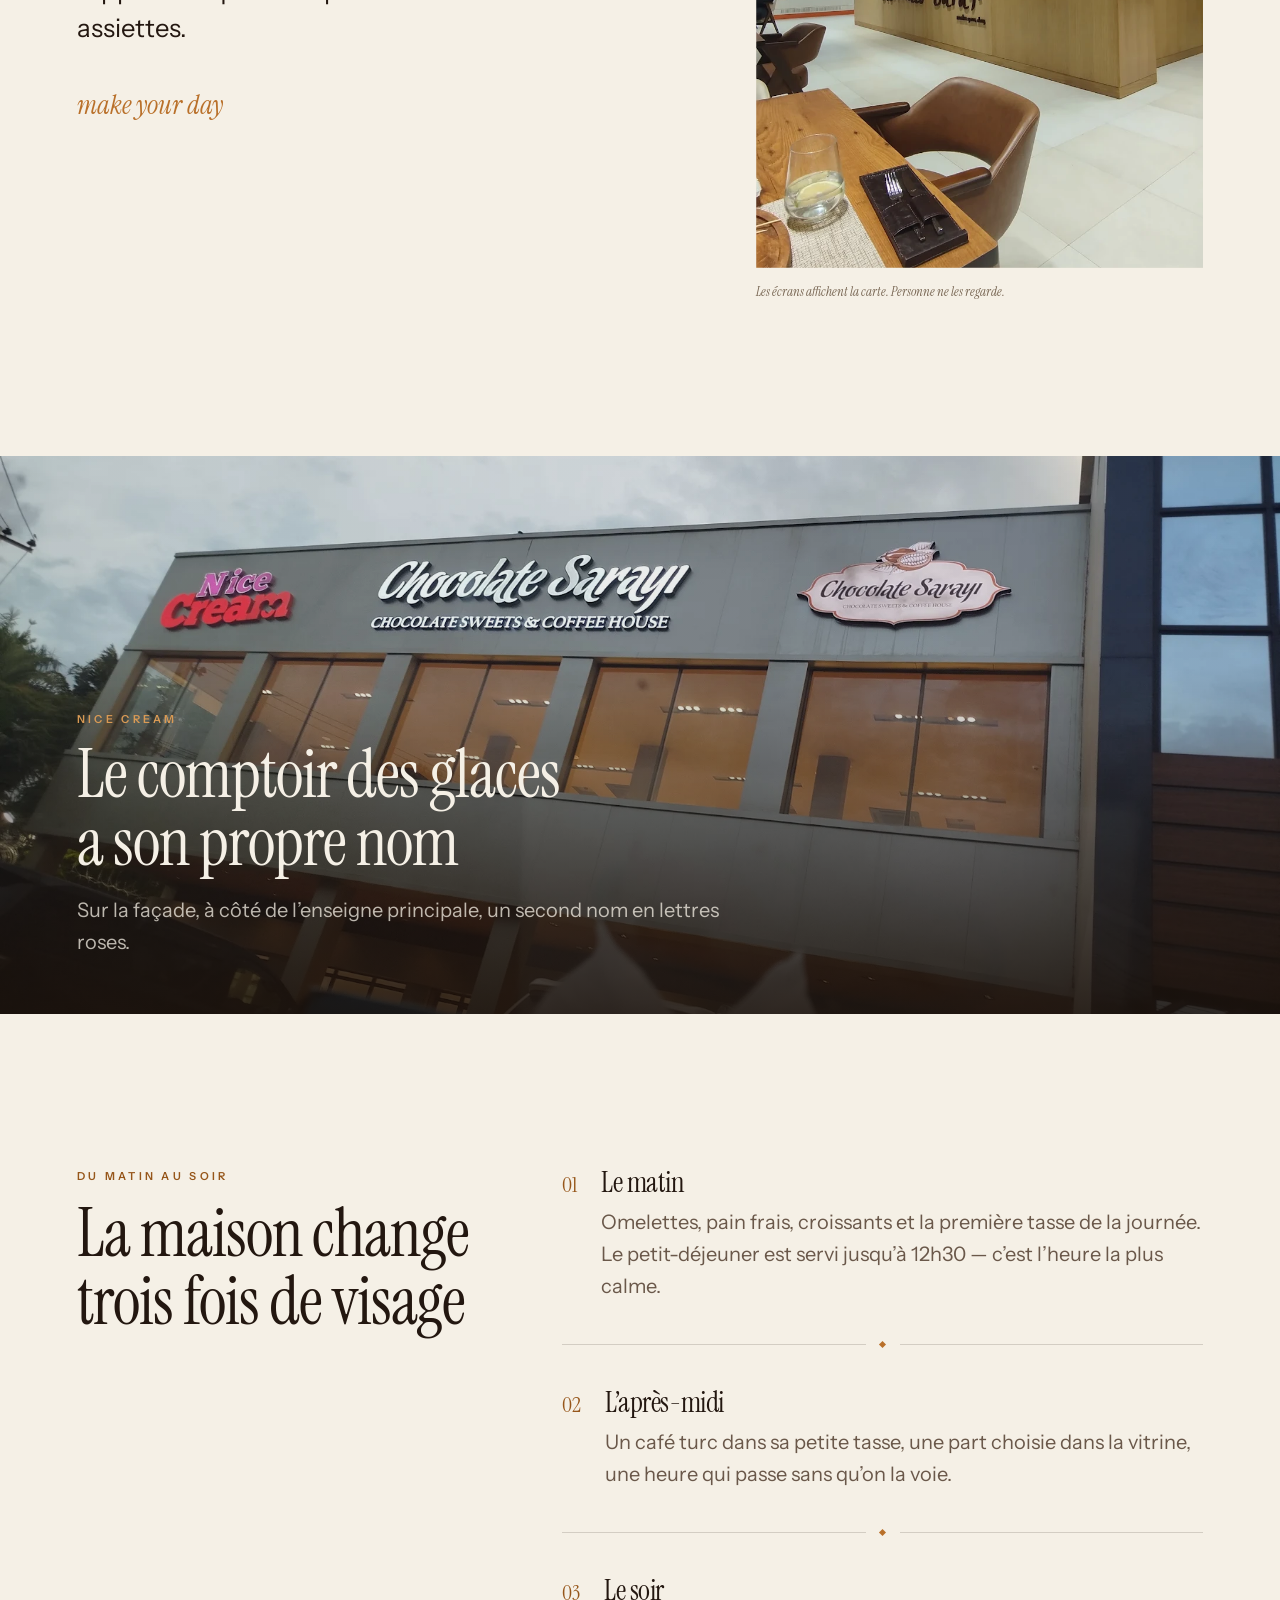
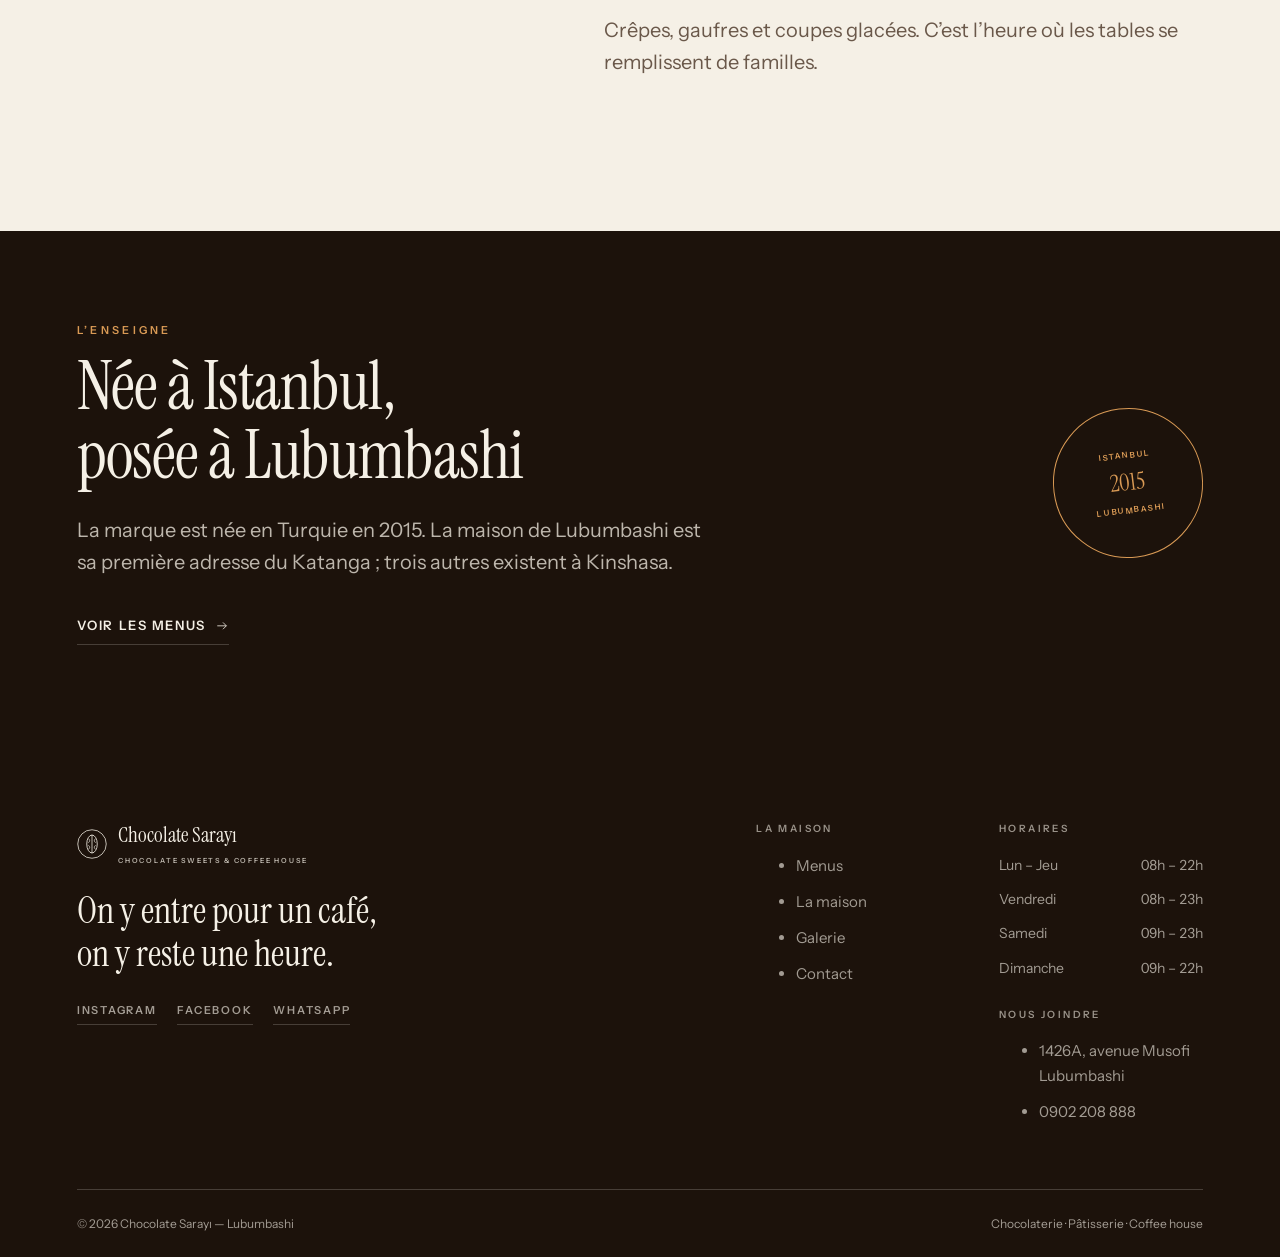
<file: maison.html>
<!DOCTYPE html>
<html lang="fr">
<head>
<meta charset="utf-8">
<meta name="viewport" content="width=device-width,initial-scale=1">
<title>La maison — Chocolate Sarayı, Lubumbashi</title>
<meta name="description" content="Chocolatier, pâtissier et cafetier à Lubumbashi. Le comptoir, la salle, Nice Cream et le petit-déjeuner servi jusqu’à 12h30, avenue Musofi.">
<link rel="canonical" href="https://www.chocolatesarayi.cd/maison.html">
<!-- Copie de démonstration : elle ne doit jamais être référencée.
     Le site définitif reprendra la directive index,follow du projet. -->
<meta name="robots" content="noindex,nofollow">
<meta name="theme-color" content="#1C120B">

<meta property="og:type" content="website">
<meta property="og:locale" content="fr_CD">
<meta property="og:site_name" content="Chocolate Sarayı">
<meta property="og:title" content="La maison — Chocolate Sarayı, Lubumbashi">
<meta property="og:description" content="Chocolatier, pâtissier et cafetier à Lubumbashi. Le comptoir, la salle, Nice Cream et le petit-déjeuner servi jusqu’à 12h30, avenue Musofi.">
<meta property="og:url" content="https://www.chocolatesarayi.cd/maison.html">
<meta property="og:image" content="https://www.chocolatesarayi.cd/assets/img/comptoir-salon-chocolate-sarayi-lubumbashi.jpg">
<meta name="twitter:card" content="summary_large_image">

<link rel="icon" href="assets/img/favicon.svg" type="image/svg+xml">
<link rel="preconnect" href="https://fonts.googleapis.com">
<link rel="preconnect" href="https://fonts.gstatic.com" crossorigin>
<link href="https://fonts.googleapis.com/css2?family=Instrument+Sans:ital,wght@0,400..700;1,400..600&family=Instrument+Serif:ital@0;1&display=swap" rel="stylesheet">
<link rel="stylesheet" href="assets/css/style.css">

<script type="application/ld+json">
{
  "@context": "https://schema.org",
  "@type": "BreadcrumbList",
  "itemListElement": [
    {
      "@type": "ListItem",
      "position": 1,
      "name": "Accueil",
      "item": "https://www.chocolatesarayi.cd/"
    },
    {
      "@type": "ListItem",
      "position": 2,
      "name": "La maison",
      "item": "https://www.chocolatesarayi.cd/maison.html"
    }
  ]
}
</script>
</head>
<body>

<a href="#principal" class="sr">Aller au contenu</a>

<header class="entete entete--posee">
  <div class="enveloppe entete__in">
    <a href="index.html" class="marque" aria-label="Chocolate Sarayı, accueil">
      <svg class="marque__mark" viewBox="0 0 40 40" fill="none" aria-hidden="true">
        <circle cx="20" cy="20" r="19" stroke="currentColor" stroke-width="1"/>
        <ellipse cx="20" cy="20" rx="7" ry="12" stroke="currentColor" stroke-width="1.1"/>
        <path d="M20 8v24" stroke="currentColor" stroke-width="1"/>
        <path d="M15.6 13.2c1.9 1.5 1.9 3.3 0 4.8m8.8-4.8c-1.9 1.5-1.9 3.3 0 4.8M15.6 22c1.9 1.5 1.9 3.3 0 4.8m8.8-4.8c-1.9 1.5-1.9 3.3 0 4.8"
              stroke="currentColor" stroke-width=".9" stroke-linecap="round"/>
      </svg>
      <span>
        <span class="marque__nom">Chocolate Sarayı</span>
        <span class="marque__sous">Chocolate Sweets &amp; Coffee House</span>
      </span>
    </a>
    <nav class="nav" id="menu" aria-label="Navigation principale">
      <a href="index.html">Accueil</a>
      <a href="carte.html">Menus</a>
      <a href="maison.html" aria-current="page">La maison</a>
      <a href="galerie.html">Galerie</a>
      <a href="contact.html">Contact</a>
      <p class="nav__pied">
        1426A, avenue Musofi — Lubumbashi<br>
        <a href="tel:+243902208888">0902 208 888</a>
      </p>
    </nav>
    <button class="burger" aria-label="Ouvrir le menu" aria-expanded="false" aria-controls="menu"><span></span></button>
  </div>
</header>

<main id="principal">

  <section class="titre-page">
    <div class="enveloppe grille">
      <div class="c1-7">
        <nav class="fil" aria-label="Fil d’Ariane"><a href="index.html">Accueil</a><span>—</span><span>La maison</span></nav>
        <h1>Trois métiers,<br>un même toit</h1>
      </div>
      <p class="c8-13 chapeau" style="align-self:end">
        Chocolatier, pâtissier, cafetier. Et une machine à café turc au milieu.
        Voilà pourquoi on y entre pour une chose et on en ressort avec trois.
      </p>
    </div>
  </section>

  <section class="bloc" style="padding-top:0">
    <div class="enveloppe">
      <figure>
        <div class="photo devoile" style="aspect-ratio:16/9">
          <img src="assets/img/salle-baies-vitrees-chocolate-sarayi-lubumbashi.webp"
               srcset="assets/img/salle-baies-vitrees-chocolate-sarayi-lubumbashi-480.webp 480w, assets/img/salle-baies-vitrees-chocolate-sarayi-lubumbashi-800.webp 800w, assets/img/salle-baies-vitrees-chocolate-sarayi-lubumbashi-1200.webp 1200w, assets/img/salle-baies-vitrees-chocolate-sarayi-lubumbashi.webp 1800w"
               sizes="(min-width:1500px) 1340px, 92vw"
               alt="La salle de Chocolate Sarayı, ses baies vitrées et ses fauteuils de cuir fauve"
               width="1800" height="1015" loading="lazy">
        </div>
        <figcaption class="legende">Avenue Musofi, un matin de semaine.</figcaption>
      </figure>
    </div>
  </section>

  <section class="bloc" style="padding-top:0">
    <div class="enveloppe grille">
      <div class="c1-6 manifeste monte">
        <span class="capitale">Le comptoir</span>
        <p class="lettrine" style="margin-top:1.75rem">
          La vitrine réfrigérée court le long du comptoir. On s’arrête devant, on
          montre du doigt, on hésite. C’est le rituel de la maison.
        </p>
        <p>
          Derrière, la fontaine de chocolat tourne sans s’arrêter et l’enseigne en
          lettres de bois rappelle ce qui est imprimé sur les assiettes.
        </p>
        <span class="signature">make your day</span>
      </div>
      <figure class="c8-13" style="align-self:start">
        <div class="photo devoile" style="aspect-ratio:3/4">
          <img src="assets/img/comptoir-salon-chocolate-sarayi-lubumbashi.webp"
               srcset="assets/img/comptoir-salon-chocolate-sarayi-lubumbashi-480.webp 480w, assets/img/comptoir-salon-chocolate-sarayi-lubumbashi.webp 761w"
               sizes="(min-width:1500px) 540px, (min-width:901px) 40vw, 92vw"
               alt="Le comptoir de Chocolate Sarayı et sa fontaine de chocolat"
               width="761" height="1350" loading="lazy">
        </div>
        <figcaption class="legende">Les écrans affichent la carte. Personne ne les regarde.</figcaption>
      </figure>
    </div>
  </section>

  <section class="bande-photo clair">
    <div class="bande-photo__fond">
      <img src="assets/img/facade-chocolate-sarayi-lubumbashi.webp"
           srcset="assets/img/facade-chocolate-sarayi-lubumbashi-480.webp 480w, assets/img/facade-chocolate-sarayi-lubumbashi-800.webp 800w, assets/img/facade-chocolate-sarayi-lubumbashi-1200.webp 1200w, assets/img/facade-chocolate-sarayi-lubumbashi.webp 1800w"
           sizes="100vw"
           alt="Façade de Chocolate Sarayı à Lubumbashi, avec les enseignes Chocolate Sarayı et Nice Cream"
           width="1800" height="1015" loading="lazy">
    </div>
    <div class="enveloppe bande-photo__in">
      <span class="capitale">Nice Cream</span>
      <h2 style="margin-top:.8rem">Le comptoir des glaces<br>a son propre nom</h2>
      <p class="chapeau" style="margin-top:1rem">
        Sur la façade, à côté de l’enseigne principale, un second nom en lettres roses.
      </p>
    </div>
  </section>

  <section class="bloc">
    <div class="enveloppe grille">
      <div class="c1-5 monte">
        <span class="capitale">Du matin au soir</span>
        <h2 style="margin-top:.9rem">La maison change<br>trois fois de visage</h2>
      </div>
      <div class="c6-13 suite" style="display:grid;gap:clamp(1.75rem,3.5vw,2.5rem)">
        <div style="display:grid;grid-template-columns:auto 1fr;gap:1.5rem;align-items:baseline">
          <span class="met__px" style="font-size:1.4rem">01</span>
          <div>
            <h3>Le matin</h3>
            <p class="chapeau" style="margin-top:.5rem">
              Omelettes, pain frais, croissants et la première tasse de la journée.
              Le petit-déjeuner est servi jusqu’à 12h30 — c’est l’heure la plus calme.
            </p>
          </div>
        </div>
        <div class="filet"><i></i></div>
        <div style="display:grid;grid-template-columns:auto 1fr;gap:1.5rem;align-items:baseline">
          <span class="met__px" style="font-size:1.4rem">02</span>
          <div>
            <h3>L’après-midi</h3>
            <p class="chapeau" style="margin-top:.5rem">
              Un café turc dans sa petite tasse, une part choisie dans la vitrine,
              une heure qui passe sans qu’on la voie.
            </p>
          </div>
        </div>
        <div class="filet"><i></i></div>
        <div style="display:grid;grid-template-columns:auto 1fr;gap:1.5rem;align-items:baseline">
          <span class="met__px" style="font-size:1.4rem">03</span>
          <div>
            <h3>Le soir</h3>
            <p class="chapeau" style="margin-top:.5rem">
              Crêpes, gaufres et coupes glacées. C’est l’heure où les tables se
              remplissent de familles.
            </p>
          </div>
        </div>
      </div>
    </div>
  </section>

  <section class="bloc clair" style="background:var(--cacao);padding-block:clamp(3rem,7vw,6rem)">
    <div class="enveloppe grille" style="align-items:center">
      <div class="c1-7 monte">
        <span class="capitale">L’enseigne</span>
        <h2 style="margin-top:.9rem">Née à Istanbul,<br>posée à Lubumbashi</h2>
        <p class="chapeau" style="margin-top:1.5rem">
          La marque est née en Turquie en 2015. La maison de Lubumbashi est sa
          première adresse du Katanga ; trois autres existent à Kinshasa.
        </p>
        <p style="margin-top:2rem">
          <a href="carte.html" class="btn">Voir les menus <svg viewBox="0 0 24 24" fill="none" stroke="currentColor" stroke-width="1.4"><path d="M4 12h16m-6-6 6 6-6 6"/></svg></a>
        </p>
      </div>
      <div class="c8-13" style="display:flex;justify-content:flex-end">
        <div class="sceau" style="color:var(--caramel-clair);width:clamp(110px,12vw,150px)" aria-hidden="true">
          <span>Istanbul<b>2015</b>Lubumbashi</span>
        </div>
      </div>
    </div>
  </section>

</main>


<footer class="pied">
  <div class="enveloppe">
    <div class="grille">
      <div class="c1-6">
        <span class="marque">
          <svg class="marque__mark" viewBox="0 0 40 40" fill="none" aria-hidden="true">
        <circle cx="20" cy="20" r="19" stroke="currentColor" stroke-width="1"/>
        <ellipse cx="20" cy="20" rx="7" ry="12" stroke="currentColor" stroke-width="1.1"/>
        <path d="M20 8v24" stroke="currentColor" stroke-width="1"/>
        <path d="M15.6 13.2c1.9 1.5 1.9 3.3 0 4.8m8.8-4.8c-1.9 1.5-1.9 3.3 0 4.8M15.6 22c1.9 1.5 1.9 3.3 0 4.8m8.8-4.8c-1.9 1.5-1.9 3.3 0 4.8"
              stroke="currentColor" stroke-width=".9" stroke-linecap="round"/>
      </svg>
      <span>
        <span class="marque__nom">Chocolate Sarayı</span>
        <span class="marque__sous">Chocolate Sweets &amp; Coffee House</span>
      </span>
        </span>
        <p class="pied__mot">On y entre pour un café, on y reste une heure.</p>
        <div class="reseaux">
          <a href="https://www.instagram.com/chocolatesarayi.lubumbashi/" target="_blank" rel="noopener">Instagram</a>
          <a href="https://web.facebook.com/people/Chocolatesarayi-Lubumbashi/61585087080867/" target="_blank" rel="noopener">Facebook</a>
          <a href="https://wa.me/243902208888" target="_blank" rel="noopener">WhatsApp</a>
        </div>
      </div>
      <div class="c8-13 grille" style="grid-template-columns:repeat(2,1fr);align-content:start">
        <div>
          <h2 class="pied__h">La maison</h2>
          <ul>
            <li><a href="carte.html">Menus</a></li>
            <li><a href="maison.html">La maison</a></li>
            <li><a href="galerie.html">Galerie</a></li>
            <li><a href="contact.html">Contact</a></li>
          </ul>
        </div>
        <div>
          <h2 class="pied__h">Horaires</h2>
          <ul class="pied__horaires">
            <li><span>Lun – Jeu</span><span>08h – 22h</span></li>
            <li><span>Vendredi</span><span>08h – 23h</span></li>
            <li><span>Samedi</span><span>09h – 23h</span></li>
            <li><span>Dimanche</span><span>09h – 22h</span></li>
          </ul>
          <h2 class="pied__h" style="margin-top:1.75rem">Nous joindre</h2>
          <ul>
            <li>1426A, avenue Musofi<br>Lubumbashi</li>
            <li><a href="tel:+243902208888">0902 208 888</a></li>
          </ul>
        </div>
      </div>
    </div>
    <div class="pied__bas">
      <span>© <span data-annee>2026</span> Chocolate Sarayı — Lubumbashi</span>
      <span>Chocolaterie · Pâtisserie · Coffee house</span>
    </div>
  </div>
</footer>

<nav class="barre-action" aria-label="Actions rapides">
  <a href="tel:+243902208888">
    <svg viewBox="0 0 24 24" fill="none" stroke="currentColor" stroke-width="1.5" stroke-linecap="round" stroke-linejoin="round"><path d="M5 3h3.5l2 5-2.5 1.5a12 12 0 0 0 5.5 5.5L15 12.5l5 2V18a2 2 0 0 1-2.2 2A16 16 0 0 1 4 5.2 2 2 0 0 1 6 3"/></svg>
    Appeler
  </a>
  <a href="https://wa.me/243902208888" target="_blank" rel="noopener">
    <svg viewBox="0 0 24 24" fill="currentColor"><path d="M12 2a10 10 0 0 0-8.6 15L2 22l5.2-1.4A10 10 0 1 0 12 2Zm5.3 14.1c-.2.6-1.3 1.2-1.8 1.2-.5.1-1 .1-1.7-.1a12 12 0 0 1-5.6-4.7c-.4-.6-.9-1.5-.9-2.4s.5-1.4.7-1.6c.2-.2.4-.3.6-.3h.5c.2 0 .4 0 .6.4l.8 1.9c.1.2 0 .4-.1.5l-.4.5c-.1.2-.3.3-.1.6a9 9 0 0 0 3.6 3c.3.2.5.1.6 0l.8-.9c.2-.2.4-.2.6-.1l1.8.9c.2.1.4.2.4.3v.8Z"/></svg>
    WhatsApp
  </a>
  <a href="https://www.google.com/maps/dir/?api=1&amp;destination=-11.6535407,27.4502638" target="_blank" rel="noopener">
    <svg viewBox="0 0 24 24" fill="none" stroke="currentColor" stroke-width="1.5" stroke-linecap="round" stroke-linejoin="round"><path d="M3 11.5 21 3l-8.5 18-2-7.5z"/></svg>
    Itinéraire
  </a>
</nav>

<script src="assets/js/main.js" defer></script>
</body>
</html>
</file>
<file: assets/css/style.css>
/* ==========================================================================
   Chocolate Sarayı — Chocolate Sweets & Coffee House, Lubumbashi
   ==========================================================================
   Parti pris : la retenue. Peu de blocs, beaucoup d'air, une seule couleur
   d'accent, la photographie au premier plan. Les ornements sont rares et
   dessinés (sceau, filet à losange), jamais décoratifs par défaut.
   ========================================================================== */

/* --- 1. Reset ------------------------------------------------------------ */
*,*::before,*::after{box-sizing:border-box}
html{-webkit-text-size-adjust:100%;scroll-behavior:smooth;overflow-x:clip}
@media (prefers-reduced-motion:reduce){html{scroll-behavior:auto}
  *,*::before,*::after{animation-duration:.01ms!important;transition-duration:.01ms!important}}
body,h1,h2,h3,h4,p,figure,blockquote,dl,dd,ul,ol{margin:0}
ul[class],ol[class]{list-style:none;padding:0}
/* height:auto est indispensable : sans lui l'attribut height du HTML impose
   sa hauteur et tous les aspect-ratio plus bas sont ignorés. */
img,picture,svg{max-width:100%;height:auto;display:block}
input,button,textarea,select{font:inherit;color:inherit}
button{background:none;border:0;cursor:pointer}
a{text-decoration:none;color:inherit}
table{border-collapse:collapse;width:100%}

/* --- 2. Jetons ----------------------------------------------------------- */
:root{
  --papier:#F5F0E6;
  --papier-fonce:#EBE2D3;
  --encre:#231710;
  --encre-douce:#6A584A;
  --encre-pale:#766451;        /* 4,95:1 sur le papier — AA */
  --cacao:#1C120B;
  --caramel:#B9702A;
  --caramel-texte:#96561A;     /* 5,05:1 sur le papier — AA pour le petit texte */
  --caramel-clair:#D99A55;
  --filet:rgba(35,23,16,.16);
  --filet-clair:rgba(245,240,230,.2);

  --display:"Instrument Serif",ui-serif,Georgia,serif;
  --texte:"Instrument Sans",-apple-system,BlinkMacSystemFont,"Segoe UI",sans-serif;

  --marge:clamp(1.25rem,6vw,6rem);
  --max:1340px;
  --air:clamp(5rem,12vw,11rem);
  --h-entete:72px;

  --t:600ms cubic-bezier(.19,1,.22,1);
}

/* --- 3. Base ------------------------------------------------------------- */
body{
  font-family:var(--texte);
  font-size:clamp(1rem,.96rem + .2vw,1.0625rem);
  line-height:1.65;
  color:var(--encre);
  background:var(--papier);
  overflow-x:clip;
}
body.nav-ouverte{overflow:hidden}

/* Grain de papier : voile fixe, très léger. C'est ce qui enlève
   l'aspect « aplat numérique » des fonds unis. */
body::after{
  content:"";position:fixed;inset:0;z-index:300;pointer-events:none;opacity:.055;
  background-image:url("data:image/svg+xml,%3Csvg xmlns='http://www.w3.org/2000/svg' width='180' height='180'%3E%3Cfilter id='g'%3E%3CfeTurbulence type='fractalNoise' baseFrequency='.9' numOctaves='3' stitchTiles='stitch'/%3E%3CfeColorMatrix type='saturate' values='0'/%3E%3C/filter%3E%3Crect width='180' height='180' filter='url(%23g)'/%3E%3C/svg%3E");
}

h1,h2,h3{
  font-family:var(--display);font-weight:400;
  line-height:1.02;letter-spacing:-.015em;color:var(--encre);
  text-wrap:balance;
}
h1{font-size:clamp(3rem,1.4rem + 6.6vw,8.5rem)}
h2{font-size:clamp(2.2rem,1.3rem + 3.6vw,4.6rem)}
h3{font-size:clamp(1.35rem,1.15rem + .85vw,1.9rem)}
em,.italique{font-style:italic}

::selection{background:var(--caramel);color:var(--papier)}
:focus-visible{outline:1.5px solid var(--caramel);outline-offset:4px}

/* --- 4. Mise en page ----------------------------------------------------- */
.enveloppe{width:100%;max-width:var(--max);margin-inline:auto;padding-inline:var(--marge)}
.bloc{padding-block:var(--air)}
.sr{position:absolute;width:1px;height:1px;padding:0;margin:-1px;overflow:hidden;clip:rect(0,0,0,0);white-space:nowrap;border:0}

/* Grille éditoriale de 12 colonnes, pour des décalages voulus */
.grille{display:grid;grid-template-columns:repeat(12,1fr);gap:clamp(1.25rem,3vw,2.5rem)}
.c1-5{grid-column:1/6}   .c1-6{grid-column:1/7}   .c1-7{grid-column:1/8}
.c2-7{grid-column:2/8}   .c3-11{grid-column:3/11} .c6-13{grid-column:6/13}
.c7-13{grid-column:7/13} .c8-13{grid-column:8/13} .c1-9{grid-column:1/10}
@media (max-width:900px){
  .grille{grid-template-columns:1fr;gap:2rem}
  .c1-5,.c1-6,.c1-7,.c1-9,.c2-7,.c3-11,.c6-13,.c7-13,.c8-13{grid-column:1/-1}
}

.capitale{
  font-size:.6875rem;font-weight:600;letter-spacing:.3em;text-transform:uppercase;
  color:var(--caramel-texte);display:block;
}
.clair .capitale{color:var(--caramel-clair)}

.chapeau{font-size:clamp(1.0625rem,1rem + .35vw,1.25rem);line-height:1.6;color:var(--encre-douce);max-width:52ch}
.clair .chapeau{color:rgba(245,240,230,.74)}

.clair{color:var(--papier)}
.clair h1,.clair h2,.clair h3{color:var(--papier)}

/* Filet orné d'un losange, à la place des traits décoratifs habituels */
.filet{display:flex;align-items:center;gap:.9rem;color:var(--filet)}
.filet::before,.filet::after{content:"";height:1px;background:currentColor;flex:1}
.filet i{width:5px;height:5px;background:var(--caramel);transform:rotate(45deg);flex:none}

/* --- 5. Liens et boutons ------------------------------------------------- */
.btn{
  display:inline-flex;align-items:center;gap:.6rem;
  font-size:.8125rem;font-weight:600;letter-spacing:.12em;text-transform:uppercase;
  padding-bottom:.45rem;border-bottom:1px solid var(--encre);
  transition:gap var(--t),color var(--t),border-color var(--t);
}
.btn:hover{gap:1.1rem;color:var(--caramel);border-color:var(--caramel)}
.btn svg{width:1.05em;height:1.05em;flex:none;transition:transform var(--t)}
.btn:hover svg{transform:translateX(3px)}
.clair .btn{border-color:var(--filet-clair)}
.clair .btn:hover{color:var(--caramel-clair);border-color:var(--caramel-clair)}

.btn--plein{
  border:1px solid var(--encre);padding:.95rem 1.8rem;
  background:var(--encre);color:var(--papier);
}
.btn--plein:hover{background:var(--caramel);border-color:var(--caramel);color:var(--papier);gap:.9rem}
.clair .btn--plein{background:var(--papier);color:var(--encre);border-color:var(--papier)}
.clair .btn--plein:hover{background:var(--caramel);border-color:var(--caramel);color:var(--papier)}

/* --- 6. Sceau ------------------------------------------------------------ */
/* Un tampon, comme sur un papier de boutique. */
.sceau{
  width:clamp(88px,9vw,116px);aspect-ratio:1;flex:none;
  border:1px solid currentColor;border-radius:50%;
  display:grid;place-items:center;text-align:center;
  color:var(--caramel);padding:.5rem;transform:rotate(-7deg);
}
.sceau span{font-size:.5rem;letter-spacing:.2em;text-transform:uppercase;line-height:1.6;font-weight:600;display:block}
.sceau b{display:block;font-family:var(--display);font-size:1.45rem;font-weight:400;letter-spacing:0;text-transform:none;margin:.15rem 0}

/* --- 7. En-tête ---------------------------------------------------------- */
.entete{
  position:fixed;top:0;left:0;right:0;z-index:70;
  transition:background var(--t),border-color var(--t);
  border-bottom:1px solid transparent;
}
.entete__in{display:flex;align-items:center;justify-content:space-between;gap:2rem;min-height:var(--h-entete)}
.entete--posee{background:rgba(245,240,230,.94);border-bottom-color:var(--filet)}
@supports (backdrop-filter:blur(1px)){
  /* Le flou est porté par ::before : posé sur .entete, backdrop-filter
     créerait un bloc conteneur et enfermerait le menu mobile dans la barre. */
  .entete--posee{background:transparent}
  .entete--posee::before{
    content:"";position:absolute;inset:0;z-index:-1;
    background:rgba(245,240,230,.9);backdrop-filter:blur(14px) saturate(1.2);
  }
}

.marque{display:flex;align-items:center;gap:.7rem;color:var(--papier);transition:color var(--t)}
.entete--posee .marque{color:var(--encre)}
.marque__mark{width:30px;height:30px;flex:none}
.marque__nom{font-family:var(--display);font-size:1.3rem;line-height:1;white-space:nowrap}
.marque__sous{
  display:block;font-size:.4375rem;letter-spacing:.26em;text-transform:uppercase;
  margin-top:.3rem;opacity:.72;font-family:var(--texte);font-weight:600;
}

.nav{display:flex;align-items:center;gap:2.1rem}
.nav a{
  font-size:.8125rem;font-weight:600;letter-spacing:.06em;color:var(--papier);
  position:relative;padding-block:.3rem;transition:color var(--t),opacity var(--t);opacity:.85;
}
.entete--posee .nav a{color:var(--encre)}
.nav a::after{content:"";position:absolute;left:0;bottom:0;height:1px;width:0;background:var(--caramel);transition:width var(--t)}
.nav a:hover{opacity:1}
.nav a:hover::after,.nav a[aria-current="page"]::after{width:100%}
.nav a[aria-current="page"]{color:var(--caramel-clair)}
.entete--posee .nav a[aria-current="page"]{color:var(--caramel)}

.burger{display:none;width:40px;height:40px;align-items:center;justify-content:center;margin-right:-8px;z-index:80}
.burger span{display:block;width:20px;height:1.5px;background:var(--papier);position:relative;transition:background 200ms}
.burger span::before,.burger span::after{content:"";position:absolute;left:0;width:20px;height:1.5px;background:var(--papier);transition:transform var(--t),top var(--t)}
.burger span::before{top:-6px}
.burger span::after{top:6px}
.entete--posee .burger span,
.entete--posee .burger span::before,
.entete--posee .burger span::after{background:var(--encre)}
.nav-ouverte .burger span{background:transparent!important}
.nav-ouverte .burger span::before{top:0;transform:rotate(45deg);background:var(--papier)!important}
.nav-ouverte .burger span::after{top:0;transform:rotate(-45deg);background:var(--papier)!important}
.voile{display:none}
.nav__pied{display:none}

@media (max-width:980px){
  .burger{display:flex}
  .nav{
    position:fixed;inset:0;background:var(--cacao);
    flex-direction:column;align-items:flex-start;justify-content:center;
    gap:0;padding:2rem var(--marge);
    clip-path:inset(0 0 100% 0);transition:clip-path 700ms cubic-bezier(.19,1,.22,1);
    z-index:75;
  }
  .nav-ouverte .nav{clip-path:inset(0 0 0 0)}
  /* .entete--posee .nav a impose l'encre foncée : il faut une règle au
     moins aussi spécifique pour revenir au crème sur le panneau cacao. */
  .nav a,
  .entete--posee .nav a{
    font-family:var(--display);font-size:clamp(2rem,9vw,3rem);letter-spacing:-.01em;
    padding-block:.4rem;color:var(--papier);opacity:1;
  }
  .nav a[aria-current="page"],
  .entete--posee .nav a[aria-current="page"]{color:var(--caramel-clair)}
  .nav a::after{display:none}
  .nav a[aria-current="page"]{color:var(--caramel-clair)}
  .nav__pied{display:block;margin-top:2.5rem;font-size:.8125rem;color:rgba(245,240,230,.6);line-height:1.9}
  .entete .nav__pied a,
  .entete--posee .nav__pied a{font-family:var(--texte);font-size:.8125rem;display:inline;color:inherit;letter-spacing:0}
}

/* --- 8. Ouverture (héros plein écran) ------------------------------------ */
.ouverture{
  position:relative;min-height:100svh;display:flex;align-items:flex-end;
  color:var(--papier);isolation:isolate;overflow:hidden;
}
.ouverture__fond{position:absolute;inset:0;z-index:-2}
.ouverture__fond img{width:100%;height:100%;object-fit:cover;object-position:center 34%}
/* Deux voiles : un fond de page pour l'ensemble, et un voile latéral
   gauche derrière le texte. Sans lui, le titre tombait sur les baies
   vitrées — la zone la plus claire de la photo — et devenait illisible. */
.ouverture::before{
  content:"";position:absolute;inset:0;z-index:-1;
  background:
    linear-gradient(100deg,rgba(24,15,9,.93) 0%,rgba(24,15,9,.84) 40%,rgba(24,15,9,.42) 70%,rgba(24,15,9,.14) 100%),
    linear-gradient(to top,rgba(24,15,9,.9) 0%,rgba(24,15,9,.4) 48%,rgba(24,15,9,.22) 74%,rgba(24,15,9,.55) 100%);
}
@media (max-width:760px){
  .ouverture::before{
    background:linear-gradient(to top,rgba(24,15,9,.95) 0%,rgba(24,15,9,.8) 42%,rgba(24,15,9,.7) 100%);
  }
}
.ouverture__in{width:100%;padding-block:clamp(2.5rem,7vw,5rem)}
.ouverture h1{margin:.7rem 0 0;letter-spacing:-.028em}
.ouverture h1 em{color:var(--caramel-clair)}
.ouverture__sous{
  font-size:.6875rem;letter-spacing:.34em;text-transform:uppercase;
  color:rgba(245,240,230,.78);font-weight:600;margin-top:1.1rem;
}
.ouverture__ligne{
  margin-top:1.5rem;font-size:clamp(1rem,.95rem + .35vw,1.2rem);
  color:rgba(245,240,230,.82);max-width:34ch;
}
.ouverture__bas{
  display:flex;align-items:flex-end;justify-content:space-between;gap:2rem;
  margin-top:clamp(2rem,5vw,3.5rem);flex-wrap:wrap;
}
.ouverture .sceau{color:var(--caramel-clair)}

.defilement{
  display:inline-flex;align-items:center;gap:.7rem;
  font-size:.625rem;letter-spacing:.26em;text-transform:uppercase;
  color:rgba(245,240,230,.6);font-weight:600;
}
.defilement i{display:block;width:34px;height:1px;background:rgba(245,240,230,.3);position:relative;overflow:hidden}
.defilement i::after{content:"";position:absolute;inset:0;background:var(--caramel-clair);animation:glisse 2.8s ease-in-out infinite}
@keyframes glisse{0%{transform:translateX(-100%)}60%,100%{transform:translateX(100%)}}

/* --- 9. Titre de page ---------------------------------------------------- */
.titre-page{padding-block:calc(var(--h-entete) + clamp(3.5rem,8vw,6rem)) clamp(2.5rem,6vw,4rem)}
.titre-page h1{font-size:clamp(2.6rem,1.4rem + 5vw,6rem)}
.titre-page .chapeau{margin-top:1.5rem}
.fil{display:flex;gap:.6rem;font-size:.6875rem;letter-spacing:.2em;text-transform:uppercase;color:var(--encre-pale);margin-bottom:1.5rem;font-weight:600}
.fil a:hover{color:var(--caramel-texte)}

/* --- 10. Manifeste ------------------------------------------------------- */
.manifeste p{font-size:clamp(1.15rem,1rem + .75vw,1.6rem);line-height:1.5;max-width:30ch}
.manifeste p + p{margin-top:1.4rem}
/* Lettrine : un détail de livre, pas de gabarit web */
.lettrine::first-letter{
  float:left;font-family:var(--display);font-size:4em;line-height:.76;
  padding:.07em .11em 0 0;color:var(--caramel);
}
.signature{
  font-family:var(--display);font-style:italic;font-size:1.7rem;
  color:var(--caramel);margin-top:2.2rem;display:block;
}

/* --- 11. Photographies --------------------------------------------------- */
figure{margin:0}
.photo{overflow:hidden;background:var(--papier-fonce);position:relative}
.photo img{width:100%;height:100%;object-fit:cover}
.legende{
  margin-top:.8rem;font-size:.8125rem;color:var(--encre-pale);
  font-style:italic;font-family:var(--display);
}
.clair .legende{color:rgba(245,240,230,.55)}

.bande-photo{position:relative;min-height:clamp(380px,62vh,720px);display:flex;align-items:flex-end;color:var(--papier);isolation:isolate;overflow:hidden}
.bande-photo__fond{position:absolute;inset:0;z-index:-2}
.bande-photo__fond img{width:100%;height:100%;object-fit:cover}
.bande-photo::before{content:"";position:absolute;inset:0;z-index:-1;background:linear-gradient(to top,rgba(28,18,11,.84),rgba(28,18,11,.08) 62%)}
.bande-photo__in{padding-block:clamp(2rem,5vw,3.5rem);width:100%}
.bande-photo h2{max-width:17ch}

/* En colonne unique, une photo pleine largeur dépasserait l'écran :
   on la plafonne, object-fit recadre. */
@media (max-width:900px){
  .photo{max-height:min(72vh,600px)}
}

/* --- 12. La carte, composée comme un menu imprimé ------------------------ */
.menu-nav{position:sticky;top:var(--h-entete);z-index:50;background:rgba(245,240,230,.95);border-bottom:1px solid var(--filet)}
@supports (backdrop-filter:blur(1px)){.menu-nav{background:rgba(245,240,230,.86);backdrop-filter:blur(12px)}}
.menu-nav ul{display:flex;gap:1.75rem;overflow-x:auto;padding-block:.9rem;scrollbar-width:none}
.menu-nav ul::-webkit-scrollbar{display:none}
.menu-nav a{
  display:block;white-space:nowrap;font-size:.6875rem;font-weight:600;letter-spacing:.16em;
  text-transform:uppercase;color:var(--encre-pale);padding-block:.2rem;
  border-bottom:1px solid transparent;transition:color var(--t),border-color var(--t);
}
.menu-nav a:hover{color:var(--encre)}
.menu-nav a.actif{color:var(--encre);border-bottom-color:var(--caramel-texte)}

.service{padding-block:clamp(2.5rem,5vw,4rem);scroll-margin-top:calc(var(--h-entete) + 60px)}
.service + .service{border-top:1px solid var(--filet)}
.service__tete{margin-bottom:clamp(1.75rem,3vw,2.5rem)}
.service__tete h2{font-size:clamp(1.9rem,1.3rem + 2vw,3rem)}
.service__note{font-family:var(--display);font-style:italic;color:var(--encre-pale);font-size:1.0625rem;margin-top:.25rem}

/* Deux colonnes de mets, conduite pointillée — comme une carte papier */
.mets{columns:2;column-gap:clamp(2.5rem,5vw,5rem);column-rule:1px solid var(--filet)}
.met{break-inside:avoid;padding-block:.85rem;display:grid;grid-template-columns:auto 1fr auto;align-items:baseline;column-gap:.6rem}
.met__nom{font-weight:600;font-size:1rem;letter-spacing:-.005em}
.met__pt{border-bottom:1px dotted rgba(35,23,16,.3);transform:translateY(-.28em)}
.met__px{font-family:var(--display);font-size:1.0625rem;color:var(--caramel-texte);font-variant-numeric:tabular-nums;white-space:nowrap}
.met__desc{grid-column:1/-1;font-size:.875rem;color:var(--encre-douce);line-height:1.5;margin-top:.2rem;max-width:46ch}
.met__marque{
  font-size:.5625rem;font-weight:700;letter-spacing:.14em;text-transform:uppercase;
  color:var(--caramel-texte);border:1px solid rgba(185,112,42,.38);padding:.1rem .4rem;margin-left:.45rem;
  white-space:nowrap;
}
@media (max-width:820px){.mets{columns:1;column-rule:none}}

.mention{font-size:.8125rem;color:var(--encre-pale);line-height:1.75;max-width:70ch}
.mention a{color:var(--caramel-texte);border-bottom:1px solid currentColor}

/* --- 13. Pratique -------------------------------------------------------- */
.pratique dl{display:grid;gap:1.5rem;margin:0}
.pratique dt{font-size:.625rem;letter-spacing:.24em;text-transform:uppercase;color:var(--encre-pale);font-weight:600;margin-bottom:.35rem}
.clair .pratique dt{color:rgba(245,240,230,.68)}
.pratique dd{margin:0;font-size:1.0625rem;line-height:1.55}
.pratique dd a:hover{color:var(--caramel-texte)}
.clair .pratique dd a:hover{color:var(--caramel-clair)}

.horaires{margin-top:.5rem}
.horaires tr{border-bottom:1px solid var(--filet)}
.clair .horaires tr{border-color:var(--filet-clair)}
.horaires th,.horaires td{padding:.62rem 0;text-align:left;font-weight:400;font-size:.9375rem}
.horaires th{color:var(--encre-douce)}
.clair .horaires th{color:rgba(245,240,230,.7)}
.horaires td{text-align:right;font-variant-numeric:tabular-nums}
.horaires tr.aujourdhui th,.horaires tr.aujourdhui td{color:var(--caramel-texte)}
.clair .horaires tr.aujourdhui th,.clair .horaires tr.aujourdhui td{color:var(--caramel-clair)}
.horaires tr.aujourdhui th::after{content:" · aujourd’hui";font-size:.75rem;opacity:.75}

.plan{overflow:hidden;border:1px solid var(--filet);height:clamp(260px,40vh,420px)}
.clair .plan{border-color:var(--filet-clair)}
.plan iframe{width:100%;height:100%;border:0;display:block;filter:grayscale(.35) sepia(.12) contrast(1.04)}

/* --- 14. Galerie --------------------------------------------------------- */
.planche{columns:3 280px;column-gap:clamp(.75rem,1.6vw,1.25rem)}
.planche figure{break-inside:avoid;margin-bottom:clamp(.75rem,1.6vw,1.25rem);cursor:zoom-in;overflow:hidden;background:var(--papier-fonce)}
.planche img{width:100%;height:auto;max-height:76vh;object-fit:cover;transition:transform 900ms cubic-bezier(.19,1,.22,1)}
.planche figure:hover img{transform:scale(1.03)}
.planche figure[hidden]{display:none}
@media (max-width:640px){.planche{columns:1}}

.filtres{display:flex;flex-wrap:wrap;gap:1.6rem;margin-bottom:2.5rem}
.filtres button{
  font-size:.6875rem;font-weight:600;letter-spacing:.16em;text-transform:uppercase;
  color:var(--encre-pale);padding-bottom:.3rem;border-bottom:1px solid transparent;
  transition:color var(--t),border-color var(--t);
}
.filtres button:hover{color:var(--encre)}
.filtres button[aria-pressed="true"]{color:var(--encre);border-bottom-color:var(--caramel)}

.visionneuse{position:fixed;inset:0;z-index:200;background:rgba(18,11,7,.97);display:none;align-items:center;justify-content:center;padding:clamp(1rem,4vw,3rem)}
.visionneuse.actif{display:flex}
.visionneuse img{max-width:100%;max-height:84vh;object-fit:contain}
.visionneuse button{position:absolute;color:var(--papier);opacity:.6;transition:opacity var(--t)}
.visionneuse button:hover{opacity:1}
.visionneuse__fermer{top:1.5rem;right:1.5rem}
.visionneuse__prec{left:1.5rem;top:50%;transform:translateY(-50%)}
.visionneuse__suiv{right:1.5rem;top:50%;transform:translateY(-50%)}
.visionneuse__cpt{position:absolute;bottom:1.5rem;left:50%;transform:translateX(-50%);color:rgba(245,240,230,.5);font-size:.75rem;letter-spacing:.18em}

/* --- 15. Formulaire ------------------------------------------------------ */
.formulaire{display:grid;gap:1.7rem;max-width:34rem}
.champ{display:grid;gap:.45rem}
.champ--duo{display:grid;grid-template-columns:1fr 1fr;gap:1.7rem}
.champ label{font-size:.625rem;letter-spacing:.22em;text-transform:uppercase;color:var(--encre-pale);font-weight:600}
.champ input,.champ select,.champ textarea{
  background:transparent;border:0;border-bottom:1px solid var(--filet);
  padding:.55rem 0;font-size:1rem;width:100%;border-radius:0;
  transition:border-color var(--t);
}
.champ input:focus,.champ select:focus,.champ textarea:focus{outline:none;border-bottom-color:var(--caramel)}
.champ textarea{resize:vertical;min-height:88px}
.champ select{appearance:none;background-image:url("data:image/svg+xml,%3Csvg xmlns='http://www.w3.org/2000/svg' width='11' height='7' fill='none' stroke='%239D8B7B' stroke-width='1.4'%3E%3Cpath d='M1 1 5.5 5.5 10 1'/%3E%3C/svg%3E");background-repeat:no-repeat;background-position:right .2rem center}
.formulaire__msg{font-size:.9375rem;color:var(--caramel-texte);display:none}
.formulaire__msg.actif{display:block}
@media (max-width:560px){.champ--duo{grid-template-columns:1fr}}

/* --- 16. Questions ------------------------------------------------------- */
.questions details{border-top:1px solid var(--filet)}
.questions details:last-of-type{border-bottom:1px solid var(--filet)}
.questions summary{
  padding:1.3rem 2.5rem 1.3rem 0;cursor:pointer;list-style:none;position:relative;
  font-family:var(--display);font-size:1.3rem;
}
.questions summary::-webkit-details-marker{display:none}
.questions summary::after{
  content:"";position:absolute;right:.4rem;top:50%;width:9px;height:9px;margin-top:-6px;
  border-right:1px solid var(--caramel);border-bottom:1px solid var(--caramel);
  transform:rotate(45deg);transition:transform var(--t);
}
.questions details[open] summary::after{transform:rotate(-135deg);margin-top:-2px}
.questions details p{padding-bottom:1.4rem;color:var(--encre-douce);max-width:62ch}

/* --- 17. Pied ------------------------------------------------------------ */
.pied{background:var(--cacao);color:rgba(245,240,230,.62);padding-top:clamp(3.5rem,7vw,5.5rem)}
.pied a:hover{color:var(--caramel-clair)}
.pied .marque{color:var(--papier)}
.pied__mot{font-family:var(--display);font-size:clamp(1.5rem,1.2rem + 1.4vw,2.4rem);color:var(--papier);max-width:18ch;line-height:1.15;margin-top:1.5rem}
/* Titres du pied : balise h2 pour ne pas sauter de niveau, allure de surtitre */
.pied__h{font-family:var(--texte);font-size:.625rem;letter-spacing:.24em;text-transform:uppercase;color:rgba(245,240,230,.58);font-weight:600;margin-bottom:1.1rem;line-height:1.4}
.pied ul{display:grid;gap:.7rem;font-size:.9375rem}
.pied__horaires li{display:flex;justify-content:space-between;gap:1rem;font-variant-numeric:tabular-nums;font-size:.875rem}
.pied__bas{
  border-top:1px solid var(--filet-clair);margin-top:clamp(2.5rem,5vw,4rem);
  padding-block:1.5rem;display:flex;justify-content:space-between;gap:1.25rem;flex-wrap:wrap;font-size:.75rem;
}
.reseaux{display:flex;gap:1.3rem;margin-top:1.6rem;flex-wrap:wrap}
.reseaux a{font-size:.6875rem;letter-spacing:.16em;text-transform:uppercase;font-weight:600;padding-bottom:.25rem;border-bottom:1px solid var(--filet-clair)}

/* --- 18. Apparitions ----------------------------------------------------- */
.monte{opacity:0;transform:translateY(26px);transition:opacity 1100ms cubic-bezier(.19,1,.22,1),transform 1100ms cubic-bezier(.19,1,.22,1)}
.monte.vu{opacity:1;transform:none}
.monte[data-d="1"]{transition-delay:120ms}
.monte[data-d="2"]{transition-delay:240ms}
.monte[data-d="3"]{transition-delay:360ms}

/* L'image se découvre par un masque : elle n'apparaît pas en fondu. */
.devoile{clip-path:inset(0 0 100% 0);transition:clip-path 1300ms cubic-bezier(.19,1,.22,1)}
.devoile.vu{clip-path:inset(0 0 0 0)}
.devoile img{transform:scale(1.14);transition:transform 1700ms cubic-bezier(.19,1,.22,1)}
.devoile.vu img{transform:scale(1)}

.suite > *{opacity:0;transform:translateY(18px);transition:opacity 900ms cubic-bezier(.19,1,.22,1),transform 900ms cubic-bezier(.19,1,.22,1)}
.suite.vu > *{opacity:1;transform:none}
.suite.vu > *:nth-child(2){transition-delay:90ms}
.suite.vu > *:nth-child(3){transition-delay:180ms}
.suite.vu > *:nth-child(4){transition-delay:270ms}
.suite.vu > *:nth-child(n+5){transition-delay:340ms}

@media (prefers-reduced-motion:reduce){
  .monte,.suite > *{opacity:1;transform:none}
  .devoile{clip-path:none}
  .devoile img,.devoile.vu img{transform:none}
  .defilement i::after{animation:none}
}

/* --- 19. Impression ------------------------------------------------------ */
@media print{
  .entete,.pied,.menu-nav,.voile,.defilement{display:none!important}
  body::after{display:none!important}
  body{background:#fff;color:#000;font-size:11pt}
  .monte,.suite > *{opacity:1!important;transform:none!important}
  .devoile{clip-path:none!important}
  .service{page-break-inside:avoid}
  .mets{columns:2}
}

/* ==========================================================================
   20. Blocs commerciaux
   Ajoutés après coup : la première version du site était belle mais ne
   vendait rien. Chaque bloc ci-dessous a un travail précis à faire.
   ========================================================================== */

/* --- Héros : actions et barre d'informations ----------------------------- */
.ouverture__actions{display:flex;flex-wrap:wrap;gap:.9rem;margin-top:clamp(1.75rem,4vw,2.5rem)}

.btn--contour{
  border:1px solid currentColor;padding:.95rem 1.8rem;
  border-bottom-width:1px;
}
.btn--contour:hover{background:var(--papier);color:var(--encre);border-color:var(--papier);gap:.9rem}
.clair .btn--contour{border-color:rgba(245,240,230,.55)}
.clair .btn--contour:hover{background:var(--papier);color:var(--encre);border-color:var(--papier)}

/* Les trois informations qu'un client cherche avant de se déplacer */
.reperes{
  display:flex;flex-wrap:wrap;align-items:center;gap:.6rem 1.4rem;
  margin-top:clamp(1.75rem,4vw,2.5rem);padding-top:1.4rem;
  border-top:1px solid rgba(245,240,230,.2);
  font-size:.8125rem;color:rgba(245,240,230,.8);
}
.reperes b{font-weight:600;color:var(--papier)}
.reperes__sep{opacity:.35}
.reperes__point{
  width:6px;height:6px;border-radius:50%;background:#7FB069;flex:none;
  margin-right:.1rem;box-shadow:0 0 0 3px rgba(127,176,105,.22);
}
.reperes__etoiles{display:inline-flex;gap:.1rem;color:var(--caramel-clair);vertical-align:-.15em}
.reperes__etoiles svg{width:13px;height:13px}
@media (max-width:620px){.reperes__sep{display:none}.reperes{gap:.5rem 1rem;flex-direction:column;align-items:flex-start}}

/* --- Les incontournables : produit, photo, prix -------------------------- */
/* Volontairement sans cadre ni ombre : une liste de boutique, pas des
   cartes de gabarit. La photo porte, le prix est lisible tout de suite. */
.produits{display:grid;grid-template-columns:repeat(4,1fr);gap:clamp(1rem,2.2vw,1.75rem)}
.produit{display:block}
.produit__photo{overflow:hidden;background:var(--papier-fonce);aspect-ratio:4/5}
.produit__photo img{width:100%;height:100%;object-fit:cover;transition:transform 900ms cubic-bezier(.19,1,.22,1)}
.produit:hover .produit__photo img{transform:scale(1.04)}
.produit__ligne{
  display:flex;align-items:baseline;gap:.6rem;margin-top:1rem;
  border-bottom:1px solid var(--filet);padding-bottom:.5rem;
}
.produit__nom{font-weight:600;font-size:1rem;flex:1;min-width:0}
.produit__px{font-family:var(--display);font-size:1.0625rem;color:var(--caramel-texte);font-variant-numeric:tabular-nums;white-space:nowrap}
.produit__desc{font-size:.875rem;color:var(--encre-douce);line-height:1.5;margin-top:.5rem}
@media (max-width:980px){.produits{grid-template-columns:repeat(2,1fr)}}
/* Sur téléphone, une colonne unique faisait 2 400 px pour quatre produits :
   deux écrans et demi à faire défiler avant la suite. On garde deux
   colonnes et on resserre le texte. */
@media (max-width:480px){
  .produits{gap:1.1rem .9rem}
  .produit__ligne{flex-wrap:wrap;gap:.15rem;margin-top:.7rem;padding-bottom:.45rem}
  .produit__nom{flex:1 0 100%;font-size:.9375rem}
  .produit__px{font-size:1rem}
  .produit__desc{font-size:.8125rem;margin-top:.4rem;line-height:1.45}
}

/* --- Bloc en deux colonnes, photo et argument ---------------------------- */
.argument{display:grid;grid-template-columns:1fr 1fr;gap:clamp(2rem,5vw,4.5rem);align-items:center}
.argument--inverse .argument__texte{order:-1}
.argument__photo{overflow:hidden;background:var(--papier-fonce)}
.argument__photo img{width:100%;height:100%;object-fit:cover}
.argument__liste{margin-top:1.75rem;display:grid;gap:.1rem}
.argument__liste li{
  display:flex;align-items:baseline;gap:.75rem;padding-block:.65rem;
  border-bottom:1px solid var(--filet);font-size:.9375rem;
}
.clair .argument__liste li{border-color:var(--filet-clair)}
.argument__liste b{margin-left:auto;font-family:var(--display);font-size:1.0625rem;color:var(--caramel-texte);font-variant-numeric:tabular-nums;white-space:nowrap}
.clair .argument__liste b{color:var(--caramel-clair)}
@media (max-width:900px){
  .argument{grid-template-columns:1fr}
  .argument--inverse .argument__texte{order:0}
  .argument__photo{max-height:min(60vh,460px)}
}

/* --- Avis : sobres, en ligne, pas en cartes ------------------------------ */
.note-globale{display:flex;align-items:baseline;gap:1rem;flex-wrap:wrap}
.note-globale strong{font-family:var(--display);font-size:clamp(3rem,2rem + 3vw,4.6rem);line-height:1;color:var(--encre)}
.note-globale__etoiles{display:inline-flex;gap:.15rem;color:var(--caramel)}
.note-globale__etoiles svg{width:17px;height:17px}
.note-globale span{font-size:.9375rem;color:var(--encre-pale)}

.temoignages{display:grid;gap:0;margin-top:2.5rem}
.temoignages li{padding-block:1.4rem;border-top:1px solid var(--filet)}
.temoignages li:last-child{border-bottom:1px solid var(--filet)}
.temoignages p{font-family:var(--display);font-size:clamp(1.15rem,1rem + .6vw,1.5rem);line-height:1.4}
.temoignages cite{
  display:block;margin-top:.5rem;font-style:normal;font-size:.75rem;
  letter-spacing:.14em;text-transform:uppercase;color:var(--encre-pale);font-weight:600;
}

/* --- Bande de photos en défilement horizontal ---------------------------- */
.rouleau{display:flex;gap:clamp(.6rem,1.4vw,1rem);overflow-x:auto;scroll-snap-type:x mandatory;scrollbar-width:none;padding-bottom:.5rem}
.rouleau::-webkit-scrollbar{display:none}
.rouleau a{flex:0 0 auto;width:clamp(200px,26vw,320px);scroll-snap-align:start;overflow:hidden;background:var(--papier-fonce)}
.rouleau img{width:100%;height:clamp(240px,30vw,380px);object-fit:cover;transition:transform 900ms cubic-bezier(.19,1,.22,1)}
.rouleau a:hover img{transform:scale(1.04)}

/* ==========================================================================
   21. Revue d'équipe — accessibilité et conversion
   ========================================================================== */

/* --- Cibles tactiles -----------------------------------------------------
   Les liens soulignés ne font que ~30 px de haut. Sur un écran tactile, on
   élargit la zone cliquable sans toucher à l'apparence. 44 px est la taille
   recommandée par Apple et Google. */
@media (pointer:coarse){
  .btn,.filtres button,.menu-nav a,.reseaux a,.pied ul a,.fil a{position:relative}
  .btn::after,.filtres button::after,.menu-nav a::after,
  .reseaux a::after,.pied ul a::after,.fil a::after{
    content:"";position:absolute;left:0;right:0;
    top:50%;transform:translateY(-50%);height:44px;min-height:100%;
  }
  /* .menu-nav a a déjà un ::after décoratif : on l'exclut */
  .menu-nav a::after{display:none}
  .menu-nav a{padding-block:.7rem}
  .filtres button{padding-block:.7rem}
}

/* --- Barre d'action fixe sur mobile --------------------------------------
   Le levier de conversion le plus fort pour un commerce de quartier :
   appeler, écrire ou s'y rendre, à portée de pouce, sur toutes les pages. */
.barre-action{display:none}
@media (max-width:860px){
  .barre-action{
    display:grid;grid-template-columns:repeat(3,1fr);
    position:fixed;left:0;right:0;bottom:0;z-index:95;
    background:var(--cacao);border-top:1px solid rgba(245,240,230,.14);
    padding-bottom:env(safe-area-inset-bottom);
  }
  .barre-action a{
    display:flex;flex-direction:column;align-items:center;justify-content:center;gap:.3rem;
    padding:.7rem .4rem;min-height:58px;color:var(--papier);
    font-size:.6875rem;font-weight:600;letter-spacing:.06em;
    transition:background var(--t),color var(--t);
  }
  .barre-action a + a{border-left:1px solid rgba(245,240,230,.14)}
  .barre-action a:hover,.barre-action a:focus-visible{background:var(--caramel)}
  .barre-action svg{width:19px;height:19px;flex:none}
  /* On libère la place en bas de page pour ne rien masquer */
  body{padding-bottom:62px}
  .pied__bas{padding-bottom:1.5rem}
}

/* --- Bouton d'impression de la carte ------------------------------------- */
@media print{.barre-action{display:none!important}}

@media (max-width:860px){
  /* La barre fixe recouvrait la dernière ligne du héros */
  .ouverture__in{padding-bottom:calc(clamp(2.5rem,7vw,5rem) + 62px)}
  .defilement{display:none}
}

/* ==========================================================================
   22. Accueil — index de la carte et mot d'intention
   ========================================================================== */

/* --- Index de la carte -----------------------------------------------------
   Le héros promet « plus de cent douceurs ». Sans preuve, c'est une phrase.
   Neuf entrées en colonnes suffisent à la montrer, et chacune ouvre sa
   section : on reste dans l'esprit d'un menu imprimé, pas d'un catalogue de
   cartes. Le prix affiché est le plus bas réellement pratiqué dans la
   section — jamais un prix d'appel inventé. */
.index-carte{
  display:grid;grid-template-columns:repeat(3,1fr);
  column-gap:clamp(2rem,4vw,4.5rem);
  border-top:1px solid var(--filet);
}
.index-carte a{
  display:grid;grid-template-columns:1fr auto;align-items:baseline;
  column-gap:1rem;padding-block:1.05rem;
  border-bottom:1px solid var(--filet);
  transition:color var(--t);
}
.index-carte__nom{
  grid-row:1;grid-column:1;
  font-family:var(--display);font-size:1.1875rem;line-height:1.2;
}
.index-carte__px{
  grid-row:1;grid-column:2;
  font-family:var(--display);font-size:.9375rem;color:var(--caramel-texte);
  font-variant-numeric:tabular-nums;white-space:nowrap;
}
.index-carte__note{
  grid-row:2;grid-column:1/-1;
  margin-top:.25rem;font-size:.8125rem;line-height:1.45;color:var(--encre-pale);
}
.index-carte a:hover .index-carte__nom,
.index-carte a:focus-visible .index-carte__nom{color:var(--caramel-texte)}

@media (max-width:980px){.index-carte{grid-template-columns:repeat(2,1fr)}}
@media (max-width:560px){
  .index-carte{grid-template-columns:1fr;column-gap:0}
  .index-carte__note{font-size:.78125rem}
}

/* --- Mot d'intention ------------------------------------------------------
   Mesure courte et lettrine : la page a besoin d'un moment où l'on ralentit,
   entre les prix et le plan d'accès. */
.mot{max-width:46ch;margin-top:clamp(1.5rem,3vw,2.25rem)}
.mot p{font-size:clamp(1.0625rem,1rem + .4vw,1.25rem);line-height:1.65;color:var(--encre-douce)}
.mot em{font-style:italic;color:var(--encre)}

/* Sur une mesure étroite, une lettrine de quatre cadratins mange la moitié
   de la ligne et le pavé devient illisible. */
@media (max-width:560px){
  .mot .lettrine::first-letter{font-size:3.1em;padding-right:.09em}
}
</file>
